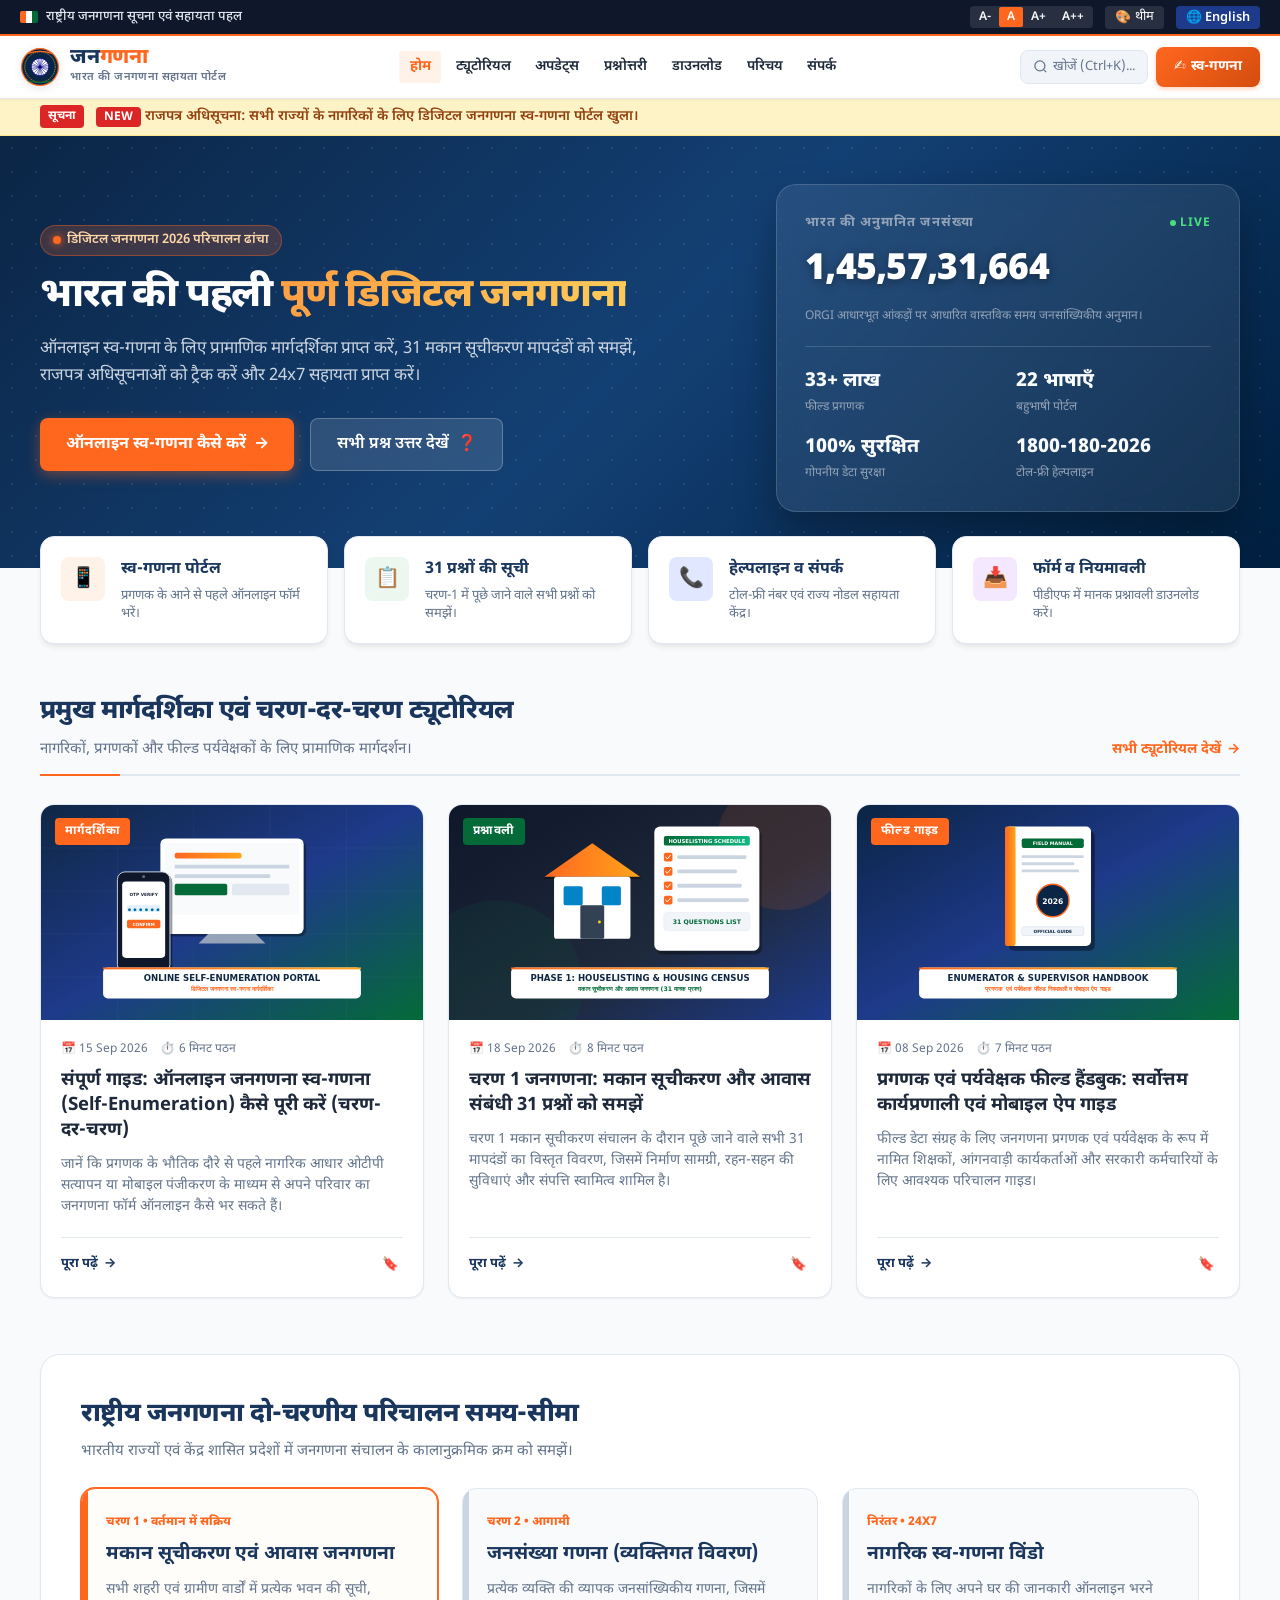
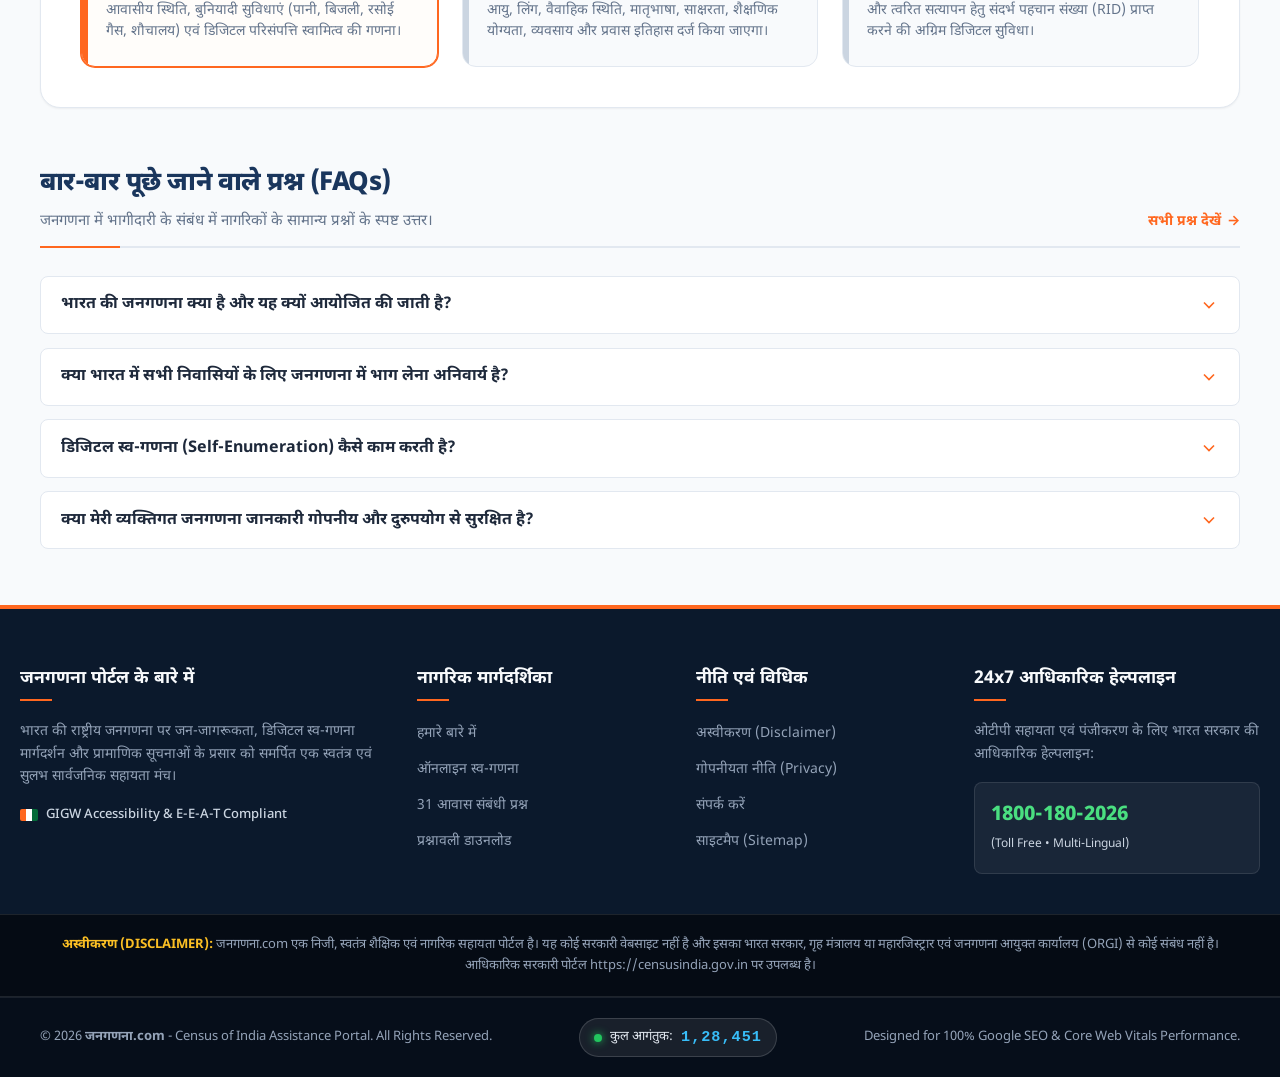
<file: index.html>
<!DOCTYPE html>
<html lang="hi" class="font-md">
<head>
  <meta charset="UTF-8">
  <meta name="viewport" content="width=device-width, initial-scale=1.0, maximum-scale=5.0">
  <title>जनगणना (Janganana) - Census of India Assistance Portal | Tutorials, Updates & FAQs</title>
  
  <!-- Primary Meta Tags -->
  <meta name="title" content="जनगणना (Janganana) - Census of India Assistance Portal | Tutorials, Updates & FAQs">
  <meta name="description" content="जनगणना (Janganana) – Comprehensive assistance portal for Census of India. Get digital self-enumeration guides, 31 houselisting questions, ORGI notifications, and 24x7 helpline.">
  <meta name="keywords" content="janganana, census of india, जनगणना, digital census india, census 2026, self enumeration, janganana portal, orgi census, house listing 31 questions, census helpline, bharat janganana">
  <meta name="author" content="National Census Assistance Portal">
  <meta name="robots" content="index, follow, max-image-preview:large, max-snippet:-1, max-video-preview:-1">
  <link rel="canonical" href="https://xn--31bjwsc6k.com/">

  <!-- Open Graph / Facebook -->
  <meta property="og:type" content="website">
  <meta property="og:url" content="https://xn--31bjwsc6k.com/">
  <meta property="og:title" content="जनगणना (Janganana) - Census of India Assistance Portal">
  <meta property="og:description" content="जनगणना (Janganana) – Comprehensive assistance portal for Census of India. Digital self-enumeration guides, 31 houselisting questions, and ORGI updates.">
  <meta property="og:image" content="https://xn--31bjwsc6k.com/assets/images/self-enumeration-banner.svg">
  <meta property="og:locale" content="hi_IN">
  <meta property="og:locale:alternate" content="en_IN">

  <!-- Twitter -->
  <meta property="twitter:card" content="summary_large_image">
  <meta property="twitter:url" content="https://xn--31bjwsc6k.com/">
  <meta property="twitter:title" content="जनगणना (Janganana) - Census of India Assistance Portal">
  <meta property="twitter:description" content="जनगणना (Janganana) – Comprehensive assistance portal for Census of India. Digital self-enumeration guides, 31 questions & ORGI updates.">
  <meta property="twitter:image" content="https://xn--31bjwsc6k.com/assets/images/self-enumeration-banner.svg">

  <!-- Google Fonts Preconnect & Optimization -->
  <link rel="preconnect" href="https://fonts.googleapis.com">
  <link rel="preconnect" href="https://fonts.gstatic.com" crossorigin>
  <link href="https://fonts.googleapis.com/css2?family=Inter:wght@400;500;600;700;800;900&family=Noto+Sans+Devanagari:wght@400;500;600;700;800&display=swap" rel="stylesheet">

  <!-- Stylesheets -->
  <link rel="stylesheet" href="css/style.css">
  <link rel="stylesheet" href="css/accessibility.css">
  <link rel="manifest" href="manifest.json">
  <meta name="theme-color" content="#FF671F">

  <!-- Google WebSite & SearchAction Structured Data (JSON-LD) -->
  <script type="application/ld+json">
  {
    "@context": "https://schema.org",
    "@type": "WebSite",
    "name": "जनगणना (Janganana) - Census of India Assistance Portal",
    "url": "https://janganana.com/",
    "potentialAction": {
      "@type": "SearchAction",
      "target": "https://janganana.com/?s={search_term_string}",
      "query-input": "required name=search_term_string"
    },
    "description": "Comprehensive Census of India assistance, tutorials, official updates, and citizen self-enumeration guidance.",
    "inLanguage": ["hi-IN", "en-IN"]
  }
  </script>
</head>
<body class="lang-hi">

  <!-- Skip to Main Content (Accessibility) -->
  <a href="#mainContent" class="skip-to-content" data-en="Skip to Main Content" data-hi="मुख्य सामग्री पर जाएं">मुख्य सामग्री पर जाएं</a>

  <!-- GIGW Accessibility Top Bar -->
  <div class="top-accessibility-bar" role="region" aria-label="Accessibility Toolbar">
    <div class="container top-bar-inner">
      <div class="gov-india-badge">
        <div class="tricolor-stripe" aria-hidden="true">
          <span></span><span></span><span></span>
        </div>
        <span data-en="National Census Information & Assistance Initiative" data-hi="राष्ट्रीय जनगणना सूचना एवं सहायता पहल">राष्ट्रीय जनगणना सूचना एवं सहायता पहल</span>
      </div>

      <div class="accessibility-controls">
        <!-- Font Size Scaler -->
        <div class="font-resizer" aria-label="Font Sizing">
          <button class="font-btn" data-size="font-sm" aria-label="Small font">A-</button>
          <button class="font-btn active" data-size="font-md" aria-label="Standard font">A</button>
          <button class="font-btn" data-size="font-lg" aria-label="Large font">A+</button>
          <button class="font-btn" data-size="font-xl" aria-label="Extra Large font">A++</button>
        </div>

        <!-- High Contrast Switcher -->
        <button id="contrastToggleBtn" class="contrast-btn" aria-label="Toggle Theme and Contrast">
          🎨 <span class="contrast-label" data-en="Theme" data-hi="थीम">थीम</span>
        </button>

        <!-- Language Switcher -->
        <button class="lang-toggle-btn" aria-label="Switch Language">
          🌐 English
        </button>
      </div>
    </div>
  </div>

  <!-- Main Site Header -->
  <header class="site-header" role="banner">
    <div class="container header-inner">
      <a href="index.html" class="brand-wrapper" title="जनगणना (Janganana) - Census of India Assistance Portal">
        <img src="assets/images/ashoka-emblem.svg" alt="Ashoka Chakra Emblem" class="ashoka-emblem-svg" width="48" height="48">
        <div class="brand-text">
          <h1>जन<span>गणना</span></h1>
          <span class="brand-subtitle" data-en="Census of India Assistance Portal" data-hi="भारत की जनगणना सहायता पोर्टल">भारत की जनगणना सहायता पोर्टल</span>
        </div>
      </a>

      <!-- Primary Navigation -->
      <nav aria-label="Main Navigation">
        <ul class="nav-links">
          <li><a href="index.html" class="nav-link active" data-en="Home" data-hi="होम">होम</a></li>
          <li><a href="tutorials.html" class="nav-link" data-en="Tutorials" data-hi="ट्यूटोरियल">ट्यूटोरियल</a></li>
          <li><a href="updates.html" class="nav-link" data-en="Updates" data-hi="अपडेट्स">अपडेट्स</a></li>
          <li><a href="faqs.html" class="nav-link" data-en="FAQs" data-hi="प्रश्नोत्तरी">प्रश्नोत्तरी</a></li>
          <li><a href="downloads.html" class="nav-link" data-en="Downloads" data-hi="डाउनलोड">डाउनलोड</a></li>
          <li><a href="about.html" class="nav-link" data-en="About" data-hi="परिचय">परिचय</a></li>
          <li><a href="contact.html" class="nav-link" data-en="Contact" data-hi="संपर्क">संपर्क</a></li>
        </ul>
      </nav>

      <!-- Header Search & Call to Action -->
      <div class="header-actions">
        <button id="headerSearchBtn" class="btn-header-search" aria-label="Search Census Portal">
          <svg width="15" height="15" viewBox="0 0 24 24" fill="none" stroke="currentColor" stroke-width="2" aria-hidden="true"><circle cx="11" cy="11" r="8"></circle><line x1="21" y1="21" x2="16.65" y2="16.65"></line></svg>
          <span data-en="Search (Ctrl+K)..." data-hi="खोजें (Ctrl+K)...">खोजें (Ctrl+K)...</span>
        </button>
        <a href="article.html?id=digital-census-self-enumeration-guide" class="btn-self-enum" title="Self-Enumeration Guide">
          <span>✍️</span> <span data-en="Self-Enumerate" data-hi="स्व-गणना">स्व-गणना</span>
        </a>
        <button id="mobileMenuToggleBtn" class="mobile-menu-toggle" aria-label="Open Navigation Menu" aria-expanded="false">
          ☰
        </button>
      </div>
    </div>
  </header>

  <!-- Breaking Announcement Ticker -->
  <div class="announcement-ticker" role="region" aria-label="Latest Announcements">
    <div class="container ticker-wrapper">
      <span class="ticker-badge" data-en="ALERT" data-hi="सूचना">सूचना</span>
      <div id="liveTickerContainer" class="ticker-content">
        <!-- Injected dynamically by app.js -->
        <span>लोड हो रहा है...</span>
      </div>
    </div>
  </div>

  <!-- Main Content Body -->
  <main id="mainContent">

    <!-- Hero Portal Section -->
    <section class="hero-portal" aria-labelledby="heroTitle">
      <div class="container hero-grid">
        <div class="hero-left">
          <div class="hero-badge-live">
            <span class="dot" aria-hidden="true"></span>
            <span data-en="Digital Census 2026 Operational Framework" data-hi="डिजिटल जनगणना 2026 परिचालन ढांचा">डिजिटल जनगणना 2026 परिचालन ढांचा</span>
          </div>
          <h1 id="heroTitle" class="hero-title">
            <span data-en="Empowering Every Citizen in India's First " data-hi="भारत की पहली ">भारत की पहली </span>
            <span class="highlight" data-en="Fully Digital Census" data-hi="पूर्ण डिजिटल जनगणना">पूर्ण डिजिटल जनगणना</span>
          </h1>
          <p class="hero-desc" data-en="Access verified tutorials for online self-enumeration, understand the 31 houselisting parameters, track official gazette notifications, and get 24x7 helpdesk assistance." data-hi="ऑनलाइन स्व-गणना के लिए प्रामाणिक मार्गदर्शिका प्राप्त करें, 31 मकान सूचीकरण मापदंडों को समझें, राजपत्र अधिसूचनाओं को ट्रैक करें और 24x7 सहायता प्राप्त करें।">
            ऑनलाइन स्व-गणना के लिए प्रामाणिक मार्गदर्शिका प्राप्त करें, 31 मकान सूचीकरण मापदंडों को समझें, राजपत्र अधिसूचनाओं को ट्रैक करें और 24x7 सहायता प्राप्त करें।
          </p>
          <div class="hero-action-buttons">
            <a href="article.html?id=digital-census-self-enumeration-guide" class="btn-primary-hero">
              <span data-en="How to Self-Enumerate Online" data-hi="ऑनलाइन स्व-गणना कैसे करें">ऑनलाइन स्व-गणना कैसे करें</span> →
            </a>
            <a href="faqs.html" class="btn-secondary-hero">
              <span data-en="View All FAQs" data-hi="सभी प्रश्न उत्तर देखें">सभी प्रश्न उत्तर देखें</span> ❓
            </a>
          </div>
        </div>

        <!-- Live Real-Time Population Display Card -->
        <div class="hero-right">
          <div class="census-live-card">
            <div class="card-header-label">
              <span data-en="Estimated Population of India" data-hi="भारत की अनुमानित जनसंख्या">भारत की अनुमानित जनसंख्या</span>
              <span class="live-indicator"><span class="dot" style="width:6px; height:6px; background:#4ade80; border-radius:50%; display:inline-block;"></span> LIVE</span>
            </div>
            <div id="livePopulationDisplay" class="population-display">
              1,44,17,19,852
            </div>
            <p style="font-size: 0.75rem; color: #94a3b8;" data-en="Real-time demographic statistical projection based on ORGI baseline." data-hi="ORGI आधारभूत आंकड़ों पर आधारित वास्तविक समय जनसांख्यिकीय अनुमान।">
              ORGI आधारभूत आंकड़ों पर आधारित वास्तविक समय जनसांख्यिकीय अनुमान।
            </p>

            <div class="census-stats-grid">
              <div class="stat-item">
                <h4 data-en="33+ Lakhs" data-hi="33+ लाख">33+ लाख</h4>
                <p data-en="Field Enumerators" data-hi="फील्ड प्रगणक">फील्ड प्रगणक</p>
              </div>
              <div class="stat-item">
                <h4 data-en="22 Languages" data-hi="22 भाषाएँ">22 भाषाएँ</h4>
                <p data-en="Multilingual Portal" data-hi="बहुभाषी पोर्टल">बहुभाषी पोर्टल</p>
              </div>
              <div class="stat-item">
                <h4 data-en="100% Secure" data-hi="100% सुरक्षित">100% सुरक्षित</h4>
                <p data-en="AES-256 Encryption" data-hi="गोपनीय डेटा सुरक्षा">गोपनीय डेटा सुरक्षा</p>
              </div>
              <div class="stat-item">
                <h4 data-en="1800-180-2026" data-hi="1800-180-2026">1800-180-2026</h4>
                <p data-en="Toll-Free Helpline" data-hi="टोल-फ्री हेल्पलाइन">टोल-फ्री हेल्पलाइन</p>
              </div>
            </div>
          </div>
        </div>
      </div>
    </section>

    <!-- Quick Assistance Services (Gov Design) -->
    <section class="container quick-services-section" aria-label="Citizen Services">
      <div class="services-grid">
        <a href="article.html?id=digital-census-self-enumeration-guide" class="service-card">
          <div class="service-icon-box icon-saffron">📱</div>
          <div class="service-info">
            <h3 data-en="Self-Enumeration" data-hi="स्व-गणना पोर्टल">स्व-गणना पोर्टल</h3>
            <p data-en="Fill household form online before enumerator visit." data-hi="प्रगणक के आने से पहले ऑनलाइन फॉर्म भरें।">प्रगणक के आने से पहले ऑनलाइन फॉर्म भरें।</p>
          </div>
        </a>

        <a href="article.html?id=house-listing-31-questions-guide" class="service-card">
          <div class="service-icon-box icon-green">📋</div>
          <div class="service-info">
            <h3 data-en="31 Questions List" data-hi="31 प्रश्नों की सूची">31 प्रश्नों की सूची</h3>
            <p data-en="Know all Phase-1 questions asked in your area." data-hi="चरण-1 में पूछे जाने वाले सभी प्रश्नों को समझें।">चरण-1 में पूछे जाने वाले सभी प्रश्नों को समझें।</p>
          </div>
        </a>

        <a href="article.html?id=census-helpline-directory" class="service-card">
          <div class="service-icon-box icon-navy">📞</div>
          <div class="service-info">
            <h3 data-en="Helpline & Support" data-hi="हेल्पलाइन व संपर्क">हेल्पलाइन व संपर्क</h3>
            <p data-en="Toll-free numbers & state nodal helpdesks." data-hi="टोल-फ्री नंबर एवं राज्य नोडल सहायता केंद्र।">टोल-फ्री नंबर एवं राज्य नोडल सहायता केंद्र।</p>
          </div>
        </a>

        <a href="downloads.html" class="service-card">
          <div class="service-icon-box icon-purple">📥</div>
          <div class="service-info">
            <h3 data-en="Forms & Manuals" data-hi="फॉर्म व नियमावली">फॉर्म व नियमावली</h3>
            <p data-en="Download sample questionnaires in PDF." data-hi="पीडीएफ में मानक प्रश्नावली डाउनलोड करें।">पीडीएफ में मानक प्रश्नावली डाउनलोड करें।</p>
          </div>
        </a>
      </div>
    </section>

    <!-- Featured Tutorials & Guides -->
    <section class="container" style="margin-bottom: 3.5rem;">
      <div class="section-header">
        <div class="section-title-group">
          <h2 data-en="Featured Tutorials & Step-by-Step Guides" data-hi="प्रमुख मार्गदर्शिका एवं चरण-दर-चरण ट्यूटोरियल">प्रमुख मार्गदर्शिका एवं चरण-दर-चरण ट्यूटोरियल</h2>
          <p data-en="Verified guidance for citizens, enumerators, and field supervisors." data-hi="नागरिकों, प्रगणकों और फील्ड पर्यवेक्षकों के लिए प्रामाणिक मार्गदर्शन।">नागरिकों, प्रगणकों और फील्ड पर्यवेक्षकों के लिए प्रामाणिक मार्गदर्शन।</p>
        </div>
        <a href="tutorials.html" class="view-all-link">
          <span data-en="View All Tutorials" data-hi="सभी ट्यूटोरियल देखें">सभी ट्यूटोरियल देखें</span> →
        </a>
      </div>

      <div class="articles-grid">
        <!-- Article Card 1 -->
        <article class="article-card">
          <div class="article-card-thumb">
            <img src="assets/images/self-enumeration-banner.svg?v=2" alt="Self Enumeration Guide" loading="lazy">
            <span class="card-category-badge badge-tutorial" data-en="Tutorial" data-hi="मार्गदर्शिका">मार्गदर्शिका</span>
          </div>
          <div class="article-card-body">
            <div class="article-meta">
              <span>📅 15 Sep 2026</span>
              <span>⏱️ <span data-en="6 min read" data-hi="6 मिनट पठन">6 मिनट पठन</span></span>
            </div>
            <h3 class="article-card-title">
              <a href="article.html?id=digital-census-self-enumeration-guide" data-en="Complete Guide: How to Complete Census Self-Enumeration Online (Step-by-Step)" data-hi="संपूर्ण गाइड: ऑनलाइन जनगणना स्व-गणना (Self-Enumeration) कैसे पूरी करें (चरण-दर-चरण)">
                संपूर्ण गाइड: ऑनलाइन जनगणना स्व-गणना (Self-Enumeration) कैसे पूरी करें (चरण-दर-चरण)
              </a>
            </h3>
            <p class="article-card-excerpt" data-en="Learn how citizens can fill out their household census form online using Aadhaar OTP verification or mobile registration prior to the enumerator's physical visit." data-hi="जानें कि प्रगणक के भौतिक दौरे से पहले नागरिक आधार ओटीपी सत्यापन या मोबाइल पंजीकरण के माध्यम से अपने परिवार का जनगणना फॉर्म ऑनलाइन कैसे भर सकते हैं।">
              जानें कि प्रगणक के भौतिक दौरे से पहले नागरिक आधार ओटीपी सत्यापन या मोबाइल पंजीकरण के माध्यम से अपने परिवार का जनगणना फॉर्म ऑनलाइन कैसे भर सकते हैं।
            </p>
            <div class="article-card-footer">
              <a href="article.html?id=digital-census-self-enumeration-guide" class="read-more-btn">
                <span data-en="Read Tutorial" data-hi="पूरा पढ़ें">पूरा पढ़ें</span> →
              </a>
              <button class="btn-bookmark" data-article-id="digital-census-self-enumeration-guide" title="Save / Bookmark">
                🔖
              </button>
            </div>
          </div>
        </article>

        <!-- Article Card 2 -->
        <article class="article-card">
          <div class="article-card-thumb">
            <img src="assets/images/houselisting-banner.svg?v=2" alt="31 Houselisting Questions" loading="lazy">
            <span class="card-category-badge badge-guide" data-en="Questionnaire" data-hi="प्रश्नावली">प्रश्नावली</span>
          </div>
          <div class="article-card-body">
            <div class="article-meta">
              <span>📅 18 Sep 2026</span>
              <span>⏱️ <span data-en="8 min read" data-hi="8 मिनट पठन">8 मिनट पठन</span></span>
            </div>
            <h3 class="article-card-title">
              <a href="article.html?id=house-listing-31-questions-guide" data-en="Phase 1 Census: Understanding the 31 House Listing & Housing Questions" data-hi="चरण 1 जनगणना: मकान सूचीकरण और आवास संबंधी 31 प्रश्नों को समझें">
                चरण 1 जनगणना: मकान सूचीकरण और आवास संबंधी 31 प्रश्नों को समझें
              </a>
            </h3>
            <p class="article-card-excerpt" data-en="A comprehensive breakdown of all 31 parameters asked during Phase 1 Houselisting operations, covering building materials, living amenities, asset ownership, and household size." data-hi="चरण 1 मकान सूचीकरण संचालन के दौरान पूछे जाने वाले सभी 31 मापदंडों का विस्तृत विवरण, जिसमें निर्माण सामग्री, रहन-सहन की सुविधाएं और संपत्ति स्वामित्व शामिल है।">
              चरण 1 मकान सूचीकरण संचालन के दौरान पूछे जाने वाले सभी 31 मापदंडों का विस्तृत विवरण, जिसमें निर्माण सामग्री, रहन-सहन की सुविधाएं और संपत्ति स्वामित्व शामिल है।
            </p>
            <div class="article-card-footer">
              <a href="article.html?id=house-listing-31-questions-guide" class="read-more-btn">
                <span data-en="Read Tutorial" data-hi="पूरा पढ़ें">पूरा पढ़ें</span> →
              </a>
              <button class="btn-bookmark" data-article-id="house-listing-31-questions-guide" title="Save / Bookmark">
                🔖
              </button>
            </div>
          </div>
        </article>

        <!-- Article Card 3 -->
        <article class="article-card">
          <div class="article-card-thumb">
            <img src="assets/images/enumerator-handbook.svg?v=2" alt="Enumerator Handbook" loading="lazy">
            <span class="card-category-badge badge-tutorial" data-en="Official Guide" data-hi="फील्ड गाइड">फील्ड गाइड</span>
          </div>
          <div class="article-card-body">
            <div class="article-meta">
              <span>📅 08 Sep 2026</span>
              <span>⏱️ <span data-en="7 min read" data-hi="7 मिनट पठन">7 मिनट पठन</span></span>
            </div>
            <h3 class="article-card-title">
              <a href="article.html?id=enumerator-supervisor-training-handbook" data-en="Enumerator & Supervisor Field Handbook: Best Practices & Mobile App Guide" data-hi="प्रगणक एवं पर्यवेक्षक फील्ड हैंडबुक: सर्वोत्तम कार्यप्रणाली एवं मोबाइल ऐप गाइड">
                प्रगणक एवं पर्यवेक्षक फील्ड हैंडबुक: सर्वोत्तम कार्यप्रणाली एवं मोबाइल ऐप गाइड
              </a>
            </h3>
            <p class="article-card-excerpt" data-en="Essential operational guide for school teachers, Anganwadi workers, and government staff designated as Census Enumerators and Supervisors." data-hi="फील्ड डेटा संग्रह के लिए जनगणना प्रगणक एवं पर्यवेक्षक के रूप में नामित शिक्षकों, आंगनवाड़ी कार्यकर्ताओं और सरकारी कर्मचारियों के लिए आवश्यक परिचालन गाइड।">
              फील्ड डेटा संग्रह के लिए जनगणना प्रगणक एवं पर्यवेक्षक के रूप में नामित शिक्षकों, आंगनवाड़ी कार्यकर्ताओं और सरकारी कर्मचारियों के लिए आवश्यक परिचालन गाइड।
            </p>
            <div class="article-card-footer">
              <a href="article.html?id=enumerator-supervisor-training-handbook" class="read-more-btn">
                <span data-en="Read Tutorial" data-hi="पूरा पढ़ें">पूरा पढ़ें</span> →
              </a>
              <button class="btn-bookmark" data-article-id="enumerator-supervisor-training-handbook" title="Save / Bookmark">
                🔖
              </button>
            </div>
          </div>
        </article>
      </div>
    </section>

    <!-- Census Phases Section -->
    <section class="container" style="margin-bottom: 3.5rem;">
      <div class="census-phases-section">
        <div class="section-title-group">
          <h2 data-en="National Census Two-Phase Operational Timeline" data-hi="राष्ट्रीय जनगणना दो-चरणीय परिचालन समय-सीमा">राष्ट्रीय जनगणना दो-चरणीय परिचालन समय-सीमा</h2>
          <p data-en="Understand the chronological sequence of Census operations across Indian States and UTs." data-hi="भारतीय राज्यों एवं केंद्र शासित प्रदेशों में जनगणना संचालन के कालानुक्रमिक क्रम को समझें।">भारतीय राज्यों एवं केंद्र शासित प्रदेशों में जनगणना संचालन के कालानुक्रमिक क्रम को समझें।</p>
        </div>

        <div class="phases-grid">
          <div class="phase-card active-phase">
            <div class="phase-tag" data-en="Phase 1 • Active Now" data-hi="चरण 1 • वर्तमान में सक्रिय">चरण 1 • वर्तमान में सक्रिय</div>
            <h3 data-en="Houselisting & Housing Census" data-hi="मकान सूचीकरण एवं आवास जनगणना">मकान सूचीकरण एवं आवास जनगणना</h3>
            <p data-en="Listing of every building, residential house, structural conditions, basic amenities (water, electricity, LPG, sanitation), and digital assets ownership across all urban and rural wards." data-hi="सभी शहरी एवं ग्रामीण वार्डों में प्रत्येक भवन की सूची, आवासीय स्थिति, बुनियादी सुविधाएं (पानी, बिजली, रसोई गैस, शौचालय) एवं डिजिटल परिसंपत्ति स्वामित्व की गणना।">
              सभी शहरी एवं ग्रामीण वार्डों में प्रत्येक भवन की सूची, आवासीय स्थिति, बुनियादी सुविधाएं (पानी, बिजली, रसोई गैस, शौचालय) एवं डिजिटल परिसंपत्ति स्वामित्व की गणना।
            </p>
          </div>

          <div class="phase-card">
            <div class="phase-tag" data-en="Phase 2 • Upcoming" data-hi="चरण 2 • आगामी">चरण 2 • आगामी</div>
            <h3 data-en="Population Enumeration (Head Count)" data-hi="जनसंख्या गणना (व्यक्तिगत विवरण)">जनसंख्या गणना (व्यक्तिगत विवरण)</h3>
            <p data-en="Comprehensive demographic head count of every individual, recording age, gender, marital status, mother tongue, literacy, educational attainment, occupation, and migration history." data-hi="प्रत्येक व्यक्ति की व्यापक जनसांख्यिकीय गणना, जिसमें आयु, लिंग, वैवाहिक स्थिति, मातृभाषा, साक्षरता, शैक्षणिक योग्यता, व्यवसाय और प्रवास इतिहास दर्ज किया जाएगा।">
              प्रत्येक व्यक्ति की व्यापक जनसांख्यिकीय गणना, जिसमें आयु, लिंग, वैवाहिक स्थिति, मातृभाषा, साक्षरता, शैक्षणिक योग्यता, व्यवसाय और प्रवास इतिहास दर्ज किया जाएगा।
            </p>
          </div>

          <div class="phase-card">
            <div class="phase-tag" data-en="Continuous • 24x7" data-hi="निरंतर • 24x7">निरंतर • 24x7</div>
            <h3 data-en="Citizen Self-Enumeration Window" data-hi="नागरिक स्व-गणना विंडो">नागरिक स्व-गणना विंडो</h3>
            <p data-en="An advance digital window for citizens to self-fill their household information online and receive a Reference ID (RID) for rapid, paperless verification." data-hi="नागरिकों के लिए अपने घर की जानकारी ऑनलाइन भरने और त्वरित सत्यापन हेतु संदर्भ पहचान संख्या (RID) प्राप्त करने की अग्रिम डिजिटल सुविधा।">
              नागरिकों के लिए अपने घर की जानकारी ऑनलाइन भरने और त्वरित सत्यापन हेतु संदर्भ पहचान संख्या (RID) प्राप्त करने की अग्रिम डिजिटल सुविधा।
            </p>
          </div>
        </div>
      </div>
    </section>

    <!-- Interactive FAQ Section with Google FAQ Schema -->
    <section class="container faq-section">
      <div class="section-header">
        <div class="section-title-group">
          <h2 data-en="Frequently Asked Questions (FAQs)" data-hi="बार-बार पूछे जाने वाले प्रश्न (FAQs)">बार-बार पूछे जाने वाले प्रश्न (FAQs)</h2>
          <p data-en="Clear answers to the most common citizen queries regarding Census Participation." data-hi="जनगणना में भागीदारी के संबंध में नागरिकों के सामान्य प्रश्नों के स्पष्ट उत्तर।">जनगणना में भागीदारी के संबंध में नागरिकों के सामान्य प्रश्नों के स्पष्ट उत्तर।</p>
        </div>
        <a href="faqs.html" class="view-all-link">
          <span data-en="All FAQs" data-hi="सभी प्रश्न देखें">सभी प्रश्न देखें</span> →
        </a>
      </div>

      <!-- FAQ List Container (populated via JS) -->
      <div id="homepageFaqContainer" class="faq-list">
        <!-- Dynamic FAQs loaded here -->
      </div>
    </section>

  </main>

  <!-- National Portal Standard Footer -->
  <footer class="site-footer" role="contentinfo">
    <div class="container footer-top">
      <div class="footer-grid">
        <!-- Col 1: About Portal -->
        <div class="footer-col">
          <h3 data-en="About Janganana Portal" data-hi="जनगणना पोर्टल के बारे में">जनगणना पोर्टल के बारे में</h3>
          <p data-en="An independent, highly accessible public assistance repository dedicated to facilitating awareness, digital self-enumeration guidance, and verified updates on the National Census of India." data-hi="भारत की राष्ट्रीय जनगणना पर जन-जागरूकता, डिजिटल स्व-गणना मार्गदर्शन और प्रामाणिक सूचनाओं के प्रसार को समर्पित एक स्वतंत्र एवं सुलभ सार्वजनिक सहायता मंच।">
            भारत की राष्ट्रीय जनगणना पर जन-जागरूकता, डिजिटल स्व-गणना मार्गदर्शन और प्रामाणिक सूचनाओं के प्रसार को समर्पित एक स्वतंत्र एवं सुलभ सार्वजनिक सहायता मंच।
          </p>
          <div class="gov-india-badge">
            <div class="tricolor-stripe" aria-hidden="true">
              <span></span><span></span><span></span>
            </div>
            <span style="color:#cbd5e1; font-size:0.8125rem;">GIGW Accessibility & E-E-A-T Compliant</span>
          </div>
        </div>

        <!-- Col 2: Quick Links -->
        <div class="footer-col">
          <h3 data-en="Citizen Guides" data-hi="नागरिक मार्गदर्शिका">नागरिक मार्गदर्शिका</h3>
          <ul class="footer-links">
            <li><a href="about.html" data-en="About Us" data-hi="हमारे बारे में">हमारे बारे में</a></li>
            <li><a href="article.html?id=digital-census-self-enumeration-guide" data-en="Online Self-Enumeration" data-hi="ऑनलाइन स्व-गणना">ऑनलाइन स्व-गणना</a></li>
            <li><a href="article.html?id=house-listing-31-questions-guide" data-en="31 Housing Questions" data-hi="31 आवास संबंधी प्रश्न">31 आवास संबंधी प्रश्न</a></li>
            <li><a href="downloads.html" data-en="Official Form Downloads" data-hi="प्रश्नावली डाउनलोड">प्रश्नावली डाउनलोड</a></li>
          </ul>
        </div>

        <!-- Col 3: Legal & Trust (AdSense Policy) -->
        <div class="footer-col">
          <h3 data-en="Legal & Policy" data-hi="नीति एवं विधिक">नीति एवं विधिक</h3>
          <ul class="footer-links">
            <li><a href="disclaimer.html" data-en="Disclaimer" data-hi="अस्वीकरण (Disclaimer)">अस्वीकरण (Disclaimer)</a></li>
            <li><a href="privacy.html" data-en="Privacy Policy" data-hi="गोपनीयता नीति (Privacy)">गोपनीयता नीति (Privacy)</a></li>
            <li><a href="contact.html" data-en="Contact Us" data-hi="संपर्क करें">संपर्क करें</a></li>
            <li><a href="sitemap.xml" data-en="XML Sitemap" data-hi="साइटमैप (Sitemap)">साइटमैप (Sitemap)</a></li>
          </ul>
        </div>

        <!-- Col 4: Helpline Helpdesk -->
        <div class="footer-col">
          <h3 data-en="24x7 Official Helpline" data-hi="24x7 आधिकारिक हेल्पलाइन">24x7 आधिकारिक हेल्पलाइन</h3>
          <p data-en="Government of India Official Census Helpline for OTP & Registration:" data-hi="ओटीपी सहायता एवं पंजीकरण के लिए भारत सरकार की आधिकारिक हेल्पलाइन:">ओटीपी सहायता एवं पंजीकरण के लिए भारत सरकार की आधिकारिक हेल्पलाइन:</p>
          <div class="helpline-box">
            <span class="helpline-number">1800-180-2026</span>
            <span style="font-size:0.75rem; color:#cbd5e1;">(Toll Free • Multi-Lingual)</span>
          </div>
        </div>
      </div>
    </div>

    <!-- Prominent Non-Government Disclaimer Banner in Footer -->
    <div style="background: #050b14; border-top: 1px solid rgba(255,255,255,0.1); border-bottom: 1px solid rgba(255,255,255,0.1); padding: 1.25rem 0;">
      <div class="container" style="text-align: center; color: #94a3b8; font-size: 0.8125rem; line-height: 1.6;">
        <strong style="color: #fbbf24;" data-en="DISCLAIMER:" data-hi="अस्वीकरण (DISCLAIMER):">अस्वीकरण (DISCLAIMER):</strong>
        <span data-en="जनगणना.com is a private, independent educational and citizen assistance portal. It is NOT an official government website and has NO affiliation with the Government of India, Ministry of Home Affairs (MHA), or the Office of the Registrar General & Census Commissioner of India (ORGI). Official government portal is accessible at https://censusindia.gov.in." data-hi="जनगणना.com एक निजी, स्वतंत्र शैक्षिक एवं नागरिक सहायता पोर्टल है। यह कोई सरकारी वेबसाइट नहीं है और इसका भारत सरकार, गृह मंत्रालय या महारजिस्ट्रार एवं जनगणना आयुक्त कार्यालय (ORGI) से कोई संबंध नहीं है। आधिकारिक सरकारी पोर्टल https://censusindia.gov.in पर उपलब्ध है।">
          जनगणना.com एक निजी, स्वतंत्र शैक्षिक एवं नागरिक सहायता पोर्टल है। यह कोई सरकारी वेबसाइट नहीं है और इसका भारत सरकार, गृह मंत्रालय या महारजिस्ट्रार एवं जनगणना आयुक्त कार्यालय (ORGI) से कोई संबंध नहीं है। आधिकारिक सरकारी पोर्टल https://censusindia.gov.in पर उपलब्ध है।
        </span>
      </div>
    </div>

    <div class="footer-bottom">
      <div class="container footer-bottom-inner">
        <div>
          © 2026 <strong>जनगणना.com</strong> - Census of India Assistance Portal. All Rights Reserved.
        </div>
        <div class="visitor-counter-badge" style="display:inline-flex; align-items:center; gap:8px; background:rgba(255,255,255,0.08); padding:6px 14px; border-radius:20px; border:1px solid rgba(255,255,255,0.15); font-size:0.8125rem; color:#e2e8f0;">
          <span style="display:inline-block; width:8px; height:8px; background:#22c55e; border-radius:50%; box-shadow:0 0 8px #22c55e;"></span>
          <span data-en="Total Visitors:" data-hi="कुल आगंतुक:">कुल आगंतुक:</span>
          <strong id="visitorCounter" style="color:#38bdf8; font-family:monospace; font-size:0.95rem; letter-spacing:1px;">1,28,450</strong>
        </div>
        <div>
          <span style="color:#94a3b8;">Designed for 100% Google SEO & Core Web Vitals Performance.</span>
        </div>
      </div>
    </div>
  </footer>

  <!-- Search Modal Dialog -->
  <div id="searchModalBackdrop" class="search-modal-backdrop" role="dialog" aria-modal="true" aria-label="Search Modal">
    <div class="search-modal-card">
      <div class="search-modal-header">
        <svg width="20" height="20" viewBox="0 0 24 24" fill="none" stroke="currentColor" stroke-width="2" style="color:var(--text-muted);"><circle cx="11" cy="11" r="8"></circle><line x1="21" y1="21" x2="16.65" y2="16.65"></line></svg>
        <input id="searchModalInput" type="search" class="search-modal-input" placeholder="खोजें... (उदा. स्व-गणना, 31 प्रश्न, हेल्पलाइन, नियम)" data-placeholder-en="Search... (e.g. self enumeration, 31 questions, helpline)" data-placeholder-hi="खोजें... (उदा. स्व-गणना, 31 प्रश्न, हेल्पलाइन, नियम)" autocomplete="off">
        <button id="searchModalClose" style="padding:4px 8px; font-size:1.2rem; color:var(--text-muted);" aria-label="Close Search">✕</button>
      </div>
      <div id="searchResultsContainer" class="search-results-container">
        <!-- Dynamically rendered -->
      </div>
    </div>
  </div>

  <!-- Scripts -->
  <script src="js/articles-data.js"></script>
  <script src="js/app.js"></script>
  <script src="js/search.js"></script>
  <!-- Monetag Vignette Ad Integration -->
  <script>(function(s){s.dataset.zone='11879017',s.src='https://n6wxm.com/vignette.min.js'})([document.documentElement, document.body].filter(Boolean).pop().appendChild(document.createElement('script')))</script>
</body>
</html>
</file>
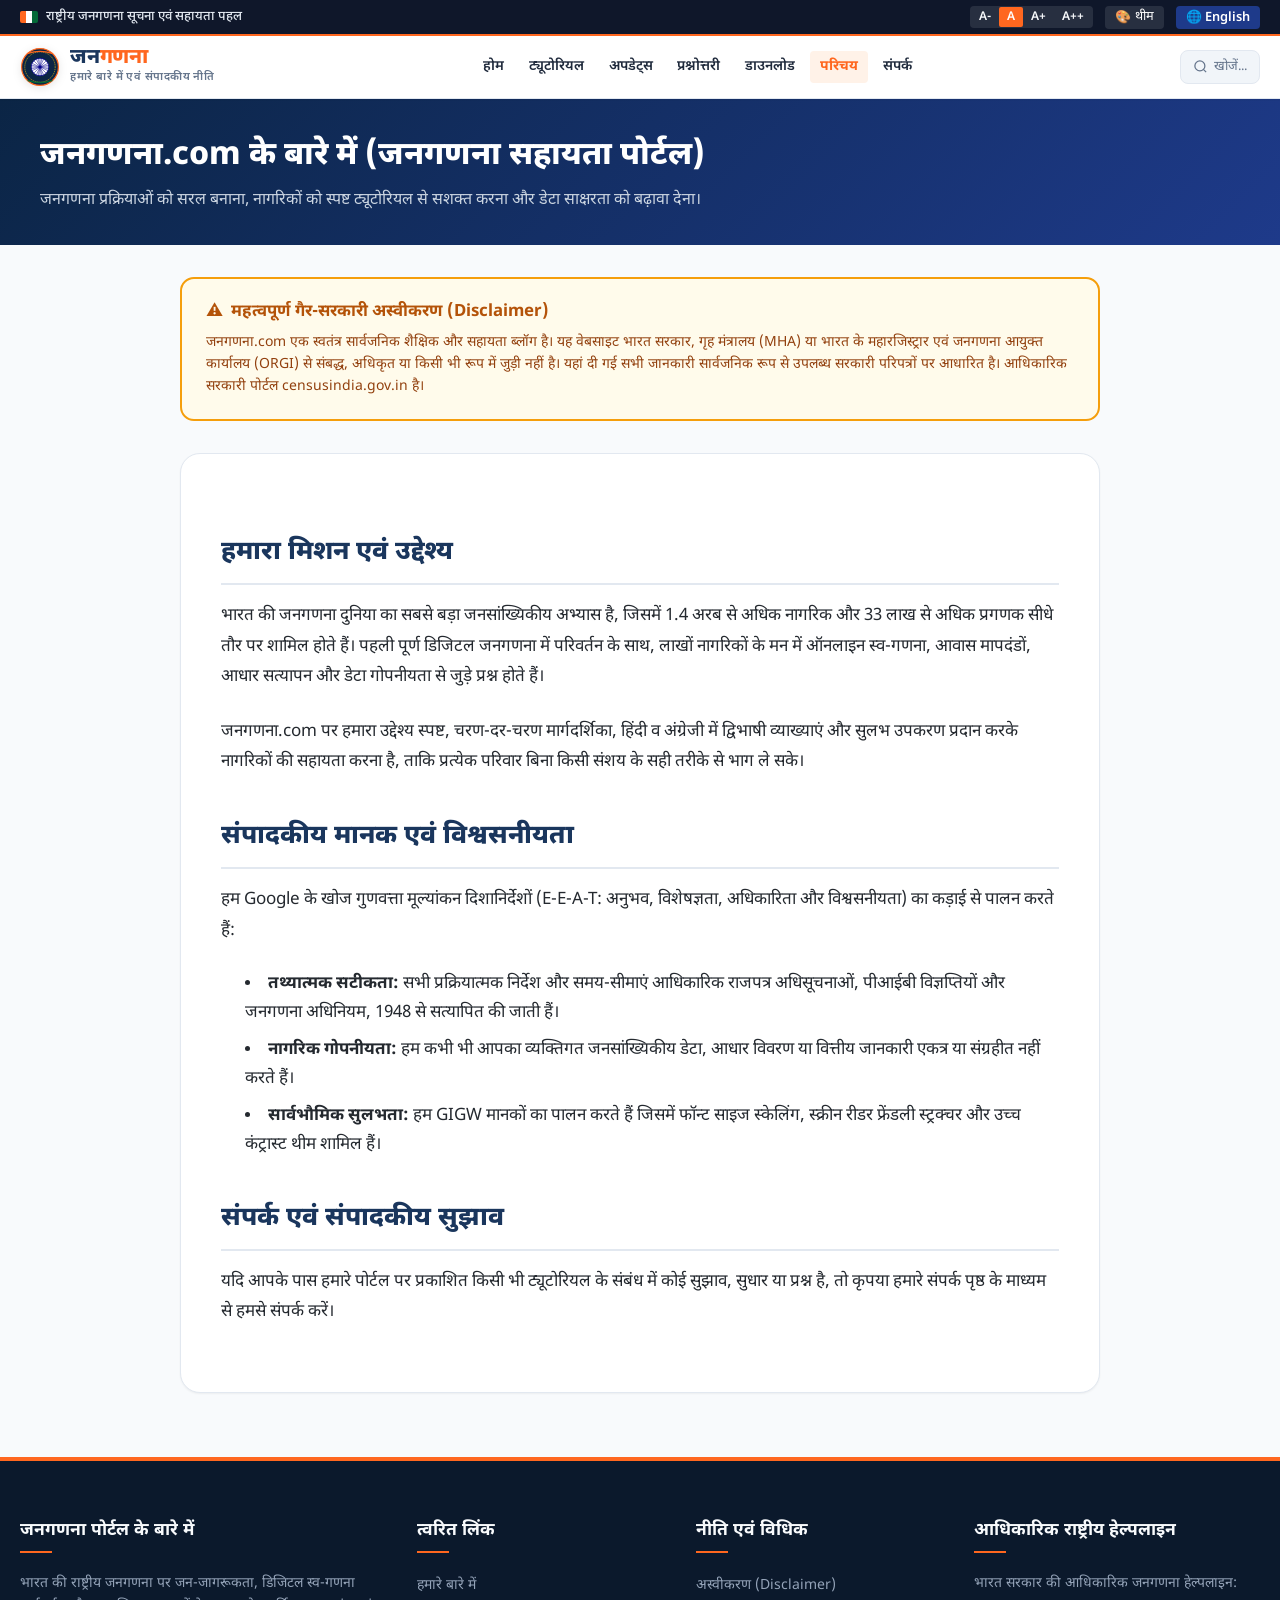
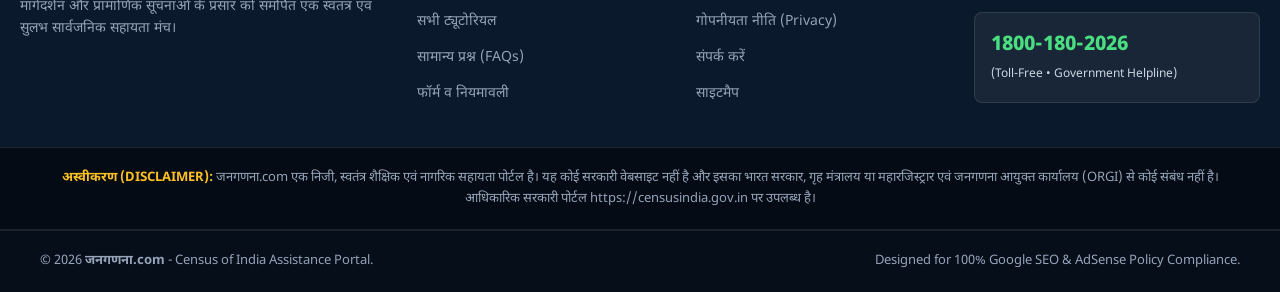
<file: about.html>
<!DOCTYPE html>
<html lang="hi" class="font-md">
<head>
  <meta charset="UTF-8">
  <meta name="viewport" content="width=device-width, initial-scale=1.0, maximum-scale=5.0">
  <title>हमारे बारे में (About Us) | जनगणना (Janganana) - Census Assistance Portal</title>
  
  <meta name="title" content="हमारे बारे में (About Us) | जनगणना (Janganana) - Census Assistance Portal">
  <meta name="description" content="Learn about जनगणना.com, an independent digital initiative dedicated to providing transparent educational tutorials, FAQs, and updates on the Census of India.">
  <meta name="robots" content="index, follow">
  <link rel="canonical" href="https://janganana.com/about.html">

  <link rel="preconnect" href="https://fonts.googleapis.com">
  <link rel="preconnect" href="https://fonts.gstatic.com" crossorigin>
  <link href="https://fonts.googleapis.com/css2?family=Inter:wght@400;500;600;700;800;900&family=Noto+Sans+Devanagari:wght@400;500;600;700;800&display=swap" rel="stylesheet">

  <link rel="stylesheet" href="css/style.css">
  <link rel="stylesheet" href="css/accessibility.css">
  <link rel="stylesheet" href="css/article.css">
</head>
<body class="lang-hi">

  <a href="#mainContent" class="skip-to-content" data-en="Skip to Main Content" data-hi="मुख्य सामग्री पर जाएं">मुख्य सामग्री पर जाएं</a>

  <!-- Top Accessibility Bar -->
  <div class="top-accessibility-bar">
    <div class="container top-bar-inner">
      <div class="gov-india-badge">
        <div class="tricolor-stripe" aria-hidden="true">
          <span></span><span></span><span></span>
        </div>
        <span data-en="National Census Information & Assistance Initiative" data-hi="राष्ट्रीय जनगणना सूचना एवं सहायता पहल">राष्ट्रीय जनगणना सूचना एवं सहायता पहल</span>
      </div>

      <div class="accessibility-controls">
        <div class="font-resizer">
          <button class="font-btn" data-size="font-sm">A-</button>
          <button class="font-btn active" data-size="font-md">A</button>
          <button class="font-btn" data-size="font-lg">A+</button>
          <button class="font-btn" data-size="font-xl">A++</button>
        </div>
        <button id="contrastToggleBtn" class="contrast-btn">🎨 <span class="contrast-label" data-en="Theme" data-hi="थीम">थीम</span></button>
        <button class="lang-toggle-btn">🌐 English</button>
      </div>
    </div>
  </div>

  <!-- Header -->
  <header class="site-header">
    <div class="container header-inner">
      <a href="index.html" class="brand-wrapper">
        <img src="assets/images/ashoka-emblem.svg" alt="Emblem" class="ashoka-emblem-svg" width="48" height="48">
        <div class="brand-text">
          <h1>जन<span>गणना</span></h1>
          <span class="brand-subtitle" data-en="About Us & Editorial Standards" data-hi="हमारे बारे में एवं संपादकीय नीति">हमारे बारे में एवं संपादकीय नीति</span>
        </div>
      </a>

      <nav aria-label="Main Navigation">
        <ul class="nav-links">
          <li><a href="index.html" class="nav-link" data-en="Home" data-hi="होम">होम</a></li>
          <li><a href="tutorials.html" class="nav-link" data-en="Tutorials" data-hi="ट्यूटोरियल">ट्यूटोरियल</a></li>
          <li><a href="updates.html" class="nav-link" data-en="Updates" data-hi="अपडेट्स">अपडेट्स</a></li>
          <li><a href="faqs.html" class="nav-link" data-en="FAQs" data-hi="प्रश्नोत्तरी">प्रश्नोत्तरी</a></li>
          <li><a href="downloads.html" class="nav-link" data-en="Downloads" data-hi="डाउनलोड">डाउनलोड</a></li>
          <li><a href="about.html" class="nav-link active" data-en="About" data-hi="परिचय">परिचय</a></li>
          <li><a href="contact.html" class="nav-link" data-en="Contact" data-hi="संपर्क">संपर्क</a></li>
        </ul>
      </nav>

      <div class="header-actions">
        <button id="headerSearchBtn" class="btn-header-search" aria-label="Search">
          <svg width="15" height="15" viewBox="0 0 24 24" fill="none" stroke="currentColor" stroke-width="2"><circle cx="11" cy="11" r="8"></circle><line x1="21" y1="21" x2="16.65" y2="16.65"></line></svg>
          <span data-en="Search..." data-hi="खोजें...">खोजें...</span>
        </button>
        <button id="mobileMenuToggleBtn" class="mobile-menu-toggle" aria-label="Toggle Menu">☰</button>
      </div>
    </div>
  </header>

  <!-- Page Banner -->
  <div style="background: linear-gradient(135deg, #0b2545, #1e3a8a); color:#fff; padding: 2rem 0;">
    <div class="container">
      <h1 style="font-size: 2rem; font-weight: 800; margin-bottom: 0.35rem;" data-en="About जनगणना.com (Census Assistance Portal)" data-hi="जनगणना.com के बारे में (जनगणना सहायता पोर्टल)">जनगणना.com के बारे में (जनगणना सहायता पोर्टल)</h1>
      <p style="color:#cbd5e1; font-size: 1rem;" data-en="Demystifying Census operations, empowering citizens with clear tutorials, and promoting data literacy." data-hi="जनगणना प्रक्रियाओं को सरल बनाना, नागरिकों को स्पष्ट ट्यूटोरियल से सशक्त करना और डेटा साक्षरता को बढ़ावा देना।">जनगणना प्रक्रियाओं को सरल बनाना, नागरिकों को स्पष्ट ट्यूटोरियल से सशक्त करना और डेटा साक्षरता को बढ़ावा देना।</p>
    </div>
  </div>

  <!-- Main Content -->
  <main id="mainContent" class="container" style="padding-top: 2rem; padding-bottom: 4rem; max-width: 960px;">
    
    <!-- Prominent Non-Government Disclaimer Banner (E-E-A-T / AdSense Mandatory) -->
    <div style="background: #fffbeb; border: 2px solid #f59e0b; border-radius: var(--radius-lg); padding: 1.25rem 1.5rem; margin-bottom: 2rem;">
      <h3 style="color: #b45309; font-size: 1.05rem; display: flex; align-items: center; gap: 0.5rem; margin-bottom: 0.35rem;">
        ⚠️ <span data-en="Important Non-Government Disclaimer" data-hi="महत्वपूर्ण गैर-सरकारी अस्वीकरण (Disclaimer)">महत्वपूर्ण गैर-सरकारी अस्वीकरण (Disclaimer)</span>
      </h3>
      <p style="color: #92400e; font-size: 0.875rem; line-height: 1.6;">
        <span data-en="जनगणना.com is an independent public educational and assistance blog. This website is NOT affiliated with, endorsed by, or in any way associated with the Government of India, the Ministry of Home Affairs (MHA), or the Office of the Registrar General and Census Commissioner of India (ORGI). All information provided is for public awareness and educational purposes based on publicly available government circulars. For the official government portal, please visit censusindia.gov.in." data-hi="जनगणना.com एक स्वतंत्र सार्वजनिक शैक्षिक और सहायता ब्लॉग है। यह वेबसाइट भारत सरकार, गृह मंत्रालय (MHA) या भारत के महारजिस्ट्रार एवं जनगणना आयुक्त कार्यालय (ORGI) से संबद्ध, अधिकृत या किसी भी रूप में जुड़ी नहीं है। यहां दी गई सभी जानकारी सार्वजनिक रूप से उपलब्ध सरकारी परिपत्रों पर आधारित है। आधिकारिक सरकारी पोर्टल censusindia.gov.in है।">
          जनगणना.com एक स्वतंत्र सार्वजनिक शैक्षिक और सहायता ब्लॉग है। यह वेबसाइट भारत सरकार, गृह मंत्रालय (MHA) या भारत के महारजिस्ट्रार एवं जनगणना आयुक्त कार्यालय (ORGI) से संबद्ध, अधिकृत या किसी भी रूप में जुड़ी नहीं है। यहां दी गई सभी जानकारी सार्वजनिक रूप से उपलब्ध सरकारी परिपत्रों पर आधारित है। आधिकारिक सरकारी पोर्टल censusindia.gov.in है।
        </span>
      </p>
    </div>

    <div class="article-main-container">
      <div class="article-prose">
        <h2 data-en="Our Mission & Purpose" data-hi="हमारा मिशन एवं उद्देश्य">हमारा मिशन एवं उद्देश्य</h2>
        <p>
          <span data-en="The Census of India is the single largest demographic exercise in the world, directly involving over 1.4 billion citizens and more than 3.3 million enumerators. With the transition to India's first fully Digital Census, millions of citizens face questions regarding online self-enumeration, household parameters, Aadhaar verification, and privacy safeguards." data-hi="भारत की जनगणना दुनिया का सबसे बड़ा जनसांख्यिकीय अभ्यास है, जिसमें 1.4 अरब से अधिक नागरिक और 33 लाख से अधिक प्रगणक सीधे तौर पर शामिल होते हैं। पहली पूर्ण डिजिटल जनगणना में परिवर्तन के साथ, लाखों नागरिकों के मन में ऑनलाइन स्व-गणना, आवास मापदंडों, आधार सत्यापन और डेटा गोपनीयता से जुड़े प्रश्न होते हैं।">
            भारत की जनगणना दुनिया का सबसे बड़ा जनसांख्यिकीय अभ्यास है, जिसमें 1.4 अरब से अधिक नागरिक और 33 लाख से अधिक प्रगणक सीधे तौर पर शामिल होते हैं। पहली पूर्ण डिजिटल जनगणना में परिवर्तन के साथ, लाखों नागरिकों के मन में ऑनलाइन स्व-गणना, आवास मापदंडों, आधार सत्यापन और डेटा गोपनीयता से जुड़े प्रश्न होते हैं।
          </span>
        </p>
        <p>
          <span data-en="Our mission at जनगणना.com is to bridge the digital divide by offering clear, step-by-step guides, bilingual explanations in Hindi and English, and accessible tools so that every household can participate confidently and error-free." data-hi="जनगणना.com पर हमारा उद्देश्य स्पष्ट, चरण-दर-चरण मार्गदर्शिका, हिंदी व अंग्रेजी में द्विभाषी व्याख्याएं और सुलभ उपकरण प्रदान करके नागरिकों की सहायता करना है, ताकि प्रत्येक परिवार बिना किसी संशय के सही तरीके से भाग ले सके।">
            जनगणना.com पर हमारा उद्देश्य स्पष्ट, चरण-दर-चरण मार्गदर्शिका, हिंदी व अंग्रेजी में द्विभाषी व्याख्याएं और सुलभ उपकरण प्रदान करके नागरिकों की सहायता करना है, ताकि प्रत्येक परिवार बिना किसी संशय के सही तरीके से भाग ले सके।
          </span>
        </p>

        <h2 data-en="Editorial Standards & E-E-A-T Principles" data-hi="संपादकीय मानक एवं विश्वसनीयता">संपादकीय मानक एवं विश्वसनीयता</h2>
        <p>
          <span data-en="We strictly follow Google's Search Quality Evaluator Guidelines (E-E-A-T: Experience, Expertise, Authoritativeness, and Trustworthiness):" data-hi="हम Google के खोज गुणवत्ता मूल्यांकन दिशानिर्देशों (E-E-A-T: अनुभव, विशेषज्ञता, अधिकारिता और विश्वसनीयता) का कड़ाई से पालन करते हैं:">
            हम Google के खोज गुणवत्ता मूल्यांकन दिशानिर्देशों (E-E-A-T: अनुभव, विशेषज्ञता, अधिकारिता और विश्वसनीयता) का कड़ाई से पालन करते हैं:
          </span>
        </p>
        <ul>
          <li>
            <strong data-en="Factual Accuracy:" data-hi="तथ्यात्मक सटीकता:">तथ्यात्मक सटीकता:</strong> 
            <span data-en="All procedural instructions and timelines are cross-verified with official Gazette notifications, PIB releases, and the Census Act, 1948." data-hi="सभी प्रक्रियात्मक निर्देश और समय-सीमाएं आधिकारिक राजपत्र अधिसूचनाओं, पीआईबी विज्ञप्तियों और जनगणना अधिनियम, 1948 से सत्यापित की जाती हैं।">सभी प्रक्रियात्मक निर्देश और समय-सीमाएं आधिकारिक राजपत्र अधिसूचनाओं, पीआईबी विज्ञप्तियों और जनगणना अधिनियम, 1948 से सत्यापित की जाती हैं।</span>
          </li>
          <li>
            <strong data-en="Citizen Privacy Focus:" data-hi="नागरिक गोपनीयता:">नागरिक गोपनीयता:</strong> 
            <span data-en="We never collect, store, or ask for your personal demographic data, Aadhaar details, or financial credentials." data-hi="हम कभी भी आपका व्यक्तिगत जनसांख्यिकीय डेटा, आधार विवरण या वित्तीय जानकारी एकत्र या संग्रहीत नहीं करते हैं।">हम कभी भी आपका व्यक्तिगत जनसांख्यिकीय डेटा, आधार विवरण या वित्तीय जानकारी एकत्र या संग्रहीत नहीं करते हैं।</span>
          </li>
          <li>
            <strong data-en="Accessible Design:" data-hi="सार्वभौमिक सुलभता:">सार्वभौमिक सुलभता:</strong> 
            <span data-en="We implement GIGW (Guidelines for Indian Government Websites) accessibility standards including font scaling, screen reader support, and high contrast themes." data-hi="हम GIGW मानकों का पालन करते हैं जिसमें फॉन्ट साइज स्केलिंग, स्क्रीन रीडर फ्रेंडली स्ट्रक्चर और उच्च कंट्रास्ट थीम शामिल हैं।">हम GIGW मानकों का पालन करते हैं जिसमें फॉन्ट साइज स्केलिंग, स्क्रीन रीडर फ्रेंडली स्ट्रक्चर और उच्च कंट्रास्ट थीम शामिल हैं।</span>
          </li>
        </ul>

        <h2 data-en="Contact & Editorial Inquiries" data-hi="संपर्क एवं संपादकीय सुझाव">संपर्क एवं संपादकीय सुझाव</h2>
        <p>
          <span data-en="If you have suggestions, corrections, or questions regarding any tutorial published on our portal, please feel free to reach out to our editorial team via our Contact Us page." data-hi="यदि आपके पास हमारे पोर्टल पर प्रकाशित किसी भी ट्यूटोरियल के संबंध में कोई सुझाव, सुधार या प्रश्न है, तो कृपया हमारे संपर्क पृष्ठ के माध्यम से हमसे संपर्क करें।">
            यदि आपके पास हमारे पोर्टल पर प्रकाशित किसी भी ट्यूटोरियल के संबंध में कोई सुझाव, सुधार या प्रश्न है, तो कृपया हमारे <a href="contact.html">संपर्क पृष्ठ</a> के माध्यम से हमसे संपर्क करें।
          </span>
        </p>
      </div>
    </div>
  </main>

  <!-- Standard Footer with Mandatory Non-Gov Disclaimer -->
  <footer class="site-footer" role="contentinfo">
    <div class="container footer-top">
      <div class="footer-grid">
        <div class="footer-col">
          <h3 data-en="About Janganana Portal" data-hi="जनगणना पोर्टल के बारे में">जनगणना पोर्टल के बारे में</h3>
          <p data-en="An independent, highly accessible public assistance repository dedicated to facilitating awareness, digital self-enumeration guidance, and verified updates on the National Census of India." data-hi="भारत की राष्ट्रीय जनगणना पर जन-जागरूकता, डिजिटल स्व-गणना मार्गदर्शन और प्रामाणिक सूचनाओं के प्रसार को समर्पित एक स्वतंत्र एवं सुलभ सार्वजनिक सहायता मंच।">
            भारत की राष्ट्रीय जनगणना पर जन-जागरूकता, डिजिटल स्व-गणना मार्गदर्शन और प्रामाणिक सूचनाओं के प्रसार को समर्पित एक स्वतंत्र एवं सुलभ सार्वजनिक सहायता मंच।
          </p>
        </div>

        <div class="footer-col">
          <h3 data-en="Quick Links" data-hi="त्वरित लिंक">त्वरित लिंक</h3>
          <ul class="footer-links">
            <li><a href="about.html" data-en="About Us" data-hi="हमारे बारे में">हमारे बारे में</a></li>
            <li><a href="tutorials.html" data-en="All Tutorials" data-hi="सभी ट्यूटोरियल">सभी ट्यूटोरियल</a></li>
            <li><a href="faqs.html" data-en="Census FAQs" data-hi="सामान्य प्रश्न (FAQs)">सामान्य प्रश्न (FAQs)</a></li>
            <li><a href="downloads.html" data-en="Forms & Manuals" data-hi="फॉर्म व नियमावली">फॉर्म व नियमावली</a></li>
          </ul>
        </div>

        <div class="footer-col">
          <h3 data-en="Legal & Policy" data-hi="नीति एवं विधिक">नीति एवं विधिक</h3>
          <ul class="footer-links">
            <li><a href="disclaimer.html" data-en="Disclaimer" data-hi="अस्वीकरण (Disclaimer)">अस्वीकरण (Disclaimer)</a></li>
            <li><a href="privacy.html" data-en="Privacy Policy" data-hi="गोपनीयता नीति (Privacy)">गोपनीयता नीति (Privacy)</a></li>
            <li><a href="contact.html" data-en="Contact Us" data-hi="संपर्क करें">संपर्क करें</a></li>
            <li><a href="sitemap.xml" data-en="XML Sitemap" data-hi="साइटमैप">साइटमैप</a></li>
          </ul>
        </div>

        <div class="footer-col">
          <h3 data-en="24x7 Official Helpline" data-hi="आधिकारिक राष्ट्रीय हेल्पलाइन">आधिकारिक राष्ट्रीय हेल्पलाइन</h3>
          <p data-en="Government of India Official Census Helpline:" data-hi="भारत सरकार की आधिकारिक जनगणना हेल्पलाइन:">भारत सरकार की आधिकारिक जनगणना हेल्पलाइन:</p>
          <div class="helpline-box">
            <span class="helpline-number">1800-180-2026</span>
            <span style="font-size:0.75rem; color:#cbd5e1;">(Toll-Free • Government Helpline)</span>
          </div>
        </div>
      </div>
    </div>

    <!-- Prominent Non-Government Disclaimer Banner in Footer -->
    <div style="background: #050b14; border-top: 1px solid rgba(255,255,255,0.1); border-bottom: 1px solid rgba(255,255,255,0.1); padding: 1.25rem 0;">
      <div class="container" style="text-align: center; color: #94a3b8; font-size: 0.8125rem; line-height: 1.6;">
        <strong style="color: #fbbf24;" data-en="DISCLAIMER:" data-hi="अस्वीकरण (DISCLAIMER):">अस्वीकरण (DISCLAIMER):</strong>
        <span data-en="जनगणना.com is a private, independent educational and citizen assistance portal. It is NOT an official government website and has NO affiliation with the Government of India, Ministry of Home Affairs (MHA), or the Office of the Registrar General & Census Commissioner of India (ORGI). Official government portal is accessible at https://censusindia.gov.in." data-hi="जनगणना.com एक निजी, स्वतंत्र शैक्षिक एवं नागरिक सहायता पोर्टल है। यह कोई सरकारी वेबसाइट नहीं है और इसका भारत सरकार, गृह मंत्रालय या महारजिस्ट्रार एवं जनगणना आयुक्त कार्यालय (ORGI) से कोई संबंध नहीं है। आधिकारिक सरकारी पोर्टल https://censusindia.gov.in पर उपलब्ध है।">
          जनगणना.com एक निजी, स्वतंत्र शैक्षिक एवं नागरिक सहायता पोर्टल है। यह कोई सरकारी वेबसाइट नहीं है और इसका भारत सरकार, गृह मंत्रालय या महारजिस्ट्रार एवं जनगणना आयुक्त कार्यालय (ORGI) से कोई संबंध नहीं है। आधिकारिक सरकारी पोर्टल https://censusindia.gov.in पर उपलब्ध है।
        </span>
      </div>
    </div>

    <div class="footer-bottom">
      <div class="container footer-bottom-inner">
        <div>© 2026 <strong>जनगणना.com</strong> - Census of India Assistance Portal.</div>
        <div>Designed for 100% Google SEO & AdSense Policy Compliance.</div>
      </div>
    </div>
  </footer>

  <script src="js/articles-data.js"></script>
  <script src="js/app.js"></script>
  <script src="js/search.js"></script>
  <!-- Monetag Vignette Ad Integration -->
  <script>(function(s){s.dataset.zone='11879017',s.src='https://n6wxm.com/vignette.min.js'})([document.documentElement, document.body].filter(Boolean).pop().appendChild(document.createElement('script')))</script>
</body>
</html>
</file>
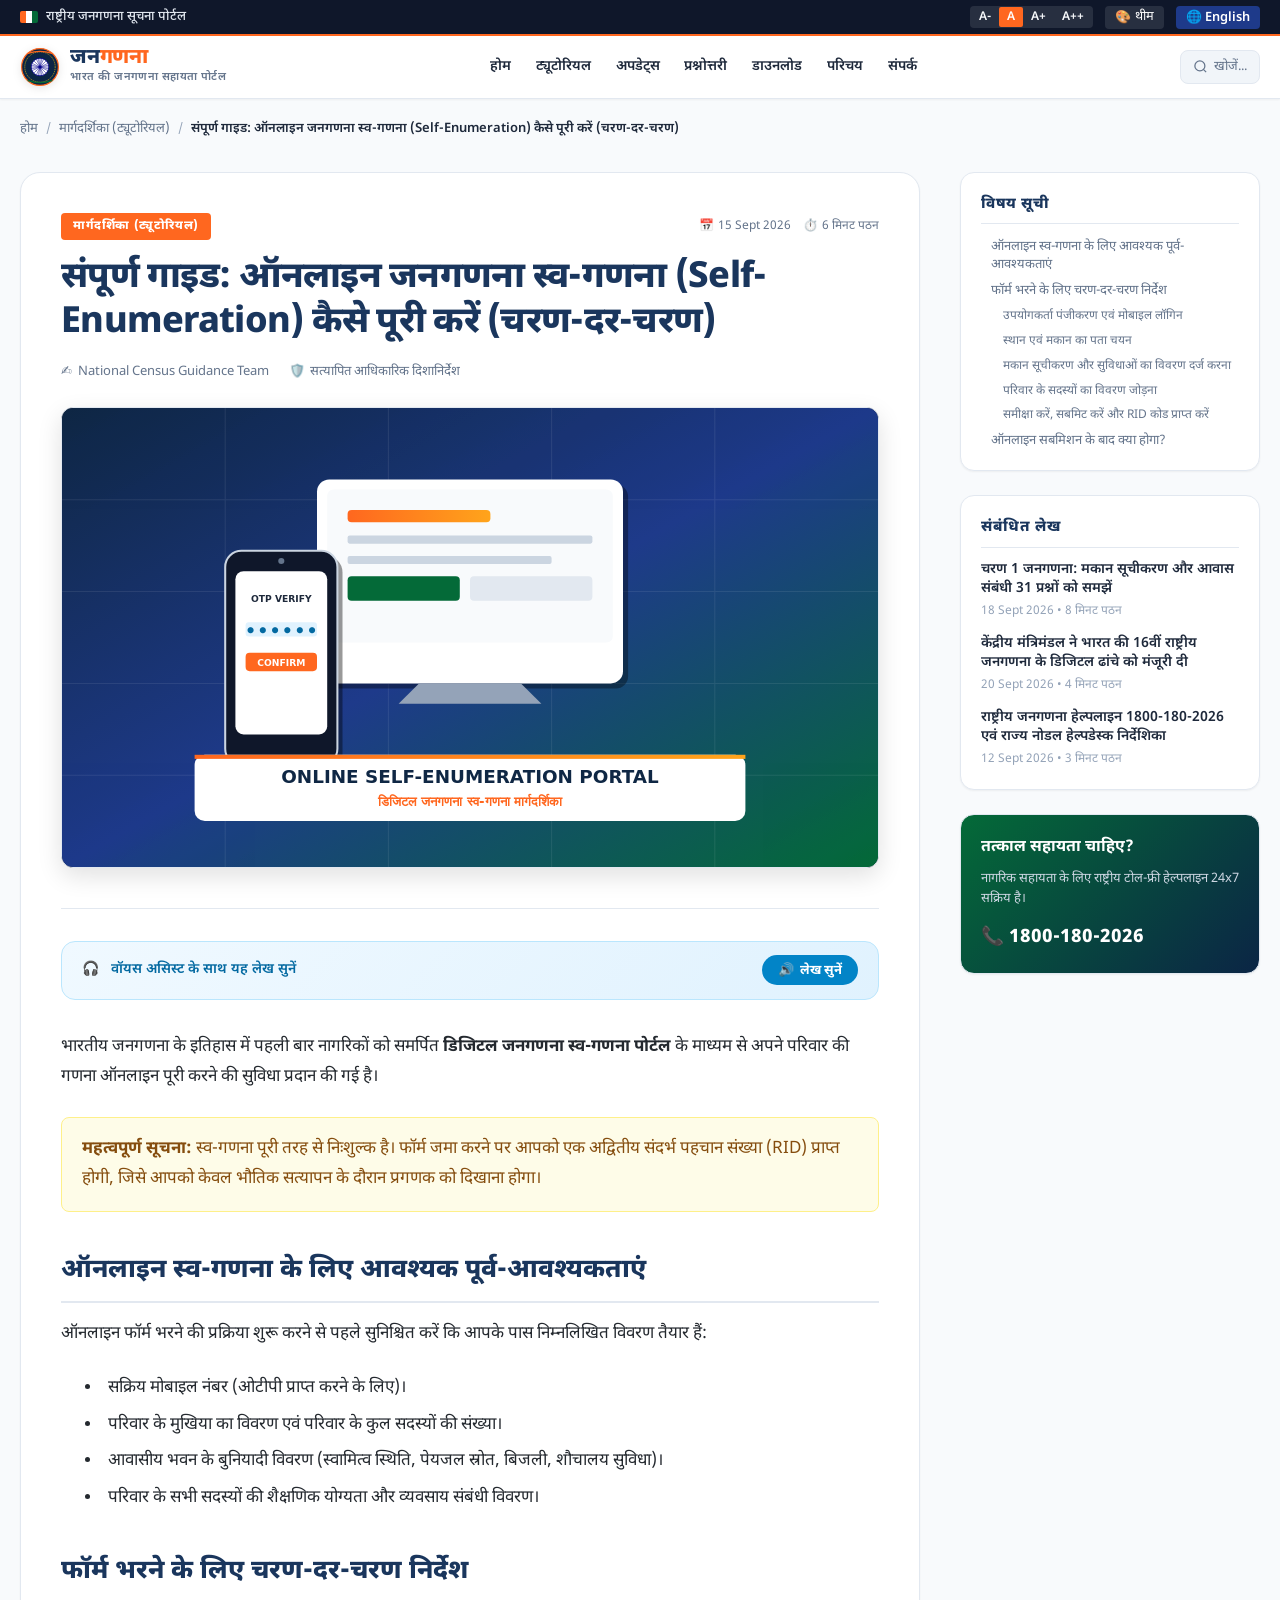
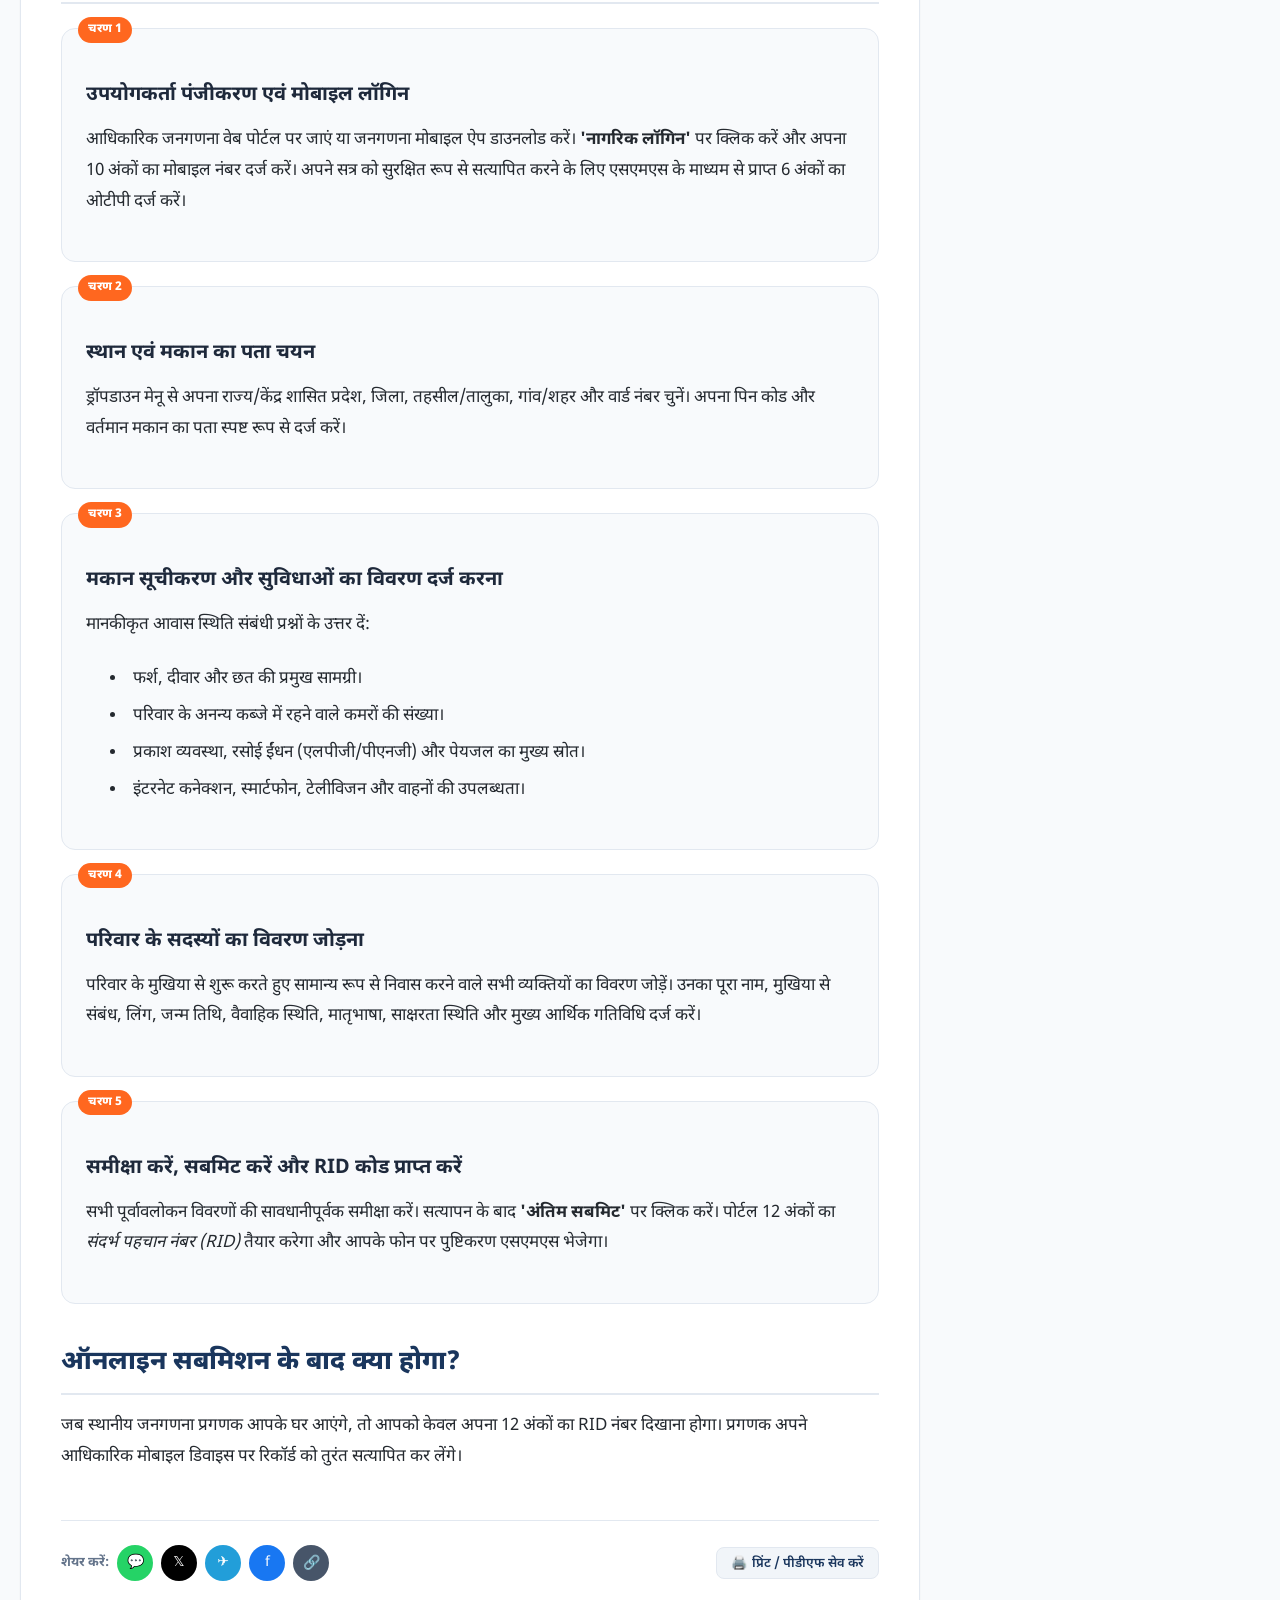
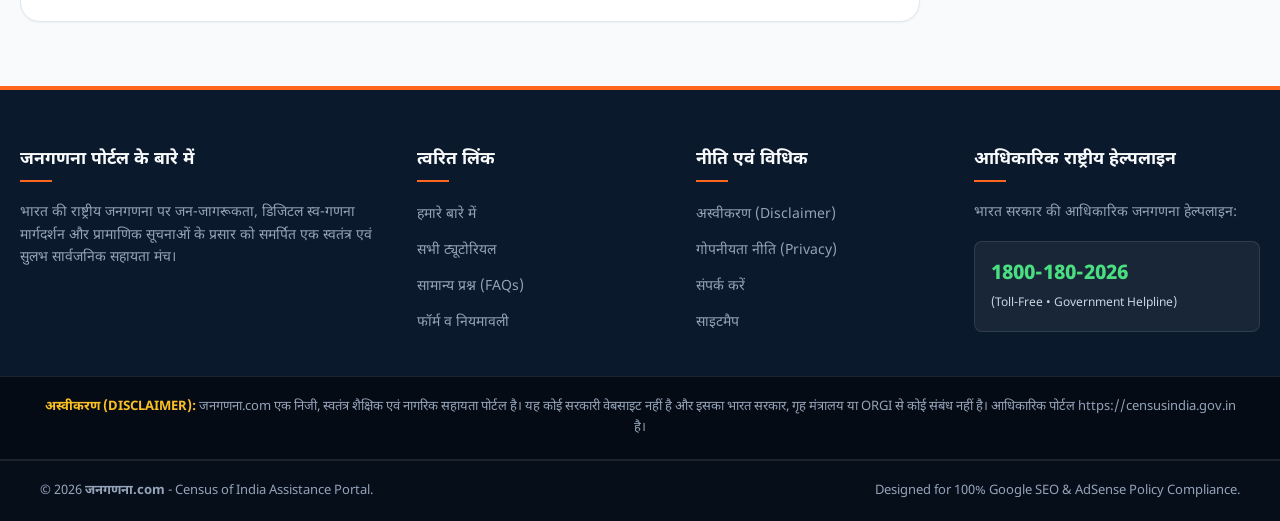
<file: article.html>
<!DOCTYPE html>
<html lang="hi" class="font-md">
<head>
  <meta charset="UTF-8">
  <meta name="viewport" content="width=device-width, initial-scale=1.0, maximum-scale=5.0">
  <title>जनगणना मार्गदर्शिका | Census Article Reader</title>
  
  <meta name="description" content="Step-by-step guidance, official parameters, and comprehensive tutorials on Census of India operations.">
  <meta name="robots" content="index, follow, max-image-preview:large">
  
  <link rel="preconnect" href="https://fonts.googleapis.com">
  <link rel="preconnect" href="https://fonts.gstatic.com" crossorigin>
  <link href="https://fonts.googleapis.com/css2?family=Inter:wght@400;500;600;700;800;900&family=Noto+Sans+Devanagari:wght@400;500;600;700;800&display=swap" rel="stylesheet">

  <link rel="stylesheet" href="css/style.css">
  <link rel="stylesheet" href="css/article.css">
  <link rel="stylesheet" href="css/accessibility.css">
</head>
<body class="lang-hi">

  <!-- Reading Progress Bar (Top) -->
  <div id="readingProgressBar" class="reading-progress-bar" aria-hidden="true"></div>

  <a href="#mainContent" class="skip-to-content" data-en="Skip to Main Content" data-hi="मुख्य सामग्री पर जाएं">मुख्य सामग्री पर जाएं</a>

  <!-- Top Accessibility Bar -->
  <div class="top-accessibility-bar">
    <div class="container top-bar-inner">
      <div class="gov-india-badge">
        <div class="tricolor-stripe" aria-hidden="true">
          <span></span><span></span><span></span>
        </div>
        <span data-en="National Census Information Portal" data-hi="राष्ट्रीय जनगणना सूचना पोर्टल">राष्ट्रीय जनगणना सूचना पोर्टल</span>
      </div>

      <div class="accessibility-controls">
        <div class="font-resizer">
          <button class="font-btn" data-size="font-sm">A-</button>
          <button class="font-btn active" data-size="font-md">A</button>
          <button class="font-btn" data-size="font-lg">A+</button>
          <button class="font-btn" data-size="font-xl">A++</button>
        </div>
        <button id="contrastToggleBtn" class="contrast-btn">🎨 <span class="contrast-label" data-en="Theme" data-hi="थीम">थीम</span></button>
        <button class="lang-toggle-btn">🌐 English</button>
      </div>
    </div>
  </div>

  <!-- Header -->
  <header class="site-header">
    <div class="container header-inner">
      <a href="index.html" class="brand-wrapper">
        <img src="assets/images/ashoka-emblem.svg" alt="Emblem" class="ashoka-emblem-svg" width="48" height="48">
        <div class="brand-text">
          <h1>जन<span>गणना</span></h1>
          <span class="brand-subtitle" data-en="Census of India Assistance Portal" data-hi="भारत की जनगणना सहायता पोर्टल">भारत की जनगणना सहायता पोर्टल</span>
        </div>
      </a>

      <nav aria-label="Main Navigation">
        <ul class="nav-links">
          <li><a href="index.html" class="nav-link" data-en="Home" data-hi="होम">होम</a></li>
          <li><a href="tutorials.html" class="nav-link" data-en="Tutorials" data-hi="ट्यूटोरियल">ट्यूटोरियल</a></li>
          <li><a href="updates.html" class="nav-link" data-en="Updates" data-hi="अपडेट्स">अपडेट्स</a></li>
          <li><a href="faqs.html" class="nav-link" data-en="FAQs" data-hi="प्रश्नोत्तरी">प्रश्नोत्तरी</a></li>
          <li><a href="downloads.html" class="nav-link" data-en="Downloads" data-hi="डाउनलोड">डाउनलोड</a></li>
          <li><a href="about.html" class="nav-link" data-en="About" data-hi="परिचय">परिचय</a></li>
          <li><a href="contact.html" class="nav-link" data-en="Contact" data-hi="संपर्क">संपर्क</a></li>
        </ul>
      </nav>

      <div class="header-actions">
        <button id="headerSearchBtn" class="btn-header-search" aria-label="Search">
          <svg width="15" height="15" viewBox="0 0 24 24" fill="none" stroke="currentColor" stroke-width="2"><circle cx="11" cy="11" r="8"></circle><line x1="21" y1="21" x2="16.65" y2="16.65"></line></svg>
          <span data-en="Search..." data-hi="खोजें...">खोजें...</span>
        </button>
        <button id="mobileMenuToggleBtn" class="mobile-menu-toggle" aria-label="Toggle Menu">☰</button>
      </div>
    </div>
  </header>

  <!-- Breadcrumb Navigation -->
  <div class="container breadcrumb-nav">
    <ul class="breadcrumb-list">
      <li class="breadcrumb-item"><a href="index.html" data-en="Home" data-hi="होम">होम</a></li>
      <li class="breadcrumb-separator">/</li>
      <li class="breadcrumb-item"><a href="tutorials.html" id="bcCategory">मार्गदर्शिका</a></li>
      <li class="breadcrumb-separator">/</li>
      <li class="breadcrumb-item active" id="bcTitle">लोड हो रहा है...</li>
    </ul>
  </div>

  <!-- Main Article Layout Grid -->
  <main id="mainContent" class="container article-page-layout">
    
    <!-- Primary Article Container -->
    <article class="article-main-container">
      
      <!-- Article Header -->
      <header class="article-header">
        <div class="article-header-top">
          <span id="articleCategoryTag" class="article-category-tag badge-tutorial">TUTORIAL</span>
          <div class="article-meta" style="margin-bottom:0;">
            <span>📅 <span id="articlePublishDate">15 Sep 2026</span></span>
            <span>⏱️ <span id="articleReadTime">6 min read</span></span>
          </div>
        </div>

        <h1 id="articleHeadline" class="article-headline">
          लोड हो रहा है...
        </h1>

        <div class="article-submeta">
          <span class="submeta-item">✍️ <span id="articleAuthorName">National Census Guidance Team</span></span>
          <span class="submeta-item">🛡️ <span data-en="Verified Official Guidelines" data-hi="सत्यापित आधिकारिक दिशानिर्देश">सत्यापित आधिकारिक दिशानिर्देश</span></span>
        </div>

        <!-- Featured Banner Image -->
        <div class="article-featured-image" style="margin: 1.5rem 0 1rem 0; border-radius: 12px; overflow: hidden; box-shadow: 0 8px 24px rgba(0,0,0,0.12); border: 1px solid #e2e8f0; background: #0f172a;">
          <img id="articleFeatureImg" src="assets/images/self-enumeration-banner.svg" alt="Article Feature Banner" style="width:100%; height:auto; display:block; aspect-ratio:16/9; object-fit:cover;">
        </div>
      </header>

      <!-- Text-to-Speech (TTS) Voice Player -->
      <div id="ttsReaderBox" class="tts-reader-box" role="region" aria-label="Audio Reader">
        <div class="tts-info">
          <span>🎧</span>
          <span data-en="Listen to this article with Voice Assist" data-hi="वॉयस असिस्ट के साथ यह लेख सुनें">वॉयस असिस्ट के साथ यह लेख सुनें</span>
        </div>
        <div class="tts-controls">
          <button id="toggleTtsBtn" class="btn-tts">
            🔊 <span data-en="Listen Article" data-hi="लेख सुनें">लेख सुनें</span>
          </button>
        </div>
      </div>

      <!-- Article Prose Content (Dynamically rendered) -->
      <div id="articleProseContainer" class="article-prose">
        <!-- Content injected here -->
      </div>

      <!-- Social Share & Print Action Footer -->
      <footer class="article-action-footer">
        <div class="share-group">
          <span class="share-label" data-en="Share Guide:" data-hi="शेयर करें:">शेयर करें:</span>
          <a id="shareWhatsApp" target="_blank" rel="noopener" class="btn-share-icon share-wa" title="WhatsApp" aria-label="Share on WhatsApp">💬</a>
          <a id="shareTwitter" target="_blank" rel="noopener" class="btn-share-icon share-x" title="X (Twitter)" aria-label="Share on X">𝕏</a>
          <a id="shareTelegram" target="_blank" rel="noopener" class="btn-share-icon share-tg" title="Telegram" aria-label="Share on Telegram">✈️</a>
          <a id="shareFacebook" target="_blank" rel="noopener" class="btn-share-icon share-fb" title="Facebook" aria-label="Share on Facebook">f</a>
          <button id="shareCopyLink" class="btn-share-icon share-copy" title="Copy Link" aria-label="Copy article link">🔗</button>
        </div>

        <div>
          <button id="printArticleBtn" class="btn-print-page">
            🖨️ <span data-en="Print / Save PDF" data-hi="प्रिंट / पीडीएफ सेव करें">प्रिंट / पीडीएफ सेव करें</span>
          </button>
        </div>
      </footer>

    </article>

    <!-- Sidebar (Sticky Table of Contents, Related Guides, Author) -->
    <aside class="article-sidebar" aria-label="Sidebar Content">
      
      <!-- Table of Contents Widget -->
      <div id="tocWidget" class="sidebar-widget">
        <h3 class="widget-title" data-en="Table of Contents" data-hi="विषय सूची">विषय सूची</h3>
        <ul id="articleTocList" class="toc-list">
          <!-- Dynamic TOC items -->
        </ul>
      </div>

      <!-- Related Guides Widget -->
      <div class="sidebar-widget">
        <h3 class="widget-title" data-en="Related Guides" data-hi="संबंधित लेख">संबंधित लेख</h3>
        <ul id="relatedArticlesList" class="related-posts-list">
          <!-- Dynamic related posts -->
        </ul>
      </div>

      <!-- Helpline Quick Card -->
      <div class="sidebar-widget" style="background: linear-gradient(135deg, #046A38, #0b2545); color:#fff;">
        <h3 style="color:#fff; font-size:1rem; margin-bottom:0.5rem;" data-en="Need Instant Help?" data-hi="तत्काल सहायता चाहिए?">तत्काल सहायता चाहिए?</h3>
        <p style="font-size:0.8125rem; color:#cbd5e1; margin-bottom:0.85rem;" data-en="National Toll-Free Helpline is active 24x7 for all citizen assistance." data-hi="नागरिक सहायता के लिए राष्ट्रीय टोल-फ्री हेल्पलाइन 24x7 सक्रिय है।">नागरिक सहायता के लिए राष्ट्रीय टोल-फ्री हेल्पलाइन 24x7 सक्रिय है।</p>
        <a href="tel:18001802026" style="color:#fff; font-weight:800; font-size:1.15rem; display:block;">📞 1800-180-2026</a>
      </div>

    </aside>

  </main>

  <!-- Footer -->
  <footer class="site-footer" role="contentinfo">
    <div class="container footer-top">
      <div class="footer-grid">
        <div class="footer-col">
          <h3 data-en="About Janganana Portal" data-hi="जनगणना पोर्टल के बारे में">जनगणना पोर्टल के बारे में</h3>
          <p data-en="An independent, highly accessible public assistance repository dedicated to facilitating awareness, digital self-enumeration guidance, and verified updates on the National Census of India." data-hi="भारत की राष्ट्रीय जनगणना पर जन-जागरूकता, डिजिटल स्व-गणना मार्गदर्शन और प्रामाणिक सूचनाओं के प्रसार को समर्पित एक स्वतंत्र एवं सुलभ सार्वजनिक सहायता मंच।">
            भारत की राष्ट्रीय जनगणना पर जन-जागरूकता, डिजिटल स्व-गणना मार्गदर्शन और प्रामाणिक सूचनाओं के प्रसार को समर्पित एक स्वतंत्र एवं सुलभ सार्वजनिक सहायता मंच।
          </p>
        </div>

        <div class="footer-col">
          <h3 data-en="Quick Links" data-hi="त्वरित लिंक">त्वरित लिंक</h3>
          <ul class="footer-links">
            <li><a href="about.html" data-en="About Us" data-hi="हमारे बारे में">हमारे बारे में</a></li>
            <li><a href="tutorials.html" data-en="All Tutorials" data-hi="सभी ट्यूटोरियल">सभी ट्यूटोरियल</a></li>
            <li><a href="faqs.html" data-en="Census FAQs" data-hi="सामान्य प्रश्न (FAQs)">सामान्य प्रश्न (FAQs)</a></li>
            <li><a href="downloads.html" data-en="Forms & Manuals" data-hi="फॉर्म व नियमावली">फॉर्म व नियमावली</a></li>
          </ul>
        </div>

        <div class="footer-col">
          <h3 data-en="Legal & Policy" data-hi="नीति एवं विधिक">नीति एवं विधिक</h3>
          <ul class="footer-links">
            <li><a href="disclaimer.html" data-en="Disclaimer" data-hi="अस्वीकरण (Disclaimer)">अस्वीकरण (Disclaimer)</a></li>
            <li><a href="privacy.html" data-en="Privacy Policy" data-hi="गोपनीयता नीति (Privacy)">गोपनीयता नीति (Privacy)</a></li>
            <li><a href="contact.html" data-en="Contact Us" data-hi="संपर्क करें">संपर्क करें</a></li>
            <li><a href="sitemap.xml" data-en="XML Sitemap" data-hi="साइटमैप">साइटमैप</a></li>
          </ul>
        </div>

        <div class="footer-col">
          <h3 data-en="24x7 Official Helpline" data-hi="आधिकारिक राष्ट्रीय हेल्पलाइन">आधिकारिक राष्ट्रीय हेल्पलाइन</h3>
          <p data-en="Government of India Official Census Helpline:" data-hi="भारत सरकार की आधिकारिक जनगणना हेल्पलाइन:">भारत सरकार की आधिकारिक जनगणना हेल्पलाइन:</p>
          <div class="helpline-box">
            <span class="helpline-number">1800-180-2026</span>
            <span style="font-size:0.75rem; color:#cbd5e1;">(Toll-Free • Government Helpline)</span>
          </div>
        </div>
      </div>
    </div>

    <!-- Non-Gov Footer Note -->
    <div style="background: #050b14; border-top: 1px solid rgba(255,255,255,0.1); border-bottom: 1px solid rgba(255,255,255,0.1); padding: 1.25rem 0;">
      <div class="container" style="text-align: center; color: #94a3b8; font-size: 0.8125rem; line-height: 1.6;">
        <strong style="color: #fbbf24;" data-en="DISCLAIMER:" data-hi="अस्वीकरण (DISCLAIMER):">अस्वीकरण (DISCLAIMER):</strong>
        <span data-en="जनगणना.com is a private, independent educational and citizen assistance portal. It is NOT an official government website and has NO affiliation with the Government of India, Ministry of Home Affairs (MHA), or ORGI. Official portal is https://censusindia.gov.in." data-hi="जनगणना.com एक निजी, स्वतंत्र शैक्षिक एवं नागरिक सहायता पोर्टल है। यह कोई सरकारी वेबसाइट नहीं है और इसका भारत सरकार, गृह मंत्रालय या ORGI से कोई संबंध नहीं है। आधिकारिक पोर्टल https://censusindia.gov.in है।">
          जनगणना.com एक निजी, स्वतंत्र शैक्षिक एवं नागरिक सहायता पोर्टल है। यह कोई सरकारी वेबसाइट नहीं है और इसका भारत सरकार, गृह मंत्रालय या ORGI से कोई संबंध नहीं है। आधिकारिक पोर्टल https://censusindia.gov.in है।
        </span>
      </div>
    </div>

    <div class="footer-bottom">
      <div class="container footer-bottom-inner">
        <div>© 2026 <strong>जनगणना.com</strong> - Census of India Assistance Portal.</div>
        <div>Designed for 100% Google SEO & AdSense Policy Compliance.</div>
      </div>
    </div>
  </footer>

  <!-- Search Modal -->
  <div id="searchModalBackdrop" class="search-modal-backdrop">
    <div class="search-modal-card">
      <div class="search-modal-header">
        <input id="searchModalInput" type="search" class="search-modal-input" placeholder="खोजें...">
        <button id="searchModalClose">✕</button>
      </div>
      <div id="searchResultsContainer" class="search-results-container"></div>
    </div>
  </div>

  <!-- Scripts -->
  <script src="js/articles-data.js"></script>
  <script src="js/app.js"></script>
  <script src="js/search.js"></script>
  <script src="js/article-renderer.js"></script>
  <!-- Monetag Vignette Ad Integration -->
  <script>(function(s){s.dataset.zone='11879017',s.src='https://n6wxm.com/vignette.min.js'})([document.documentElement, document.body].filter(Boolean).pop().appendChild(document.createElement('script')))</script>
</body>
</html>
</file>
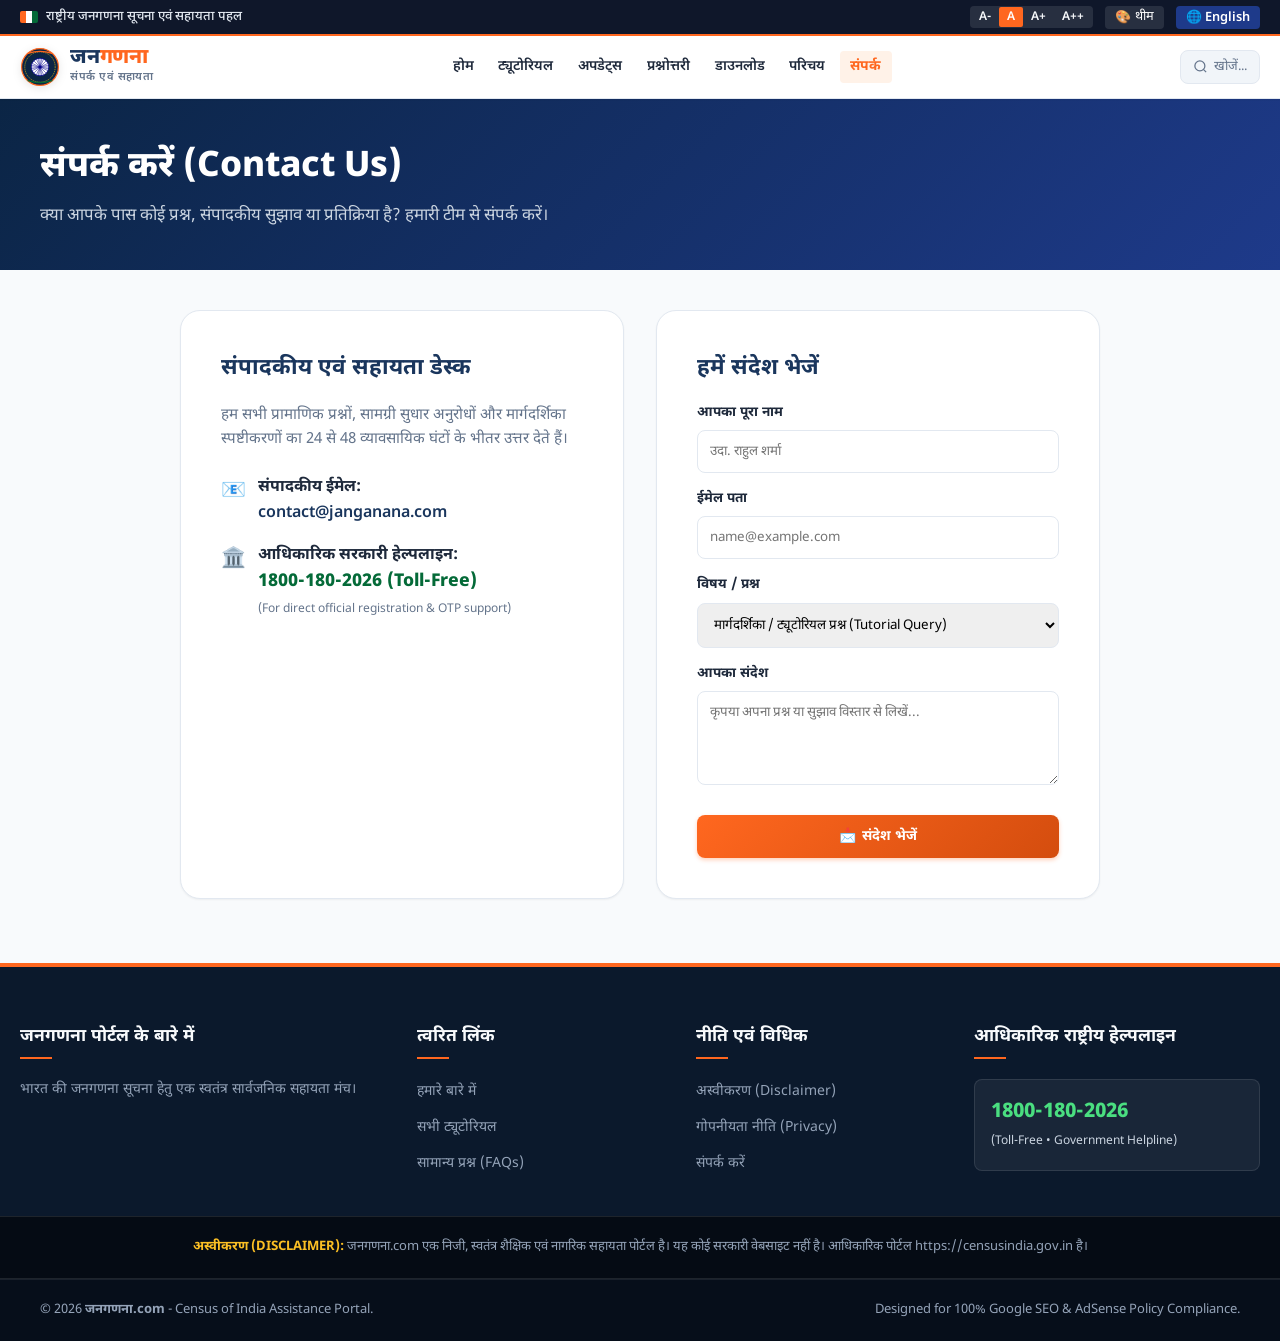
<file: contact.html>
<!DOCTYPE html>
<html lang="hi" class="font-md">
<head>
  <meta charset="UTF-8">
  <meta name="viewport" content="width=device-width, initial-scale=1.0, maximum-scale=5.0">
  <title>संपर्क करें (Contact Us) | जनगणना (Janganana) - Census Assistance</title>
  
  <meta name="title" content="संपर्क करें (Contact Us) | जनगणना (Janganana) - Census Assistance">
  <meta name="description" content="Contact the editorial and support desk at जनगणना.com for feedback, queries, content corrections, and educational inquiries.">
  <meta name="robots" content="index, follow">
  <link rel="canonical" href="https://janganana.com/contact.html">

  <link rel="preconnect" href="https://fonts.googleapis.com">
  <link rel="preconnect" href="https://fonts.gstatic.com" crossorigin>
  <link href="https://fonts.googleapis.com/css2?family=Inter:wght@400;500;600;700;800;900&family=Noto+Sans+Devanagari:wght@400;500;600;700;800&display=swap" rel="stylesheet">

  <link rel="stylesheet" href="css/style.css">
  <link rel="stylesheet" href="css/accessibility.css">
  <link rel="stylesheet" href="css/article.css">
</head>
<body class="lang-hi">

  <a href="#mainContent" class="skip-to-content" data-en="Skip to Main Content" data-hi="मुख्य सामग्री पर जाएं">मुख्य सामग्री पर जाएं</a>

  <div class="top-accessibility-bar">
    <div class="container top-bar-inner">
      <div class="gov-india-badge">
        <div class="tricolor-stripe" aria-hidden="true">
          <span></span><span></span><span></span>
        </div>
        <span data-en="National Census Information & Assistance Initiative" data-hi="राष्ट्रीय जनगणना सूचना एवं सहायता पहल">राष्ट्रीय जनगणना सूचना एवं सहायता पहल</span>
      </div>

      <div class="accessibility-controls">
        <div class="font-resizer">
          <button class="font-btn" data-size="font-sm">A-</button>
          <button class="font-btn active" data-size="font-md">A</button>
          <button class="font-btn" data-size="font-lg">A+</button>
          <button class="font-btn" data-size="font-xl">A++</button>
        </div>
        <button id="contrastToggleBtn" class="contrast-btn">🎨 <span class="contrast-label" data-en="Theme" data-hi="थीम">थीम</span></button>
        <button class="lang-toggle-btn">🌐 English</button>
      </div>
    </div>
  </div>

  <header class="site-header">
    <div class="container header-inner">
      <a href="index.html" class="brand-wrapper">
        <img src="assets/images/ashoka-emblem.svg" alt="Emblem" class="ashoka-emblem-svg" width="48" height="48">
        <div class="brand-text">
          <h1>जन<span>गणना</span></h1>
          <span class="brand-subtitle" data-en="Contact & Support" data-hi="संपर्क एवं सहायता">संपर्क एवं सहायता</span>
        </div>
      </a>

      <nav aria-label="Main Navigation">
        <ul class="nav-links">
          <li><a href="index.html" class="nav-link" data-en="Home" data-hi="होम">होम</a></li>
          <li><a href="tutorials.html" class="nav-link" data-en="Tutorials" data-hi="ट्यूटोरियल">ट्यूटोरियल</a></li>
          <li><a href="updates.html" class="nav-link" data-en="Updates" data-hi="अपडेट्स">अपडेट्स</a></li>
          <li><a href="faqs.html" class="nav-link" data-en="FAQs" data-hi="प्रश्नोत्तरी">प्रश्नोत्तरी</a></li>
          <li><a href="downloads.html" class="nav-link" data-en="Downloads" data-hi="डाउनलोड">डाउनलोड</a></li>
          <li><a href="about.html" class="nav-link" data-en="About" data-hi="परिचय">परिचय</a></li>
          <li><a href="contact.html" class="nav-link active" data-en="Contact" data-hi="संपर्क">संपर्क</a></li>
        </ul>
      </nav>

      <div class="header-actions">
        <button id="headerSearchBtn" class="btn-header-search" aria-label="Search">
          <svg width="15" height="15" viewBox="0 0 24 24" fill="none" stroke="currentColor" stroke-width="2"><circle cx="11" cy="11" r="8"></circle><line x1="21" y1="21" x2="16.65" y2="16.65"></line></svg>
          <span data-en="Search..." data-hi="खोजें...">खोजें...</span>
        </button>
        <button id="mobileMenuToggleBtn" class="mobile-menu-toggle" aria-label="Toggle Menu">☰</button>
      </div>
    </div>
  </header>

  <div style="background: linear-gradient(135deg, #0b2545, #1e3a8a); color:#fff; padding: 2.5rem 0;">
    <div class="container">
      <h1 style="font-size: 2.2rem; font-weight: 800; margin-bottom: 0.5rem;" data-en="Contact Us" data-hi="संपर्क करें (Contact Us)">संपर्क करें (Contact Us)</h1>
      <p style="color:#cbd5e1; font-size: 1.05rem;" data-en="Have questions, editorial suggestions, or feedback? Get in touch with our team." data-hi="क्या आपके पास कोई प्रश्न, संपादकीय सुझाव या प्रतिक्रिया है? हमारी टीम से संपर्क करें।">क्या आपके पास कोई प्रश्न, संपादकीय सुझाव या प्रतिक्रिया है? हमारी टीम से संपर्क करें।</p>
    </div>
  </div>

  <main id="mainContent" class="container" style="padding-top: 2.5rem; padding-bottom: 4rem; max-width: 960px;">
    
    <div style="display: grid; grid-template-columns: 1fr 1fr; gap: 2rem;">
      
      <!-- Contact Info Box -->
      <div class="article-main-container">
        <h2 style="font-size: 1.4rem; color: var(--primary); margin-bottom: 1rem;" data-en="Editorial & Helpdesk Office" data-hi="संपादकीय एवं सहायता डेस्क">संपादकीय एवं सहायता डेस्क</h2>
        <p style="font-size: 0.95rem; line-height: 1.6; color: var(--text-muted); margin-bottom: 1.5rem;" data-en="We respond to all genuine queries, content correction requests, and guide clarifications within 24 to 48 business hours." data-hi="हम सभी प्रामाणिक प्रश्नों, सामग्री सुधार अनुरोधों और मार्गदर्शिका स्पष्टीकरणों का 24 से 48 व्यावसायिक घंटों के भीतर उत्तर देते हैं।">
          हम सभी प्रामाणिक प्रश्नों, सामग्री सुधार अनुरोधों और मार्गदर्शिका स्पष्टीकरणों का 24 से 48 व्यावसायिक घंटों के भीतर उत्तर देते हैं।
        </p>

        <div style="display: flex; flex-direction: column; gap: 1rem;">
          <div style="display: flex; align-items: flex-start; gap: 0.75rem;">
            <span style="font-size: 1.25rem;">📧</span>
            <div>
              <strong style="color: var(--text-main);" data-en="Editorial Email:" data-hi="संपादकीय ईमेल:">संपादकीय ईमेल:</strong>
              <div style="color: var(--primary); font-weight: 600;">contact@janganana.com</div>
            </div>
          </div>

          <div style="display: flex; align-items: flex-start; gap: 0.75rem;">
            <span style="font-size: 1.25rem;">🏛️</span>
            <div>
              <strong style="color: var(--text-main);" data-en="Official Government Helpline:" data-hi="आधिकारिक सरकारी हेल्पलाइन:">आधिकारिक सरकारी हेल्पलाइन:</strong>
              <div style="color: var(--color-green); font-weight: 800; font-size: 1.1rem;">1800-180-2026 (Toll-Free)</div>
              <small style="color: var(--text-muted); font-size: 0.75rem;">(For direct official registration & OTP support)</small>
            </div>
          </div>
        </div>
      </div>

      <!-- Contact Message Form -->
      <div class="article-main-container">
        <h2 style="font-size: 1.4rem; color: var(--primary); margin-bottom: 1rem;" data-en="Send Us a Message" data-hi="हमें संदेश भेजें">हमें संदेश भेजें</h2>
        
        <form id="contactForm" onsubmit="event.preventDefault(); document.getElementById('formSuccessMsg').style.display='block'; this.reset();">
          <div style="margin-bottom: 1rem;">
            <label style="display: block; font-size: 0.85rem; font-weight: 700; margin-bottom: 0.35rem;" data-en="Your Full Name" data-hi="आपका पूरा नाम">आपका पूरा नाम</label>
            <input type="text" required placeholder="उदा. राहुल शर्मा" style="width: 100%; padding: 0.75rem; border: 1px solid var(--border-color); border-radius: var(--radius-md); font-family: inherit;">
          </div>

          <div style="margin-bottom: 1rem;">
            <label style="display: block; font-size: 0.85rem; font-weight: 700; margin-bottom: 0.35rem;" data-en="Email Address" data-hi="ईमेल पता">ईमेल पता</label>
            <input type="email" required placeholder="name@example.com" style="width: 100%; padding: 0.75rem; border: 1px solid var(--border-color); border-radius: var(--radius-md); font-family: inherit;">
          </div>

          <div style="margin-bottom: 1rem;">
            <label style="display: block; font-size: 0.85rem; font-weight: 700; margin-bottom: 0.35rem;" data-en="Subject / Query" data-hi="विषय / प्रश्न">विषय / प्रश्न</label>
            <select style="width: 100%; padding: 0.75rem; border: 1px solid var(--border-color); border-radius: var(--radius-md); font-family: inherit;">
              <option>मार्गदर्शिका / ट्यूटोरियल प्रश्न (Tutorial Query)</option>
              <option>सामग्री सुधार सुझाव (Content Correction)</option>
              <option>वेबसाइट फीडबैक (Feedback)</option>
              <option>अन्य (Other)</option>
            </select>
          </div>

          <div style="margin-bottom: 1.25rem;">
            <label style="display: block; font-size: 0.85rem; font-weight: 700; margin-bottom: 0.35rem;" data-en="Your Message" data-hi="आपका संदेश">आपका संदेश</label>
            <textarea rows="4" required placeholder="कृपया अपना प्रश्न या सुझाव विस्तार से लिखें..." style="width: 100%; padding: 0.75rem; border: 1px solid var(--border-color); border-radius: var(--radius-md); font-family: inherit;"></textarea>
          </div>

          <button type="submit" class="btn-self-enum" style="width: 100%; justify-content: center; padding: 0.75rem;">
            📩 <span data-en="Submit Message" data-hi="संदेश भेजें">संदेश भेजें</span>
          </button>
        </form>

        <div id="formSuccessMsg" style="display: none; margin-top: 1rem; background: #ecfdf5; border: 1px solid #a7f3d0; color: #065f46; padding: 0.75rem 1rem; border-radius: var(--radius-md); font-size: 0.875rem;">
          ✅ आपका संदेश प्राप्त हो गया है। हमारी टीम जल्द ही आपसे संपर्क करेगी।
        </div>
      </div>

    </div>
  </main>

  <footer class="site-footer" role="contentinfo">
    <div class="container footer-top">
      <div class="footer-grid">
        <div class="footer-col">
          <h3 data-en="About Janganana Portal" data-hi="जनगणना पोर्टल के बारे में">जनगणना पोर्टल के बारे में</h3>
          <p data-en="An independent public assistance repository for Census of India information." data-hi="भारत की जनगणना सूचना हेतु एक स्वतंत्र सार्वजनिक सहायता मंच।">
            भारत की जनगणना सूचना हेतु एक स्वतंत्र सार्वजनिक सहायता मंच।
          </p>
        </div>

        <div class="footer-col">
          <h3 data-en="Quick Links" data-hi="त्वरित लिंक">त्वरित लिंक</h3>
          <ul class="footer-links">
            <li><a href="about.html" data-en="About Us" data-hi="हमारे बारे में">हमारे बारे में</a></li>
            <li><a href="tutorials.html" data-en="All Tutorials" data-hi="सभी ट्यूटोरियल">सभी ट्यूटोरियल</a></li>
            <li><a href="faqs.html" data-en="Census FAQs" data-hi="सामान्य प्रश्न (FAQs)">सामान्य प्रश्न (FAQs)</a></li>
          </ul>
        </div>

        <div class="footer-col">
          <h3 data-en="Legal & Policy" data-hi="नीति एवं विधिक">नीति एवं विधिक</h3>
          <ul class="footer-links">
            <li><a href="disclaimer.html" data-en="Disclaimer" data-hi="अस्वीकरण (Disclaimer)">अस्वीकरण (Disclaimer)</a></li>
            <li><a href="privacy.html" data-en="Privacy Policy" data-hi="गोपनीयता नीति (Privacy)">गोपनीयता नीति (Privacy)</a></li>
            <li><a href="contact.html" data-en="Contact Us" data-hi="संपर्क करें">संपर्क करें</a></li>
          </ul>
        </div>

        <div class="footer-col">
          <h3 data-en="24x7 Official Helpline" data-hi="आधिकारिक राष्ट्रीय हेल्पलाइन">आधिकारिक राष्ट्रीय हेल्पलाइन</h3>
          <div class="helpline-box">
            <span class="helpline-number">1800-180-2026</span>
            <span style="font-size:0.75rem; color:#cbd5e1;">(Toll-Free • Government Helpline)</span>
          </div>
        </div>
      </div>
    </div>

    <div style="background: #050b14; border-top: 1px solid rgba(255,255,255,0.1); border-bottom: 1px solid rgba(255,255,255,0.1); padding: 1.25rem 0;">
      <div class="container" style="text-align: center; color: #94a3b8; font-size: 0.8125rem; line-height: 1.6;">
        <strong style="color: #fbbf24;" data-en="DISCLAIMER:" data-hi="अस्वीकरण (DISCLAIMER):">अस्वीकरण (DISCLAIMER):</strong>
        <span data-en="जनगणना.com is a private, independent educational and citizen assistance portal. It is NOT an official government website. Official portal is https://censusindia.gov.in." data-hi="जनगणना.com एक निजी, स्वतंत्र शैक्षिक एवं नागरिक सहायता पोर्टल है। यह कोई सरकारी वेबसाइट नहीं है। आधिकारिक पोर्टल https://censusindia.gov.in है।">
          जनगणना.com एक निजी, स्वतंत्र शैक्षिक एवं नागरिक सहायता पोर्टल है। यह कोई सरकारी वेबसाइट नहीं है। आधिकारिक पोर्टल https://censusindia.gov.in है।
        </span>
      </div>
    </div>

    <div class="footer-bottom">
      <div class="container footer-bottom-inner">
        <div>© 2026 <strong>जनगणना.com</strong> - Census of India Assistance Portal.</div>
        <div>Designed for 100% Google SEO & AdSense Policy Compliance.</div>
      </div>
    </div>
  </footer>

  <script src="js/articles-data.js"></script>
  <script src="js/app.js"></script>
  <script src="js/search.js"></script>
  <!-- Monetag Vignette Ad Integration -->
  <script>(function(s){s.dataset.zone='11879017',s.src='https://n6wxm.com/vignette.min.js'})([document.documentElement, document.body].filter(Boolean).pop().appendChild(document.createElement('script')))</script>
</body>
</html>
</file>
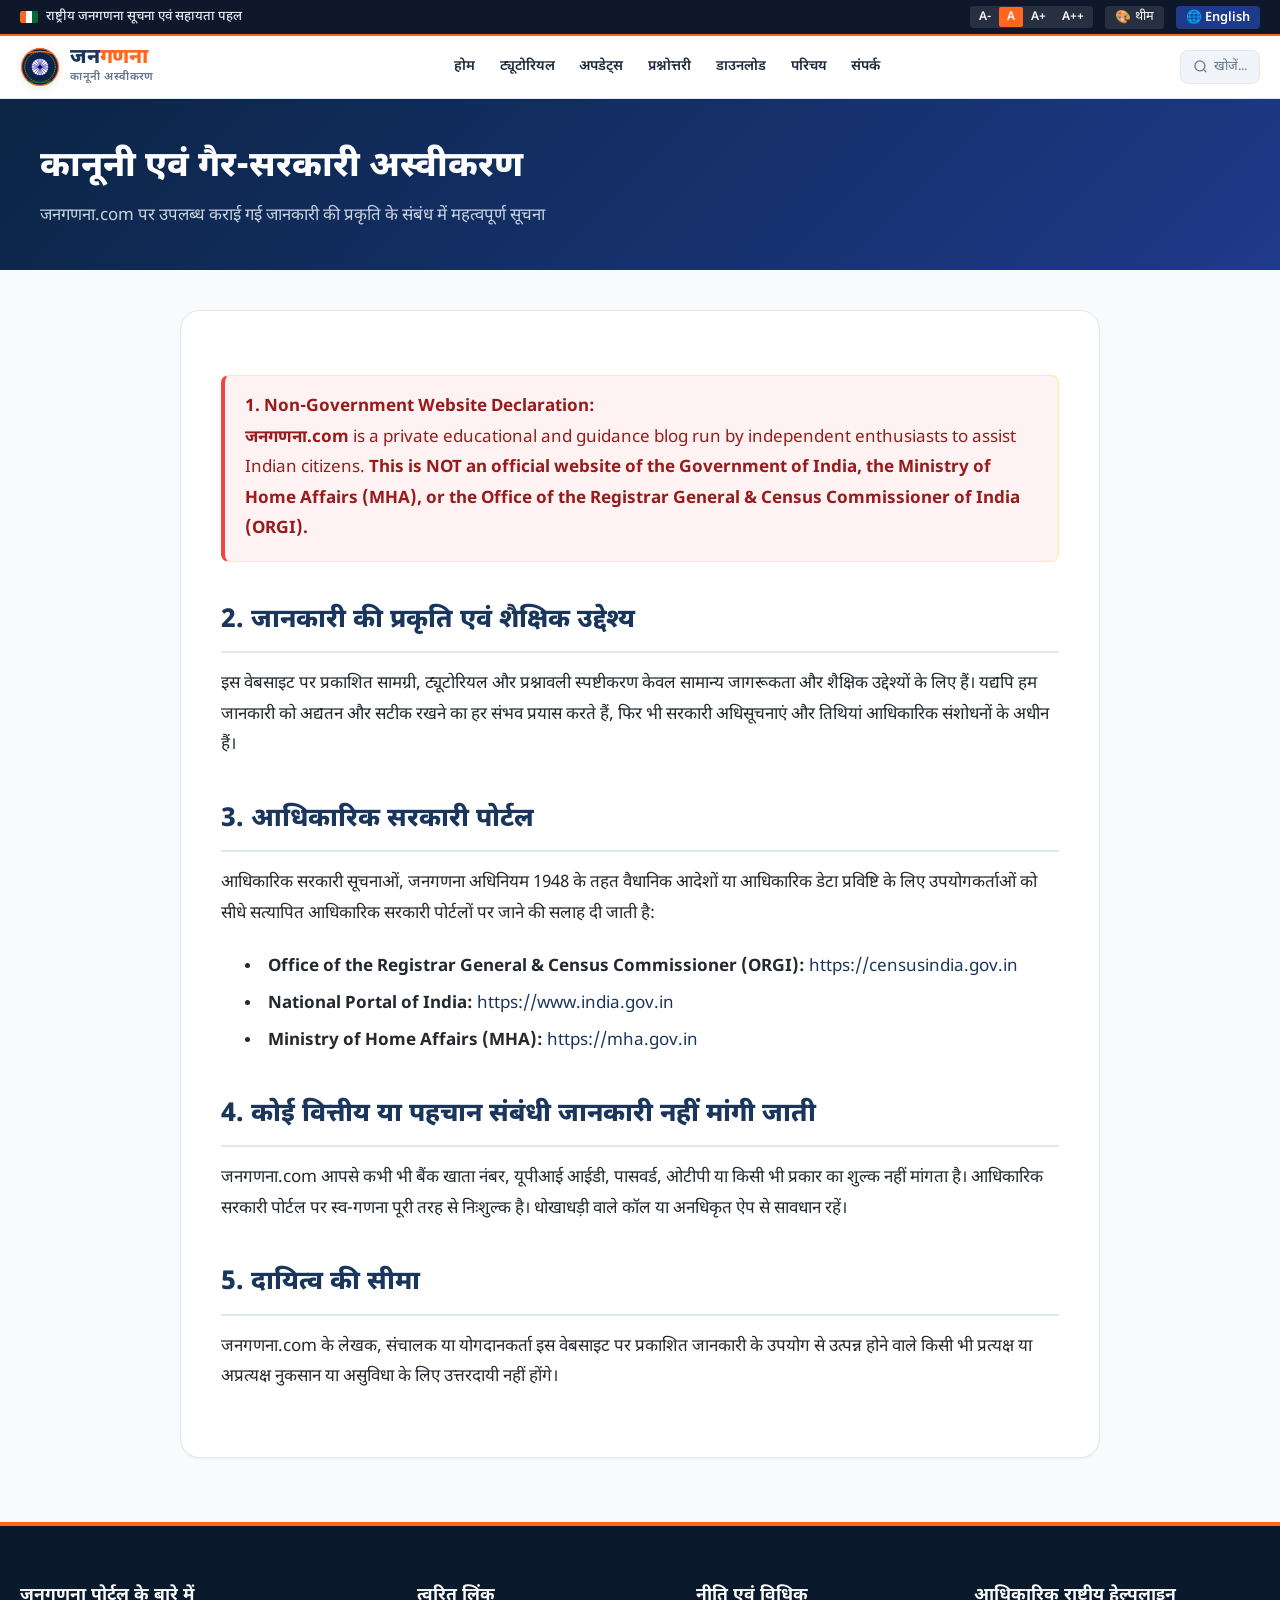
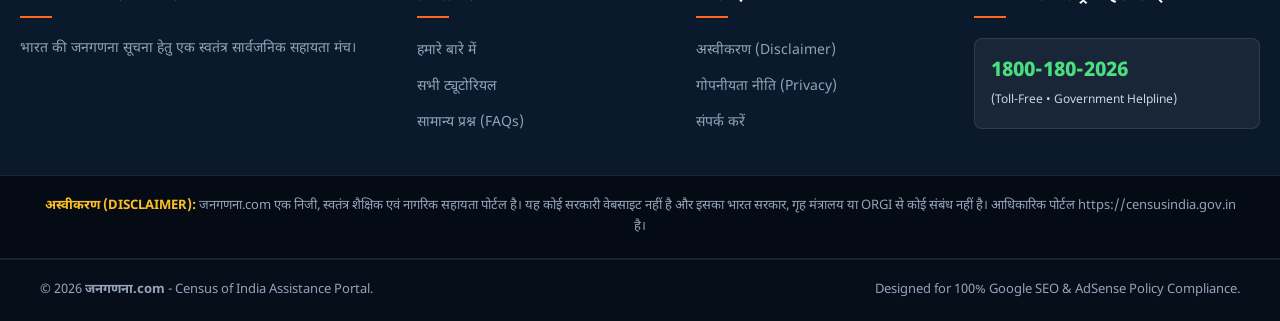
<file: disclaimer.html>
<!DOCTYPE html>
<html lang="hi" class="font-md">
<head>
  <meta charset="UTF-8">
  <meta name="viewport" content="width=device-width, initial-scale=1.0, maximum-scale=5.0">
  <title>अस्वीकरण (Disclaimer) | जनगणना (Janganana) - Census Assistance Portal</title>
  
  <meta name="title" content="अस्वीकरण (Disclaimer) | जनगणना (Janganana) - Census Assistance Portal">
  <meta name="description" content="Legal and Non-Government Disclaimer for जनगणना.com. Notice regarding independent assistance, limitation of liability, and official sources.">
  <meta name="robots" content="index, follow">
  <link rel="canonical" href="https://janganana.com/disclaimer.html">

  <link rel="preconnect" href="https://fonts.googleapis.com">
  <link rel="preconnect" href="https://fonts.gstatic.com" crossorigin>
  <link href="https://fonts.googleapis.com/css2?family=Inter:wght@400;500;600;700;800;900&family=Noto+Sans+Devanagari:wght@400;500;600;700;800&display=swap" rel="stylesheet">

  <link rel="stylesheet" href="css/style.css">
  <link rel="stylesheet" href="css/accessibility.css">
  <link rel="stylesheet" href="css/article.css">
</head>
<body class="lang-hi">

  <a href="#mainContent" class="skip-to-content" data-en="Skip to Main Content" data-hi="मुख्य सामग्री पर जाएं">मुख्य सामग्री पर जाएं</a>

  <div class="top-accessibility-bar">
    <div class="container top-bar-inner">
      <div class="gov-india-badge">
        <div class="tricolor-stripe" aria-hidden="true">
          <span></span><span></span><span></span>
        </div>
        <span data-en="National Census Information & Assistance Initiative" data-hi="राष्ट्रीय जनगणना सूचना एवं सहायता पहल">राष्ट्रीय जनगणना सूचना एवं सहायता पहल</span>
      </div>

      <div class="accessibility-controls">
        <div class="font-resizer">
          <button class="font-btn" data-size="font-sm">A-</button>
          <button class="font-btn active" data-size="font-md">A</button>
          <button class="font-btn" data-size="font-lg">A+</button>
          <button class="font-btn" data-size="font-xl">A++</button>
        </div>
        <button id="contrastToggleBtn" class="contrast-btn">🎨 <span class="contrast-label" data-en="Theme" data-hi="थीम">थीम</span></button>
        <button class="lang-toggle-btn">🌐 English</button>
      </div>
    </div>
  </div>

  <header class="site-header">
    <div class="container header-inner">
      <a href="index.html" class="brand-wrapper">
        <img src="assets/images/ashoka-emblem.svg" alt="Emblem" class="ashoka-emblem-svg" width="48" height="48">
        <div class="brand-text">
          <h1>जन<span>गणना</span></h1>
          <span class="brand-subtitle" data-en="Legal Disclaimer" data-hi="कानूनी अस्वीकरण">कानूनी अस्वीकरण</span>
        </div>
      </a>

      <nav aria-label="Main Navigation">
        <ul class="nav-links">
          <li><a href="index.html" class="nav-link" data-en="Home" data-hi="होम">होम</a></li>
          <li><a href="tutorials.html" class="nav-link" data-en="Tutorials" data-hi="ट्यूटोरियल">ट्यूटोरियल</a></li>
          <li><a href="updates.html" class="nav-link" data-en="Updates" data-hi="अपडेट्स">अपडेट्स</a></li>
          <li><a href="faqs.html" class="nav-link" data-en="FAQs" data-hi="प्रश्नोत्तरी">प्रश्नोत्तरी</a></li>
          <li><a href="downloads.html" class="nav-link" data-en="Downloads" data-hi="डाउनलोड">डाउनलोड</a></li>
          <li><a href="about.html" class="nav-link" data-en="About" data-hi="परिचय">परिचय</a></li>
          <li><a href="contact.html" class="nav-link" data-en="Contact" data-hi="संपर्क">संपर्क</a></li>
        </ul>
      </nav>

      <div class="header-actions">
        <button id="headerSearchBtn" class="btn-header-search" aria-label="Search">
          <svg width="15" height="15" viewBox="0 0 24 24" fill="none" stroke="currentColor" stroke-width="2"><circle cx="11" cy="11" r="8"></circle><line x1="21" y1="21" x2="16.65" y2="16.65"></line></svg>
          <span data-en="Search..." data-hi="खोजें...">खोजें...</span>
        </button>
        <button id="mobileMenuToggleBtn" class="mobile-menu-toggle" aria-label="Toggle Menu">☰</button>
      </div>
    </div>
  </header>

  <div style="background: linear-gradient(135deg, #0b2545, #1e3a8a); color:#fff; padding: 2.5rem 0;">
    <div class="container">
      <h1 style="font-size: 2.2rem; font-weight: 800; margin-bottom: 0.5rem;" data-en="Legal & Non-Government Disclaimer" data-hi="कानूनी एवं गैर-सरकारी अस्वीकरण">कानूनी एवं गैर-सरकारी अस्वीकरण</h1>
      <p style="color:#cbd5e1; font-size: 1.05rem;" data-en="Important notice regarding the nature of information provided on जनगणना.com" data-hi="जनगणना.com पर उपलब्ध कराई गई जानकारी की प्रकृति के संबंध में महत्वपूर्ण सूचना">जनगणना.com पर उपलब्ध कराई गई जानकारी की प्रकृति के संबंध में महत्वपूर्ण सूचना</p>
    </div>
  </div>

  <main id="mainContent" class="container" style="padding-top: 2.5rem; padding-bottom: 4rem; max-width: 960px;">
    
    <div class="article-main-container">
      <div class="article-prose">
        
        <div class="info-alert" style="border-left: 4px solid #ef4444; background: #fef2f2; color: #991b1b;">
          <div>
            <strong>1. Non-Government Website Declaration:</strong><br>
            <strong>जनगणना.com</strong> is a private educational and guidance blog run by independent enthusiasts to assist Indian citizens. <strong>This is NOT an official website of the Government of India, the Ministry of Home Affairs (MHA), or the Office of the Registrar General & Census Commissioner of India (ORGI).</strong>
          </div>
        </div>

        <h2 data-en="2. Nature of Information & Educational Purpose" data-hi="2. जानकारी की प्रकृति एवं शैक्षिक उद्देश्य">2. जानकारी की प्रकृति एवं शैक्षिक उद्देश्य</h2>
        <p data-en="The content, tutorials, questionnaire explainers, and phase details published on this website are intended solely for general awareness, informational, and educational purposes. While we make every reasonable effort to keep the information up-to-date and accurate, government notifications, dates, and circulars are subject to official modifications." data-hi="इस वेबसाइट पर प्रकाशित सामग्री, ट्यूटोरियल और प्रश्नावली स्पष्टीकरण केवल सामान्य जागरूकता और शैक्षिक उद्देश्यों के लिए हैं। यद्यपि हम जानकारी को अद्यतन और सटीक रखने का हर संभव प्रयास करते हैं, फिर भी सरकारी अधिसूचनाएं और तिथियां आधिकारिक संशोधनों के अधीन हैं।">
          इस वेबसाइट पर प्रकाशित सामग्री, ट्यूटोरियल और प्रश्नावली स्पष्टीकरण केवल सामान्य जागरूकता और शैक्षिक उद्देश्यों के लिए हैं। यद्यपि हम जानकारी को अद्यतन और सटीक रखने का हर संभव प्रयास करते हैं, फिर भी सरकारी अधिसूचनाएं और तिथियां आधिकारिक संशोधनों के अधीन हैं।
        </p>

        <h2 data-en="3. Official Government Portals" data-hi="3. आधिकारिक सरकारी पोर्टल">3. आधिकारिक सरकारी पोर्टल</h2>
        <p data-en="For official government notices, legal statutory orders under the Census Act 1948, or official submission of census data, users are advised to refer directly to the verified official government portals:" data-hi="आधिकारिक सरकारी सूचनाओं, जनगणना अधिनियम 1948 के तहत वैधानिक आदेशों या आधिकारिक डेटा प्रविष्टि के लिए उपयोगकर्ताओं को सीधे सत्यापित आधिकारिक सरकारी पोर्टलों पर जाने की सलाह दी जाती है:">
          आधिकारिक सरकारी सूचनाओं, जनगणना अधिनियम 1948 के तहत वैधानिक आदेशों या आधिकारिक डेटा प्रविष्टि के लिए उपयोगकर्ताओं को सीधे सत्यापित आधिकारिक सरकारी पोर्टलों पर जाने की सलाह दी जाती है:
        </p>
        <ul>
          <li><strong>Office of the Registrar General & Census Commissioner (ORGI):</strong> <a href="https://censusindia.gov.in" target="_blank" rel="noopener">https://censusindia.gov.in</a></li>
          <li><strong>National Portal of India:</strong> <a href="https://www.india.gov.in" target="_blank" rel="noopener">https://www.india.gov.in</a></li>
          <li><strong>Ministry of Home Affairs (MHA):</strong> <a href="https://mha.gov.in" target="_blank" rel="noopener">https://mha.gov.in</a></li>
        </ul>

        <h2 data-en="4. No Financial or Identity Information Requested" data-hi="4. कोई वित्तीय या पहचान संबंधी जानकारी नहीं मांगी जाती">4. कोई वित्तीय या पहचान संबंधी जानकारी नहीं मांगी जाती</h2>
        <p data-en="जनगणना.com will NEVER ask you for bank account numbers, UPI IDs, passwords, OTPs, or fees of any kind. Self-enumeration on the official government portal is completely free. Beware of fraudulent calls or unauthorized third-party apps." data-hi="जनगणना.com आपसे कभी भी बैंक खाता नंबर, यूपीआई आईडी, पासवर्ड, ओटीपी या किसी भी प्रकार का शुल्क नहीं मांगता है। आधिकारिक सरकारी पोर्टल पर स्व-गणना पूरी तरह से निःशुल्क है। धोखाधड़ी वाले कॉल या अनधिकृत ऐप से सावधान रहें।">
          जनगणना.com आपसे कभी भी बैंक खाता नंबर, यूपीआई आईडी, पासवर्ड, ओटीपी या किसी भी प्रकार का शुल्क नहीं मांगता है। आधिकारिक सरकारी पोर्टल पर स्व-गणना पूरी तरह से निःशुल्क है। धोखाधड़ी वाले कॉल या अनधिकृत ऐप से सावधान रहें।
        </p>

        <h2 data-en="5. Limitation of Liability" data-hi="5. दायित्व की सीमा">5. दायित्व की सीमा</h2>
        <p data-en="In no event shall the authors, operators, or contributors of जनगणना.com be liable for any loss, damage, or inconvenience arising out of the use of or reliance on the information published on this website." data-hi="जनगणना.com के लेखक, संचालक या योगदानकर्ता इस वेबसाइट पर प्रकाशित जानकारी के उपयोग से उत्पन्न होने वाले किसी भी प्रत्यक्ष या अप्रत्यक्ष नुकसान या असुविधा के लिए उत्तरदायी नहीं होंगे।">
          जनगणना.com के लेखक, संचालक या योगदानकर्ता इस वेबसाइट पर प्रकाशित जानकारी के उपयोग से उत्पन्न होने वाले किसी भी प्रत्यक्ष या अप्रत्यक्ष नुकसान या असुविधा के लिए उत्तरदायी नहीं होंगे।
        </p>
      </div>
    </div>
  </main>

  <!-- Footer -->
  <footer class="site-footer" role="contentinfo">
    <div class="container footer-top">
      <div class="footer-grid">
        <div class="footer-col">
          <h3 data-en="About Janganana Portal" data-hi="जनगणना पोर्टल के बारे में">जनगणना पोर्टल के बारे में</h3>
          <p data-en="An independent public assistance repository for Census of India information." data-hi="भारत की जनगणना सूचना हेतु एक स्वतंत्र सार्वजनिक सहायता मंच।">
            भारत की जनगणना सूचना हेतु एक स्वतंत्र सार्वजनिक सहायता मंच।
          </p>
        </div>

        <div class="footer-col">
          <h3 data-en="Quick Links" data-hi="त्वरित लिंक">त्वरित लिंक</h3>
          <ul class="footer-links">
            <li><a href="about.html" data-en="About Us" data-hi="हमारे बारे में">हमारे बारे में</a></li>
            <li><a href="tutorials.html" data-en="All Tutorials" data-hi="सभी ट्यूटोरियल">सभी ट्यूटोरियल</a></li>
            <li><a href="faqs.html" data-en="Census FAQs" data-hi="सामान्य प्रश्न (FAQs)">सामान्य प्रश्न (FAQs)</a></li>
          </ul>
        </div>

        <div class="footer-col">
          <h3 data-en="Legal & Policy" data-hi="नीति एवं विधिक">नीति एवं विधिक</h3>
          <ul class="footer-links">
            <li><a href="disclaimer.html" data-en="Disclaimer" data-hi="अस्वीकरण (Disclaimer)">अस्वीकरण (Disclaimer)</a></li>
            <li><a href="privacy.html" data-en="Privacy Policy" data-hi="गोपनीयता नीति (Privacy)">गोपनीयता नीति (Privacy)</a></li>
            <li><a href="contact.html" data-en="Contact Us" data-hi="संपर्क करें">संपर्क करें</a></li>
          </ul>
        </div>

        <div class="footer-col">
          <h3 data-en="24x7 Official Helpline" data-hi="आधिकारिक राष्ट्रीय हेल्पलाइन">आधिकारिक राष्ट्रीय हेल्पलाइन</h3>
          <div class="helpline-box">
            <span class="helpline-number">1800-180-2026</span>
            <span style="font-size:0.75rem; color:#cbd5e1;">(Toll-Free • Government Helpline)</span>
          </div>
        </div>
      </div>
    </div>

    <!-- Non-Gov Footer Note -->
    <div style="background: #050b14; border-top: 1px solid rgba(255,255,255,0.1); border-bottom: 1px solid rgba(255,255,255,0.1); padding: 1.25rem 0;">
      <div class="container" style="text-align: center; color: #94a3b8; font-size: 0.8125rem; line-height: 1.6;">
        <strong style="color: #fbbf24;" data-en="DISCLAIMER:" data-hi="अस्वीकरण (DISCLAIMER):">अस्वीकरण (DISCLAIMER):</strong>
        <span data-en="जनगणना.com is a private, independent educational and citizen assistance portal. It is NOT an official government website and has NO affiliation with the Government of India, Ministry of Home Affairs (MHA), or ORGI. Official portal is https://censusindia.gov.in." data-hi="जनगणना.com एक निजी, स्वतंत्र शैक्षिक एवं नागरिक सहायता पोर्टल है। यह कोई सरकारी वेबसाइट नहीं है और इसका भारत सरकार, गृह मंत्रालय या ORGI से कोई संबंध नहीं है। आधिकारिक पोर्टल https://censusindia.gov.in है।">
          जनगणना.com एक निजी, स्वतंत्र शैक्षिक एवं नागरिक सहायता पोर्टल है। यह कोई सरकारी वेबसाइट नहीं है और इसका भारत सरकार, गृह मंत्रालय या ORGI से कोई संबंध नहीं है। आधिकारिक पोर्टल https://censusindia.gov.in है।
        </span>
      </div>
    </div>

    <div class="footer-bottom">
      <div class="container footer-bottom-inner">
        <div>© 2026 <strong>जनगणना.com</strong> - Census of India Assistance Portal.</div>
        <div>Designed for 100% Google SEO & AdSense Policy Compliance.</div>
      </div>
    </div>
  </footer>

  <script src="js/articles-data.js"></script>
  <script src="js/app.js"></script>
  <script src="js/search.js"></script>
  <!-- Monetag Vignette Ad Integration -->
  <script>(function(s){s.dataset.zone='11879017',s.src='https://n6wxm.com/vignette.min.js'})([document.documentElement, document.body].filter(Boolean).pop().appendChild(document.createElement('script')))</script>
</body>
</html>
</file>
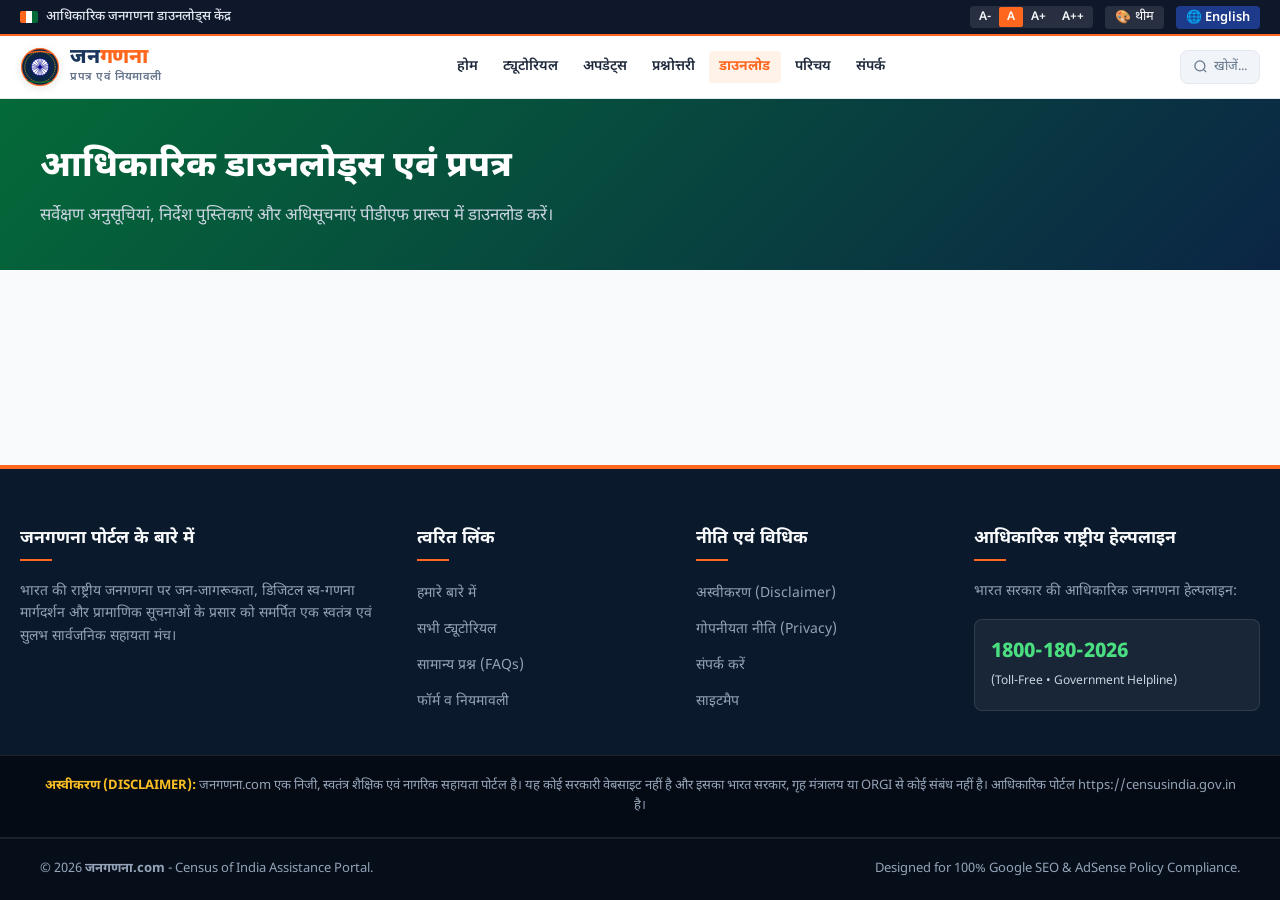
<file: downloads.html>
<!DOCTYPE html>
<html lang="hi" class="font-md">
<head>
  <meta charset="UTF-8">
  <meta name="viewport" content="width=device-width, initial-scale=1.0, maximum-scale=5.0">
  <title>आधिकारिक डाउनलोड्स एवं प्रपत्र | Census of India Forms & Manuals</title>
  
  <meta name="title" content="आधिकारिक डाउनलोड्स एवं प्रपत्र | Census of India Forms & Manuals">
  <meta name="description" content="Download official Census questionnaires, enumerator manuals, instruction handbooks, gazette notifications, and mobile app guides in PDF format.">
  <meta name="keywords" content="Census Forms PDF, Houselisting Questionnaire download, Enumerator Manual, Census 2026 PDF">
  <meta name="robots" content="index, follow">
  <link rel="canonical" href="https://janganana.com/downloads.html">

  <link rel="preconnect" href="https://fonts.googleapis.com">
  <link rel="preconnect" href="https://fonts.gstatic.com" crossorigin>
  <link href="https://fonts.googleapis.com/css2?family=Inter:wght@400;500;600;700;800;900&family=Noto+Sans+Devanagari:wght@400;500;600;700;800&display=swap" rel="stylesheet">

  <link rel="stylesheet" href="css/style.css">
  <link rel="stylesheet" href="css/accessibility.css">
</head>
<body class="lang-hi">

  <a href="#mainContent" class="skip-to-content" data-en="Skip to Main Content" data-hi="मुख्य सामग्री पर जाएं">मुख्य सामग्री पर जाएं</a>

  <div class="top-accessibility-bar">
    <div class="container top-bar-inner">
      <div class="gov-india-badge">
        <div class="tricolor-stripe" aria-hidden="true">
          <span></span><span></span><span></span>
        </div>
        <span data-en="Official Census Downloads Repository" data-hi="आधिकारिक जनगणना डाउनलोड्स केंद्र">आधिकारिक जनगणना डाउनलोड्स केंद्र</span>
      </div>

      <div class="accessibility-controls">
        <div class="font-resizer">
          <button class="font-btn" data-size="font-sm">A-</button>
          <button class="font-btn active" data-size="font-md">A</button>
          <button class="font-btn" data-size="font-lg">A+</button>
          <button class="font-btn" data-size="font-xl">A++</button>
        </div>
        <button id="contrastToggleBtn" class="contrast-btn">🎨 <span class="contrast-label" data-en="Theme" data-hi="थीम">थीम</span></button>
        <button class="lang-toggle-btn">🌐 English</button>
      </div>
    </div>
  </div>

  <header class="site-header">
    <div class="container header-inner">
      <a href="index.html" class="brand-wrapper">
        <img src="assets/images/ashoka-emblem.svg" alt="Emblem" class="ashoka-emblem-svg" width="48" height="48">
        <div class="brand-text">
          <h1>जन<span>गणना</span></h1>
          <span class="brand-subtitle" data-en="Forms & Manuals" data-hi="प्रपत्र एवं नियमावली">प्रपत्र एवं नियमावली</span>
        </div>
      </a>

      <nav aria-label="Main Navigation">
        <ul class="nav-links">
          <li><a href="index.html" class="nav-link" data-en="Home" data-hi="होम">होम</a></li>
          <li><a href="tutorials.html" class="nav-link" data-en="Tutorials" data-hi="ट्यूटोरियल">ट्यूटोरियल</a></li>
          <li><a href="updates.html" class="nav-link" data-en="Updates" data-hi="अपडेट्स">अपडेट्स</a></li>
          <li><a href="faqs.html" class="nav-link" data-en="FAQs" data-hi="प्रश्नोत्तरी">प्रश्नोत्तरी</a></li>
          <li><a href="downloads.html" class="nav-link active" data-en="Downloads" data-hi="डाउनलोड">डाउनलोड</a></li>
          <li><a href="about.html" class="nav-link" data-en="About" data-hi="परिचय">परिचय</a></li>
          <li><a href="contact.html" class="nav-link" data-en="Contact" data-hi="संपर्क">संपर्क</a></li>
        </ul>
      </nav>

      <div class="header-actions">
        <button id="headerSearchBtn" class="btn-header-search" aria-label="Search">
          <svg width="15" height="15" viewBox="0 0 24 24" fill="none" stroke="currentColor" stroke-width="2"><circle cx="11" cy="11" r="8"></circle><line x1="21" y1="21" x2="16.65" y2="16.65"></line></svg>
          <span data-en="Search..." data-hi="खोजें...">खोजें...</span>
        </button>
        <button id="mobileMenuToggleBtn" class="mobile-menu-toggle" aria-label="Toggle Menu">☰</button>
      </div>
    </div>
  </header>

  <div style="background: linear-gradient(135deg, #046A38, #0b2545); color:#fff; padding: 2.5rem 0;">
    <div class="container">
      <h1 style="font-size: 2.2rem; font-weight: 800; margin-bottom: 0.5rem;" data-en="Official Downloads & Questionnaire Forms" data-hi="आधिकारिक डाउनलोड्स एवं प्रपत्र">आधिकारिक डाउनलोड्स एवं प्रपत्र</h1>
      <p style="color:#cbd5e1; font-size: 1.05rem;" data-en="Download sample survey schedules, instruction booklets, and notifications in PDF format." data-hi="सर्वेक्षण अनुसूचियां, निर्देश पुस्तिकाएं और अधिसूचनाएं पीडीएफ प्रारूप में डाउनलोड करें।">सर्वेक्षण अनुसूचियां, निर्देश पुस्तिकाएं और अधिसूचनाएं पीडीएफ प्रारूप में डाउनलोड करें।</p>
    </div>
  </div>

  <main id="mainContent" class="container" style="padding-top: 2.5rem; padding-bottom: 4rem;">
    <div id="downloadsGrid" style="display:flex; flex-direction:column; gap:1rem;">
      <!-- Dynamically generated via JS -->
    </div>
  </main>

  <!-- Footer -->
  <footer class="site-footer" role="contentinfo">
    <div class="container footer-top">
      <div class="footer-grid">
        <div class="footer-col">
          <h3 data-en="About Janganana Portal" data-hi="जनगणना पोर्टल के बारे में">जनगणना पोर्टल के बारे में</h3>
          <p data-en="An independent, highly accessible public assistance repository dedicated to facilitating awareness, digital self-enumeration guidance, and verified updates on the National Census of India." data-hi="भारत की राष्ट्रीय जनगणना पर जन-जागरूकता, डिजिटल स्व-गणना मार्गदर्शन और प्रामाणिक सूचनाओं के प्रसार को समर्पित एक स्वतंत्र एवं सुलभ सार्वजनिक सहायता मंच।">
            भारत की राष्ट्रीय जनगणना पर जन-जागरूकता, डिजिटल स्व-गणना मार्गदर्शन और प्रामाणिक सूचनाओं के प्रसार को समर्पित एक स्वतंत्र एवं सुलभ सार्वजनिक सहायता मंच।
          </p>
        </div>

        <div class="footer-col">
          <h3 data-en="Quick Links" data-hi="त्वरित लिंक">त्वरित लिंक</h3>
          <ul class="footer-links">
            <li><a href="about.html" data-en="About Us" data-hi="हमारे बारे में">हमारे बारे में</a></li>
            <li><a href="tutorials.html" data-en="All Tutorials" data-hi="सभी ट्यूटोरियल">सभी ट्यूटोरियल</a></li>
            <li><a href="faqs.html" data-en="Census FAQs" data-hi="सामान्य प्रश्न (FAQs)">सामान्य प्रश्न (FAQs)</a></li>
            <li><a href="downloads.html" data-en="Forms & Manuals" data-hi="फॉर्म व नियमावली">फॉर्म व नियमावली</a></li>
          </ul>
        </div>

        <div class="footer-col">
          <h3 data-en="Legal & Policy" data-hi="नीति एवं विधिक">नीति एवं विधिक</h3>
          <ul class="footer-links">
            <li><a href="disclaimer.html" data-en="Disclaimer" data-hi="अस्वीकरण (Disclaimer)">अस्वीकरण (Disclaimer)</a></li>
            <li><a href="privacy.html" data-en="Privacy Policy" data-hi="गोपनीयता नीति (Privacy)">गोपनीयता नीति (Privacy)</a></li>
            <li><a href="contact.html" data-en="Contact Us" data-hi="संपर्क करें">संपर्क करें</a></li>
            <li><a href="sitemap.xml" data-en="XML Sitemap" data-hi="साइटमैप">साइटमैप</a></li>
          </ul>
        </div>

        <div class="footer-col">
          <h3 data-en="24x7 Official Helpline" data-hi="आधिकारिक राष्ट्रीय हेल्पलाइन">आधिकारिक राष्ट्रीय हेल्पलाइन</h3>
          <p data-en="Government of India Official Census Helpline:" data-hi="भारत सरकार की आधिकारिक जनगणना हेल्पलाइन:">भारत सरकार की आधिकारिक जनगणना हेल्पलाइन:</p>
          <div class="helpline-box">
            <span class="helpline-number">1800-180-2026</span>
            <span style="font-size:0.75rem; color:#cbd5e1;">(Toll-Free • Government Helpline)</span>
          </div>
        </div>
      </div>
    </div>

    <!-- Non-Gov Footer Note -->
    <div style="background: #050b14; border-top: 1px solid rgba(255,255,255,0.1); border-bottom: 1px solid rgba(255,255,255,0.1); padding: 1.25rem 0;">
      <div class="container" style="text-align: center; color: #94a3b8; font-size: 0.8125rem; line-height: 1.6;">
        <strong style="color: #fbbf24;" data-en="DISCLAIMER:" data-hi="अस्वीकरण (DISCLAIMER):">अस्वीकरण (DISCLAIMER):</strong>
        <span data-en="जनगणना.com is a private, independent educational and citizen assistance portal. It is NOT an official government website and has NO affiliation with the Government of India, Ministry of Home Affairs (MHA), or ORGI. Official portal is https://censusindia.gov.in." data-hi="जनगणना.com एक निजी, स्वतंत्र शैक्षिक एवं नागरिक सहायता पोर्टल है। यह कोई सरकारी वेबसाइट नहीं है और इसका भारत सरकार, गृह मंत्रालय या ORGI से कोई संबंध नहीं है। आधिकारिक पोर्टल https://censusindia.gov.in है।">
          जनगणना.com एक निजी, स्वतंत्र शैक्षिक एवं नागरिक सहायता पोर्टल है। यह कोई सरकारी वेबसाइट नहीं है और इसका भारत सरकार, गृह मंत्रालय या ORGI से कोई संबंध नहीं है। आधिकारिक पोर्टल https://censusindia.gov.in है।
        </span>
      </div>
    </div>

    <div class="footer-bottom">
      <div class="container footer-bottom-inner">
        <div>© 2026 <strong>जनगणना.com</strong> - Census of India Assistance Portal.</div>
        <div>Designed for 100% Google SEO & AdSense Policy Compliance.</div>
      </div>
    </div>
  </footer>

  <div id="searchModalBackdrop" class="search-modal-backdrop">
    <div class="search-modal-card">
      <div class="search-modal-header">
        <input id="searchModalInput" type="search" class="search-modal-input" placeholder="खोजें...">
        <button id="searchModalClose">✕</button>
      </div>
      <div id="searchResultsContainer" class="search-results-container"></div>
    </div>
  </div>

  <!-- Document View & Download Modal -->
  <div id="docViewerModal" class="search-modal-backdrop" role="dialog" aria-modal="true" aria-label="Document Viewer">
    <div class="search-modal-card" style="max-width: 850px; max-height: 85vh; overflow-y: auto; padding: 2rem; background: #ffffff; color: #1e293b; border-radius: 16px;">
      <div style="display:flex; justify-content:space-between; align-items:center; border-bottom: 2px solid #e2e8f0; padding-bottom: 1rem; margin-bottom: 1.5rem;">
        <div>
          <span style="display:inline-block; padding:3px 10px; background:#e0f2fe; color:#0369a1; border-radius:12px; font-size:0.75rem; font-weight:700; text-transform:uppercase;" id="modalDocCategory">Category</span>
          <h2 id="modalDocTitle" style="font-size:1.35rem; margin-top:0.4rem; color:#0f2744;">Document Title</h2>
        </div>
        <button id="closeDocModal" style="background:#f1f5f9; border:none; width:36px; height:36px; border-radius:50%; font-size:1.2rem; cursor:pointer; display:flex; align-items:center; justify-content:center; color:#64748b;">✕</button>
      </div>
      <div id="modalDocBody" style="font-size:0.95rem; line-height:1.7; color:#334155;">
        <!-- Injected document content -->
      </div>
      <div style="margin-top:2rem; padding-top:1.25rem; border-top:1px solid #e2e8f0; display:flex; justify-content:flex-end; gap:1rem;">
        <button id="printDocBtn" style="background:#0f2744; color:#ffffff; padding:0.6rem 1.4rem; border:none; border-radius:8px; font-weight:600; cursor:pointer; display:inline-flex; align-items:center; gap:6px;">
          🖨️ <span data-en="Print / Save as PDF" data-hi="प्रिंट / पीडीएफ सेव करें">प्रिंट / पीडीएफ सेव करें</span>
        </button>
      </div>
    </div>
  </div>

  <script src="js/articles-data.js"></script>
  <script src="js/app.js"></script>
  <script src="js/search.js"></script>
  <script>
    const DOC_CONTENTS = {
      d1: {
        title_hi: "आधिकारिक 31 मकान सूचीकरण एवं आवास प्रश्नावली (Houselisting 31 Questions)",
        title_en: "Official 31 Houselisting & Housing Census Questionnaire Schedule",
        body_hi: `
          <div style="background:#f8fafc; padding:1.25rem; border-radius:8px; border-left:4px solid #FF671F; margin-bottom:1.5rem;">
            <strong>भारत की जनगणना (Census of India) - चरण 1</strong><br>
            मकान सूचीकरण और आवास जनगणना के तहत फील्ड प्रगणकों द्वारा पूछे जाने वाले सभी 31 आधिकारिक प्रश्नों की अधिकृत सूची।
          </div>
          <table style="width:100%; border-collapse:collapse; font-size:0.875rem; text-align:left;">
            <thead>
              <tr style="background:#0f2744; color:#fff;">
                <th style="padding:10px; border:1px solid #cbd5e1;">क्र.सं.</th>
                <th style="padding:10px; border:1px solid #cbd5e1;">प्रश्न (Question)</th>
                <th style="padding:10px; border:1px solid #cbd5e1;">विवरण / विकल्प</th>
              </tr>
            </thead>
            <tbody>
              <tr><td style="padding:8px; border:1px solid #cbd5e1;">1</td><td style="padding:8px; border:1px solid #cbd5e1;">भवन नंबर (Building Number)</td><td style="padding:8px; border:1px solid #cbd5e1;">नगरपालिका या स्थानीय प्राधिकरण संख्या</td></tr>
              <tr><td style="padding:8px; border:1px solid #cbd5e1;">2</td><td style="padding:8px; border:1px solid #cbd5e1;">जनगणना मकान नंबर (Census House No.)</td><td style="padding:8px; border:1px solid #cbd5e1;">प्रगणक द्वारा आवंटित विशिष्ट संख्या</td></tr>
              <tr><td style="padding:8px; border:1px solid #cbd5e1;">3-5</td><td style="padding:8px; border:1px solid #cbd5e1;">मकान की सामग्री (फर्श, दीवार, छत)</td><td style="padding:8px; border:1px solid #cbd5e1;">कच्चा / पक्का / कंक्रीट / टाइल</td></tr>
              <tr><td style="padding:8px; border:1px solid #cbd5e1;">6</td><td style="padding:8px; border:1px solid #cbd5e1;">मकान का उपयोग (Use of Census House)</td><td style="padding:8px; border:1px solid #cbd5e1;">आवासीय / दुकान / कार्यालय / अन्य</td></tr>
              <tr><td style="padding:8px; border:1px solid #cbd5e1;">7</td><td style="padding:8px; border:1px solid #cbd5e1;">मकान की स्थिति (Condition of House)</td><td style="padding:8px; border:1px solid #cbd5e1;">अच्छी / संतोषजनक / जीर्ण-शीर्ण</td></tr>
              <tr><td style="padding:8px; border:1px solid #cbd5e1;">8</td><td style="padding:8px; border:1px solid #cbd5e1;">परिवार नंबर (Household Number)</td><td style="padding:8px; border:1px solid #cbd5e1;">सामान्यतः एक चूल्हे पर खाने वाले सदस्य</td></tr>
              <tr><td style="padding:8px; border:1px solid #cbd5e1;">9-11</td><td style="padding:8px; border:1px solid #cbd5e1;">परिवार के कुल सदस्य एवं मुखिया का नाम</td><td style="padding:8px; border:1px solid #cbd5e1;">पुरुष, महिला, अन्य लिंग संख्या एवं जाति वर्ग</td></tr>
              <tr><td style="padding:8px; border:1px solid #cbd5e1;">12-14</td><td style="padding:8px; border:1px solid #cbd5e1;">स्वामित्व स्थिति एवं कमरों की संख्या</td><td style="padding:8px; border:1px solid #cbd5e1;">स्वयं का / किराए का / कमरों की कुल संख्या</td></tr>
              <tr><td style="padding:8px; border:1px solid #cbd5e1;">15-18</td><td style="padding:8px; border:1px solid #cbd5e1;">पेयजल स्रोत एवं प्रकाश का मुख्य स्रोत</td><td style="padding:8px; border:1px solid #cbd5e1;">नल / हैंडपंप / ट्यूबवेल • बिजली / सौर ऊर्जा</td></tr>
              <tr><td style="padding:8px; border:1px solid #cbd5e1;">19-21</td><td style="padding:8px; border:1px solid #cbd5e1;">शौचालय की सुविधा एवं जल निकासी</td><td style="padding:8px; border:1px solid #cbd5e1;">व्यक्तिगत फ्लश / सार्वजनिक • बंद नाली / खुली</td></tr>
              <tr><td style="padding:8px; border:1px solid #cbd5e1;">22-24</td><td style="padding:8px; border:1px solid #cbd5e1;">रसोईघर एवं खाना पकाने का ईंधन</td><td style="padding:8px; border:1px solid #cbd5e1;">LPG/PNG / बायोगैस / बिजली / लकड़ी</td></tr>
              <tr><td style="padding:8px; border:1px solid #cbd5e1;">25-30</td><td style="padding:8px; border:1px solid #cbd5e1;">परिसंपत्तियां (रेडियो, टीवी, इंटरनेट, वाहन)</td><td style="padding:8px; border:1px solid #cbd5e1;">स्मार्टफोन, ब्रॉडबैंड, 2-व्हीलर, 4-व्हीलर</td></tr>
              <tr><td style="padding:8px; border:1px solid #cbd5e1;">31</td><td style="padding:8px; border:1px solid #cbd5e1;">उपभोग किया जाने वाला मुख्य अनाज</td><td style="padding:8px; border:1px solid #cbd5e1;">गेहूं / चावल / बाजरा / मक्का आदि</td></tr>
            </tbody>
          </table>
        `,
        body_en: `
          <div style="background:#f8fafc; padding:1.25rem; border-radius:8px; border-left:4px solid #FF671F; margin-bottom:1.5rem;">
            <strong>Census of India - Phase 1 Houselisting</strong><br>
            Complete authorized schedule of all 31 household and housing parameters collected by field enumerators.
          </div>
          <table style="width:100%; border-collapse:collapse; font-size:0.875rem; text-align:left;">
            <thead>
              <tr style="background:#0f2744; color:#fff;">
                <th style="padding:10px; border:1px solid #cbd5e1;">Q. No.</th>
                <th style="padding:10px; border:1px solid #cbd5e1;">Parameter / Question</th>
                <th style="padding:10px; border:1px solid #cbd5e1;">Options / Categories</th>
              </tr>
            </thead>
            <tbody>
              <tr><td style="padding:8px; border:1px solid #cbd5e1;">1-2</td><td style="padding:8px; border:1px solid #cbd5e1;">Building & Census House Number</td><td style="padding:8px; border:1px solid #cbd5e1;">Local Municipal No. & Assigned Census ID</td></tr>
              <tr><td style="padding:8px; border:1px solid #cbd5e1;">3-5</td><td style="padding:8px; border:1px solid #cbd5e1;">Predominant Material of Floor, Wall & Roof</td><td style="padding:8px; border:1px solid #cbd5e1;">Pucca / Concrete / Tiles / Brick</td></tr>
              <tr><td style="padding:8px; border:1px solid #cbd5e1;">6-7</td><td style="padding:8px; border:1px solid #cbd5e1;">Use and Condition of Census House</td><td style="padding:8px; border:1px solid #cbd5e1;">Residential / Shop / Office • Good / Livable</td></tr>
              <tr><td style="padding:8px; border:1px solid #cbd5e1;">8-11</td><td style="padding:8px; border:1px solid #cbd5e1;">Household Composition & Head Details</td><td style="padding:8px; border:1px solid #cbd5e1;">Name of Head, Gender Count, Social Category</td></tr>
              <tr><td style="padding:8px; border:1px solid #cbd5e1;">12-14</td><td style="padding:8px; border:1px solid #cbd5e1;">Ownership Status & Dwelling Rooms</td><td style="padding:8px; border:1px solid #cbd5e1;">Owned / Rented / Any other • Number of rooms</td></tr>
              <tr><td style="padding:8px; border:1px solid #cbd5e1;">15-18</td><td style="padding:8px; border:1px solid #cbd5e1;">Drinking Water Source & Lighting Source</td><td style="padding:8px; border:1px solid #cbd5e1;">Piped tap / Handpump / Tube-well • Electricity / Solar</td></tr>
              <tr><td style="padding:8px; border:1px solid #cbd5e1;">19-21</td><td style="padding:8px; border:1px solid #cbd5e1;">Toilet Access & Drainage Connection</td><td style="padding:8px; border:1px solid #cbd5e1;">Flush toilet / Septic tank • Closed / Open drain</td></tr>
              <tr><td style="padding:8px; border:1px solid #cbd5e1;">22-24</td><td style="padding:8px; border:1px solid #cbd5e1;">Kitchen & Primary Cooking Fuel</td><td style="padding:8px; border:1px solid #cbd5e1;">LPG / PNG / Bio-gas / Electric</td></tr>
              <tr><td style="padding:8px; border:1px solid #cbd5e1;">25-30</td><td style="padding:8px; border:1px solid #cbd5e1;">Household Assets Availability</td><td style="padding:8px; border:1px solid #cbd5e1;">Radio, TV, Internet, Computer, 2-Wheeler, Car</td></tr>
              <tr><td style="padding:8px; border:1px solid #cbd5e1;">31</td><td style="padding:8px; border:1px solid #cbd5e1;">Main Cereal Consumed in Household</td><td style="padding:8px; border:1px solid #cbd5e1;">Wheat / Rice / Millets / Maize</td></tr>
            </tbody>
          </table>
        `
      },
      d2: {
        title_hi: "फील्ड प्रगणकों एवं पर्यवेक्षकों के लिए आधिकारिक निर्देश पुस्तिका",
        title_en: "Instruction Manual for Field Enumerators & Supervisors (Handbook)",
        body_hi: `
          <div style="background:#f8fafc; padding:1.25rem; border-radius:8px; border-left:4px solid #046A38; margin-bottom:1.5rem;">
            <strong>प्रगणक परिचालन संहिता (Operational Guide)</strong><br>
            डिजिटल प्रगणक मोबाइल ऐप संचालन, ई-ब्लॉक मैपिंग और हाउस-लिस्टिंग के लिए मानक प्रक्रियाएं।
          </div>
          <h3 style="color:#0f2744; margin-bottom:0.5rem;">मुख्य अध्याय एवं निर्देश:</h3>
          <ul style="padding-left:1.25rem; line-height:1.8;">
            <li><strong>अध्याय 1:</strong> जनगणना अधिनियम, 1948 के तहत प्रगणकों के वैधानिक अधिकार एवं कर्तव्य।</li>
            <li><strong>अध्याय 2:</strong> प्रगणक ब्लॉक (EB) लेआउट एवं नॉट-फॉर-स्केल मानचित्रण प्रक्रिया।</li>
            <li><strong>अध्याय 3:</strong> डिजिटल मोबाइल ऐप (CMMS) में डेटा प्रविष्टि, ऑफ़लाइन सिंकिंग एवं त्रुटि निवारण।</li>
            <li><strong>अध्याय 4:</strong> नागरिक स्व-गणना संदर्भ पहचान पत्र (RID) का भौतिक सत्यापन।</li>
            <li><strong>अध्याय 5:</strong> गोपनीयता शपथ एवं संवेदनशील डेटा सुरक्षा प्रोटोकॉल।</li>
          </ul>
        `,
        body_en: `
          <div style="background:#f8fafc; padding:1.25rem; border-radius:8px; border-left:4px solid #046A38; margin-bottom:1.5rem;">
            <strong>Enumerator Field Operations Handbook</strong><br>
            Standard operating procedures for mobile CMMS app operations, layout sketch mapping, and RID validation.
          </div>
          <h3 style="color:#0f2744; margin-bottom:0.5rem;">Key Operational Chapters:</h3>
          <ul style="padding-left:1.25rem; line-height:1.8;">
            <li><strong>Section 1:</strong> Legal powers and duties under Census Act, 1948.</li>
            <li><strong>Section 2:</strong> Enumeration Block (EB) boundary demarcation & not-to-scale sketch maps.</li>
            <li><strong>Section 3:</strong> Mobile App entry guidelines, local offline storage, and cloud syncing.</li>
            <li><strong>Section 4:</strong> Citizen Self-Enumeration Reference ID (RID) scanning & on-field validation.</li>
            <li><strong>Section 5:</strong> Strict statutory confidentiality rules under Section 15.</li>
          </ul>
        `
      },
      d3: {
        title_hi: "डिजिटल जनगणना अधिसूचना पर भारत का राजपत्र (Gazette Notification)",
        title_en: "The Gazette of India: Official Notification on Digital Census Rollout",
        body_hi: `
          <div style="background:#f8fafc; padding:1.25rem; border-radius:8px; border-left:4px solid #06038D; margin-bottom:1.5rem;">
            <strong>भारत का राजपत्र (असाधारण) - गृह मंत्रालय / ORGI</strong><br>
            जनगणना नियमावली और डिजिटल स्व-गणना के प्रावधानों को अधिसूचित करने वाला आधिकारिक राजपत्र।
          </div>
          <p><strong>अधिसूचना सारांश:</strong></p>
          <p>भारत सरकार, गृह मंत्रालय द्वारा जनगणना अधिनियम, 1948 की धारा 3 के अंतर्गत प्रदत्त शक्तियों का प्रयोग करते हुए यह घोषणा की गई है कि राष्ट्रीय जनगणना के दो चरणों (चरण-1 मकान सूचीकरण एवं चरण-2 जनसंख्या गणना) को डिजिटल रूप से निष्पादित किया जाएगा।</p>
          <p>नागरिकों को पहली बार आधिकारिक वेब एवं मोबाइल इंटरफेस के माध्यम से स्वयं का विवरण भरने (Self-Enumeration) की विधिक सुविधा प्रदान की गई है।</p>
        `,
        body_en: `
          <div style="background:#f8fafc; padding:1.25rem; border-radius:8px; border-left:4px solid #06038D; margin-bottom:1.5rem;">
            <strong>The Gazette of India (Extraordinary) - Ministry of Home Affairs</strong><br>
            Statutory notification formalizing digital enumeration methodology and self-enumeration framework.
          </div>
          <p><strong>Executive Summary:</strong></p>
          <p>Under Section 3 of the Census Act, 1948, the Central Government hereby notifies the commencement of nationwide Census operations in two sequential phases with digital self-enumeration provisions for all residents.</p>
        `
      },
      d4: {
        title_hi: "नागरिक स्व-गणना मोबाइल ऐप त्वरित संदर्भ गाइड (Citizen Guide)",
        title_en: "Citizen Self-Enumeration Mobile App Quick Reference Guide",
        body_hi: `
          <div style="background:#f8fafc; padding:1.25rem; border-radius:8px; border-left:4px solid #FF671F; margin-bottom:1.5rem;">
            <strong>स्व-गणना त्वरित संदर्भ मार्गदर्शिका</strong><br>
            घर बैठे 5 आसान चरणों में अपना जनगणना फॉर्म ऑनलाइन पूरा करने के लिए संपूर्ण चरण-दर-चरण निर्देश।
          </div>
          <ol style="padding-left:1.25rem; line-height:1.9;">
            <li><strong>चरण 1:</strong> आधिकारिक पोर्टल पर जाएं और अपने 10-अंकीय मोबाइल नंबर व ओटीपी से लॉगिन करें।</li>
            <li><strong>चरण 2:</strong> परिवार के मुखिया और सभी सदस्यों का बुनियादी विवरण दर्ज करें।</li>
            <li><strong>चरण 3:</strong> आवास एवं 31 सुविधाओं संबंधी प्रश्नों का उत्तर दें।</li>
            <li><strong>चरण 4:</strong> विवरण की समीक्षा करें और फॉर्म सबमिट करें।</li>
            <li><strong>चरण 5:</strong> 12-अंकीय संदर्भ पहचान नंबर (RID) सुरक्षित रखें और प्रगणक को दिखाएं।</li>
          </ol>
        `,
        body_en: `
          <div style="background:#f8fafc; padding:1.25rem; border-radius:8px; border-left:4px solid #FF671F; margin-bottom:1.5rem;">
            <strong>Citizen Self-Enumeration Step-by-Step Guide</strong><br>
            5 easy steps to complete your household census questionnaire online from home.
          </div>
          <ol style="padding-left:1.25rem; line-height:1.9;">
            <li><strong>Step 1:</strong> Visit official portal and log in using mobile OTP verification.</li>
            <li><strong>Step 2:</strong> Fill in household head and family members basic information.</li>
            <li><strong>Step 3:</strong> Answer the 31 housing and amenity questions.</li>
            <li><strong>Step 4:</strong> Review declaration and click Submit.</li>
            <li><strong>Step 5:</strong> Save the 12-digit Reference ID (RID) to present to the field enumerator.</li>
          </ol>
        `
      }
    };

    document.addEventListener('DOMContentLoaded', () => {
      const grid = document.getElementById('downloadsGrid');
      const modal = document.getElementById('docViewerModal');
      const closeBtn = document.getElementById('closeDocModal');
      const printBtn = document.getElementById('printDocBtn');
      const modalTitle = document.getElementById('modalDocTitle');
      const modalCategory = document.getElementById('modalDocCategory');
      const modalBody = document.getElementById('modalDocBody');

      function renderDownloads() {
        const isHindi = document.body.classList.contains('lang-hi');
        grid.innerHTML = JANGANANA_DATA.downloads.map(d => `
          <div class="service-card" style="display:flex; justify-content:space-between; align-items:center; flex-wrap:wrap; gap:1.25rem; padding:1.5rem; border-radius:12px; border:1px solid #e2e8f0;">
            <div style="display:flex; align-items:center; gap:1.25rem;">
              <div class="service-icon-box icon-saffron" style="font-size:1.75rem; width:52px; height:52px; display:flex; align-items:center; justify-content:center; border-radius:12px; background:#fff7ed; border:1px solid #ffedd5;">📄</div>
              <div>
                <h3 style="font-size:1.1rem; margin-bottom:0.35rem; color:#0f2744; font-weight:700;">${isHindi ? d.title_hi : d.title_en}</h3>
                <p style="font-size:0.85rem; color:var(--text-muted); display:flex; align-items:center; gap:0.5rem; flex-wrap:wrap;">
                  <span style="background:#f1f5f9; padding:2px 8px; border-radius:4px; font-weight:600; color:#334155;">${d.format}</span>
                  <span>•</span>
                  <span>${d.size}</span>
                  <span>•</span>
                  <span style="color:#046A38; font-weight:600;">${d.category}</span>
                  <span>•</span>
                  <span>📅 ${d.date}</span>
                </p>
              </div>
            </div>
            <div style="display:flex; gap:0.75rem; flex-wrap:wrap;">
              <button onclick="openDocModal('${d.id}')" style="background:#f8fafc; color:#0f2744; border:1px solid #cbd5e1; padding:0.6rem 1.1rem; border-radius:8px; font-weight:600; cursor:pointer; font-size:0.875rem; transition:all 0.2s;">
                👁️ ${isHindi ? 'दस्तावेज देखें' : 'View Document'}
              </button>
              <button onclick="downloadDocPDF('${d.id}')" class="btn-self-enum" style="padding:0.6rem 1.25rem; font-size:0.875rem;">
                ⬇️ ${isHindi ? 'पीडीएफ डाउनलोड' : 'Download PDF'}
              </button>
            </div>
          </div>
        `).join('');
      }

      window.openDocModal = function(id) {
        const isHindi = document.body.classList.contains('lang-hi');
        const doc = DOC_CONTENTS[id] || DOC_CONTENTS.d1;
        modalTitle.textContent = isHindi ? doc.title_hi : doc.title_en;
        modalCategory.textContent = isHindi ? 'आधिकारिक प्रपत्र' : 'Official Document';
        modalBody.innerHTML = isHindi ? doc.body_hi : doc.body_en;
        modal.style.display = 'flex';
      };

      window.downloadDocPDF = function(id) {
        const isHindi = document.body.classList.contains('lang-hi');
        const doc = DOC_CONTENTS[id] || DOC_CONTENTS.d1;
        const title = isHindi ? doc.title_hi : doc.title_en;
        const content = isHindi ? doc.body_hi : doc.body_en;

        const printWindow = window.open('', '_blank', 'width=900,height=750');
        printWindow.document.write(\`
          <!DOCTYPE html>
          <html>
          <head>
            <title>\${title} - जनगणना.com</title>
            <meta charset="utf-8">
            <style>
              body { font-family: -apple-system, BlinkMacSystemFont, "Segoe UI", Roboto, Arial, sans-serif; padding: 40px; color: #1e293b; }
              .header { border-bottom: 3px solid #FF671F; padding-bottom: 15px; margin-bottom: 25px; display:flex; justify-content:space-between; align-items:center; }
              .title { font-size: 22px; font-weight: bold; color: #0f2744; margin: 0; }
              .badge { font-size: 12px; background: #e0f2fe; color: #0369a1; padding: 4px 10px; border-radius: 4px; font-weight: bold; }
              .footer { margin-top: 40px; border-top: 1px solid #cbd5e1; padding-top: 10px; font-size: 11px; color: #64748b; text-align: center; }
              table { width: 100%; border-collapse: collapse; margin-top: 15px; }
              th, td { border: 1px solid #cbd5e1; padding: 8px 12px; text-align: left; font-size: 13px; }
              th { background: #0f2744; color: #ffffff; }
              @media print { button { display: none; } }
            </style>
          </head>
          <body>
            <div class="header">
              <div>
                <h1 class="title">🇮🇳 जनगणना (Janganana) - Census of India</h1>
                <p style="margin:4px 0 0 0; color:#64748b; font-size:13px;">\${title}</p>
              </div>
              <div class="badge">OFFICIAL RESOURCE</div>
            </div>
            <div>\${content}</div>
            <div class="footer">
              Downloaded from <strong>जनगणना.com</strong> • Census Assistance Portal • 24x7 Helpline: 1800-180-2026
            </div>
            <script>
              window.onload = function() {
                window.print();
              };
            <\/script>
          </body>
          </html>
        \`);
        printWindow.document.close();
      };

      if (closeBtn) closeBtn.onclick = () => { modal.style.display = 'none'; };
      if (printBtn) printBtn.onclick = () => { window.print(); };
      window.onclick = (e) => { if (e.target === modal) modal.style.display = 'none'; };

      renderDownloads();
      window.addEventListener('languageChanged', renderDownloads);
    });
  </script>
  <!-- Monetag Vignette Ad Integration -->
  <script>(function(s){s.dataset.zone='11879017',s.src='https://n6wxm.com/vignette.min.js'})([document.documentElement, document.body].filter(Boolean).pop().appendChild(document.createElement('script')))</script>
</body>
</html>
</file>
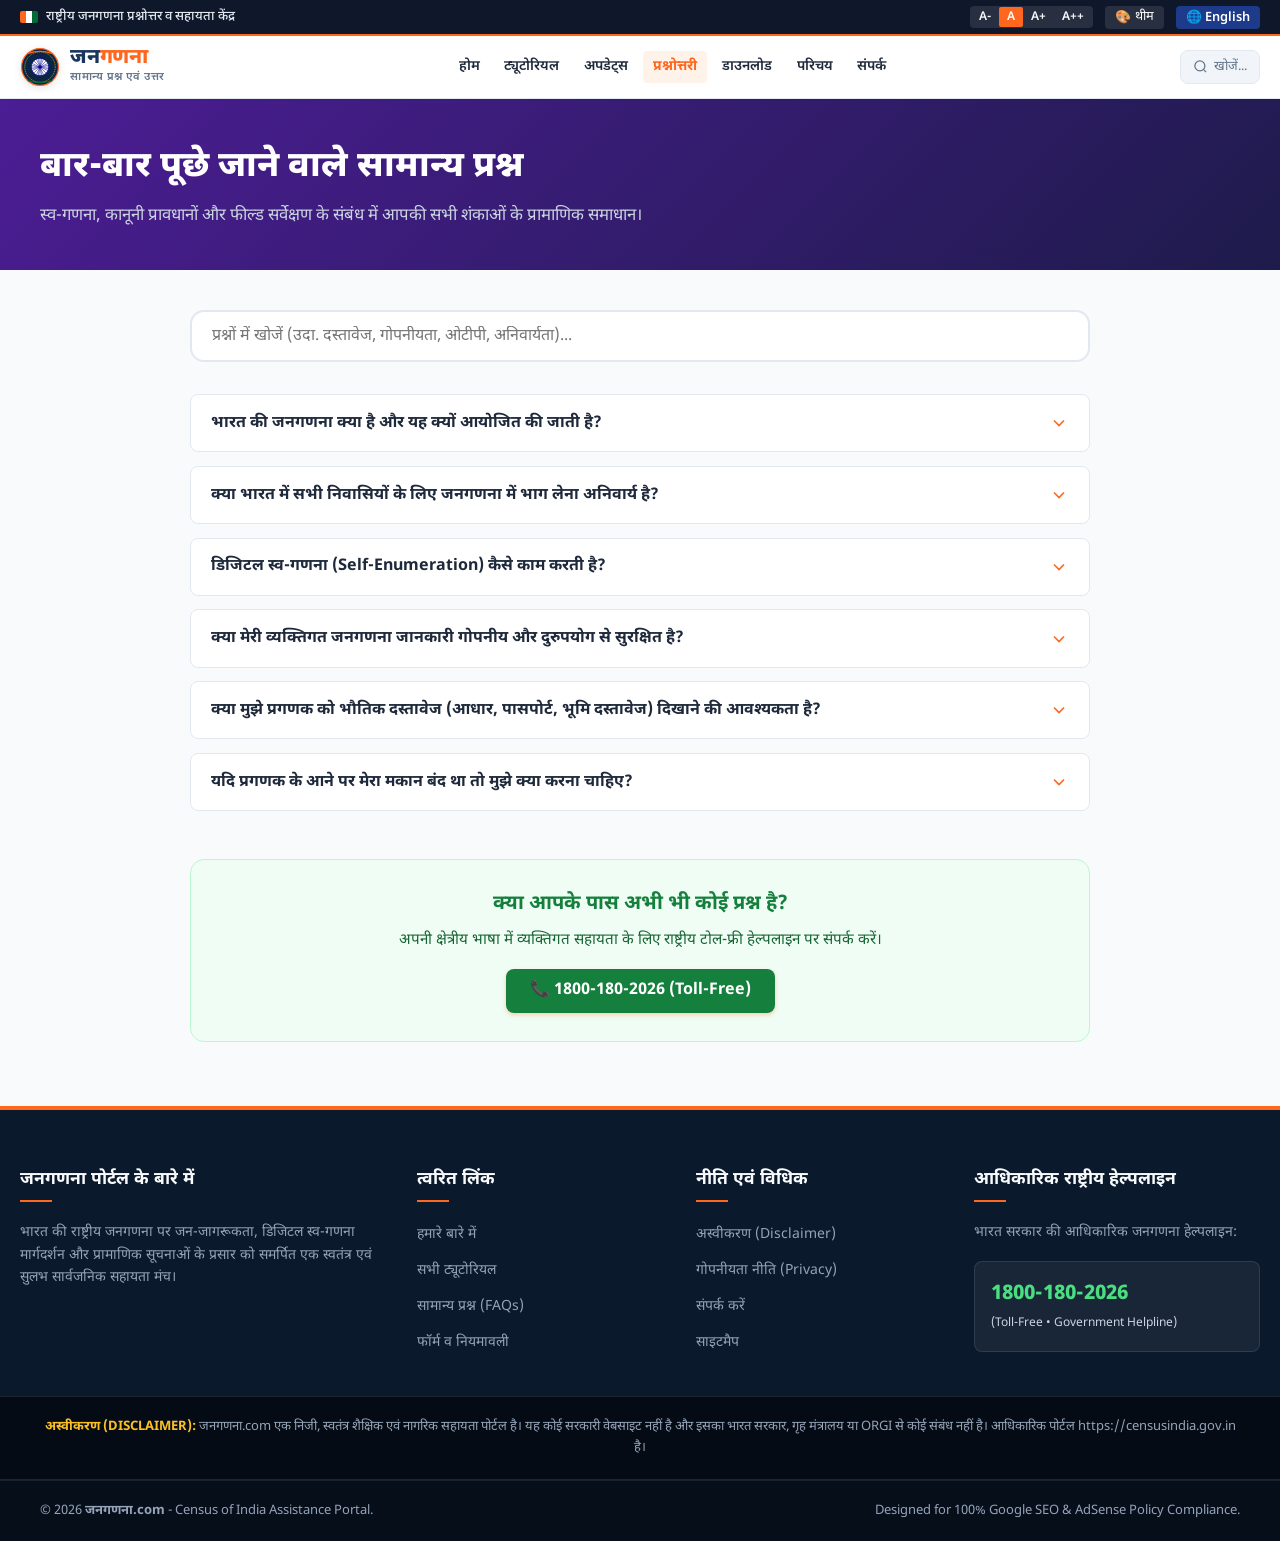
<file: faqs.html>
<!DOCTYPE html>
<html lang="hi" class="font-md">
<head>
  <meta charset="UTF-8">
  <meta name="viewport" content="width=device-width, initial-scale=1.0, maximum-scale=5.0">
  <title>जनगणना सामान्य प्रश्न (FAQs) | Census of India Questions & Answers</title>
  
  <meta name="title" content="जनगणना सामान्य प्रश्न (FAQs) | Census of India Questions & Answers">
  <meta name="description" content="Detailed answers to frequently asked questions about Indian Census, legal obligations under Census Act 1948, online self-enumeration, documents required, and privacy.">
  <meta name="keywords" content="Census FAQs, Census Act 1948, Self Enumeration FAQ, Census mandatory questions, Census data safety">
  <meta name="robots" content="index, follow">
  <link rel="canonical" href="https://janganana.com/faqs.html">

  <meta property="og:type" content="website">
  <meta property="og:url" content="https://janganana.com/faqs.html">
  <meta property="og:title" content="जनगणना सामान्य प्रश्न (FAQs) | Census of India Questions & Answers">
  <meta property="og:description" content="Find verified answers to common doubts on census participation and guidelines.">
  <meta property="og:image" content="https://janganana.com/assets/images/self-enumeration-banner.svg">

  <link rel="preconnect" href="https://fonts.googleapis.com">
  <link rel="preconnect" href="https://fonts.gstatic.com" crossorigin>
  <link href="https://fonts.googleapis.com/css2?family=Inter:wght@400;500;600;700;800;900&family=Noto+Sans+Devanagari:wght@400;500;600;700;800&display=swap" rel="stylesheet">

  <link rel="stylesheet" href="css/style.css">
  <link rel="stylesheet" href="css/accessibility.css">

  <!-- Google FAQPage JSON-LD Structured Data Schema -->
  <script type="application/ld+json">
  {
    "@context": "https://schema.org",
    "@type": "FAQPage",
    "mainEntity": [
      {
        "@type": "Question",
        "name": "What is the Census of India and why is it conducted?",
        "acceptedAnswer": {
          "@type": "Answer",
          "text": "The Census of India is the single largest statistical exercise in the country, conducted under the Census Act, 1948. It provides vital demographic, economic, and socio-cultural data of all residents for national planning."
        }
      },
      {
        "@type": "Question",
        "name": "Is participation in the Census mandatory for all residents in India?",
        "acceptedAnswer": {
          "@type": "Answer",
          "text": "Yes. Under Section 8(1) of the Census Act, 1948, every citizen and resident residing in India is legally obligated to answer all questions truthfully."
        }
      },
      {
        "@type": "Question",
        "name": "How does the Digital Self-Enumeration work?",
        "acceptedAnswer": {
          "@type": "Answer",
          "text": "Citizens can log in using mobile OTP on the official portal, fill household details, generate a 12-digit Reference ID (RID), and show this RID to visiting enumerators for instant verification."
        }
      },
      {
        "@type": "Question",
        "name": "Is my personal census information confidential and safe from misuse?",
        "acceptedAnswer": {
          "@type": "Answer",
          "text": "Yes. Under Section 15 of the Census Act, 1948, individual census records are 100% confidential and cannot be shared with police, courts, or private commercial companies."
        }
      },
      {
        "@type": "Question",
        "name": "Do I need to show physical documents (Aadhaar, Passport, Land deeds) to the enumerator?",
        "acceptedAnswer": {
          "@type": "Answer",
          "text": "No. The Census of India relies on self-declaration. You are not required to submit or show any documentary proof like property papers or birth certificates."
        }
      }
    ]
  }
  </script>
</head>
<body class="lang-hi">

  <a href="#mainContent" class="skip-to-content" data-en="Skip to Main Content" data-hi="मुख्य सामग्री पर जाएं">मुख्य सामग्री पर जाएं</a>

  <!-- Accessibility Bar -->
  <div class="top-accessibility-bar">
    <div class="container top-bar-inner">
      <div class="gov-india-badge">
        <div class="tricolor-stripe" aria-hidden="true">
          <span></span><span></span><span></span>
        </div>
        <span data-en="National Census FAQ & Help Repository" data-hi="राष्ट्रीय जनगणना प्रश्नोत्तर व सहायता केंद्र">राष्ट्रीय जनगणना प्रश्नोत्तर व सहायता केंद्र</span>
      </div>

      <div class="accessibility-controls">
        <div class="font-resizer">
          <button class="font-btn" data-size="font-sm">A-</button>
          <button class="font-btn active" data-size="font-md">A</button>
          <button class="font-btn" data-size="font-lg">A+</button>
          <button class="font-btn" data-size="font-xl">A++</button>
        </div>
        <button id="contrastToggleBtn" class="contrast-btn">🎨 <span class="contrast-label" data-en="Theme" data-hi="थीम">थीम</span></button>
        <button class="lang-toggle-btn">🌐 English</button>
      </div>
    </div>
  </div>

  <!-- Header -->
  <header class="site-header">
    <div class="container header-inner">
      <a href="index.html" class="brand-wrapper">
        <img src="assets/images/ashoka-emblem.svg" alt="Emblem" class="ashoka-emblem-svg" width="48" height="48">
        <div class="brand-text">
          <h1>जन<span>गणना</span></h1>
          <span class="brand-subtitle" data-en="Frequently Asked Questions" data-hi="सामान्य प्रश्न एवं उत्तर">सामान्य प्रश्न एवं उत्तर</span>
        </div>
      </a>

      <nav aria-label="Main Navigation">
        <ul class="nav-links">
          <li><a href="index.html" class="nav-link" data-en="Home" data-hi="होम">होम</a></li>
          <li><a href="tutorials.html" class="nav-link" data-en="Tutorials" data-hi="ट्यूटोरियल">ट्यूटोरियल</a></li>
          <li><a href="updates.html" class="nav-link" data-en="Updates" data-hi="अपडेट्स">अपडेट्स</a></li>
          <li><a href="faqs.html" class="nav-link active" data-en="FAQs" data-hi="प्रश्नोत्तरी">प्रश्नोत्तरी</a></li>
          <li><a href="downloads.html" class="nav-link" data-en="Downloads" data-hi="डाउनलोड">डाउनलोड</a></li>
          <li><a href="about.html" class="nav-link" data-en="About" data-hi="परिचय">परिचय</a></li>
          <li><a href="contact.html" class="nav-link" data-en="Contact" data-hi="संपर्क">संपर्क</a></li>
        </ul>
      </nav>

      <div class="header-actions">
        <button id="headerSearchBtn" class="btn-header-search" aria-label="Search">
          <svg width="15" height="15" viewBox="0 0 24 24" fill="none" stroke="currentColor" stroke-width="2"><circle cx="11" cy="11" r="8"></circle><line x1="21" y1="21" x2="16.65" y2="16.65"></line></svg>
          <span data-en="Search..." data-hi="खोजें...">खोजें...</span>
        </button>
        <button id="mobileMenuToggleBtn" class="mobile-menu-toggle" aria-label="Toggle Menu">☰</button>
      </div>
    </div>
  </header>

  <!-- Page Banner -->
  <div style="background: linear-gradient(135deg, #4c1d95, #1e1b4b); color:#fff; padding: 2.5rem 0;">
    <div class="container">
      <h1 style="font-size: 2.2rem; font-weight: 800; margin-bottom: 0.5rem;" data-en="Frequently Asked Questions (FAQs)" data-hi="बार-बार पूछे जाने वाले सामान्य प्रश्न">बार-बार पूछे जाने वाले सामान्य प्रश्न</h1>
      <p style="color:#cbd5e1; font-size: 1.05rem;" data-en="Authoritative answers to all your doubts regarding self-enumeration, legal compliance, and field surveys." data-hi="स्व-गणना, कानूनी प्रावधानों और फील्ड सर्वेक्षण के संबंध में आपकी सभी शंकाओं के प्रामाणिक समाधान।">स्व-गणना, कानूनी प्रावधानों और फील्ड सर्वेक्षण के संबंध में आपकी सभी शंकाओं के प्रामाणिक समाधान।</p>
    </div>
  </div>

  <!-- Main FAQ Container -->
  <main id="mainContent" class="container" style="padding-top: 2.5rem; padding-bottom: 4rem;">
    <div style="max-width: 900px; margin: 0 auto;">
      
      <!-- Instant FAQ Filter Input -->
      <div style="margin-bottom: 2rem;">
        <input id="faqFilterInput" type="text" placeholder="प्रश्नों में खोजें (उदा. दस्तावेज, गोपनीयता, ओटीपी, अनिवार्यता)..." data-placeholder-en="Filter questions (e.g. documents, privacy, OTP, mandatory)..." data-placeholder-hi="प्रश्नों में खोजें (उदा. दस्तावेज, गोपनीयता, ओटीपी, अनिवार्यता)..." style="width:100%; padding: 0.85rem 1.25rem; font-size: 1rem; border-radius: var(--radius-lg); border: 2px solid var(--border-color); outline: none; font-family:inherit;">
      </div>

      <div id="masterFaqList" class="faq-list">
        <!-- Injected dynamically by script -->
      </div>

      <!-- Still have questions helper box -->
      <div style="margin-top: 3rem; background: #f0fdf4; border: 1px solid #bbf7d0; border-radius: var(--radius-lg); padding: 1.75rem; text-align: center;">
        <h3 style="color:#15803d; font-size:1.25rem; margin-bottom:0.5rem;" data-en="Still Have Questions?" data-hi="क्या आपके पास अभी भी कोई प्रश्न है?">क्या आपके पास अभी भी कोई प्रश्न है?</h3>
        <p style="color:#166534; font-size:0.95rem; margin-bottom:1rem;" data-en="Call the national toll-free helpline for personalized assistance in your regional language." data-hi="अपनी क्षेत्रीय भाषा में व्यक्तिगत सहायता के लिए राष्ट्रीय टोल-फ्री हेल्पलाइन पर संपर्क करें।">अपनी क्षेत्रीय भाषा में व्यक्तिगत सहायता के लिए राष्ट्रीय टोल-फ्री हेल्पलाइन पर संपर्क करें।</p>
        <a href="article.html?id=census-helpline-directory" class="btn-self-enum" style="background:#15803d; font-size:1rem; padding:0.6rem 1.5rem;">
          📞 1800-180-2026 (Toll-Free)
        </a>
      </div>

    </div>
  </main>

  <!-- Footer -->
  <footer class="site-footer" role="contentinfo">
    <div class="container footer-top">
      <div class="footer-grid">
        <div class="footer-col">
          <h3 data-en="About Janganana Portal" data-hi="जनगणना पोर्टल के बारे में">जनगणना पोर्टल के बारे में</h3>
          <p data-en="An independent, highly accessible public assistance repository dedicated to facilitating awareness, digital self-enumeration guidance, and verified updates on the National Census of India." data-hi="भारत की राष्ट्रीय जनगणना पर जन-जागरूकता, डिजिटल स्व-गणना मार्गदर्शन और प्रामाणिक सूचनाओं के प्रसार को समर्पित एक स्वतंत्र एवं सुलभ सार्वजनिक सहायता मंच।">
            भारत की राष्ट्रीय जनगणना पर जन-जागरूकता, डिजिटल स्व-गणना मार्गदर्शन और प्रामाणिक सूचनाओं के प्रसार को समर्पित एक स्वतंत्र एवं सुलभ सार्वजनिक सहायता मंच।
          </p>
        </div>

        <div class="footer-col">
          <h3 data-en="Quick Links" data-hi="त्वरित लिंक">त्वरित लिंक</h3>
          <ul class="footer-links">
            <li><a href="about.html" data-en="About Us" data-hi="हमारे बारे में">हमारे बारे में</a></li>
            <li><a href="tutorials.html" data-en="All Tutorials" data-hi="सभी ट्यूटोरियल">सभी ट्यूटोरियल</a></li>
            <li><a href="faqs.html" data-en="Census FAQs" data-hi="सामान्य प्रश्न (FAQs)">सामान्य प्रश्न (FAQs)</a></li>
            <li><a href="downloads.html" data-en="Forms & Manuals" data-hi="फॉर्म व नियमावली">फॉर्म व नियमावली</a></li>
          </ul>
        </div>

        <div class="footer-col">
          <h3 data-en="Legal & Policy" data-hi="नीति एवं विधिक">नीति एवं विधिक</h3>
          <ul class="footer-links">
            <li><a href="disclaimer.html" data-en="Disclaimer" data-hi="अस्वीकरण (Disclaimer)">अस्वीकरण (Disclaimer)</a></li>
            <li><a href="privacy.html" data-en="Privacy Policy" data-hi="गोपनीयता नीति (Privacy)">गोपनीयता नीति (Privacy)</a></li>
            <li><a href="contact.html" data-en="Contact Us" data-hi="संपर्क करें">संपर्क करें</a></li>
            <li><a href="sitemap.xml" data-en="XML Sitemap" data-hi="साइटमैप">साइटमैप</a></li>
          </ul>
        </div>

        <div class="footer-col">
          <h3 data-en="24x7 Official Helpline" data-hi="आधिकारिक राष्ट्रीय हेल्पलाइन">आधिकारिक राष्ट्रीय हेल्पलाइन</h3>
          <p data-en="Government of India Official Census Helpline:" data-hi="भारत सरकार की आधिकारिक जनगणना हेल्पलाइन:">भारत सरकार की आधिकारिक जनगणना हेल्पलाइन:</p>
          <div class="helpline-box">
            <span class="helpline-number">1800-180-2026</span>
            <span style="font-size:0.75rem; color:#cbd5e1;">(Toll-Free • Government Helpline)</span>
          </div>
        </div>
      </div>
    </div>

    <!-- Non-Gov Footer Note -->
    <div style="background: #050b14; border-top: 1px solid rgba(255,255,255,0.1); border-bottom: 1px solid rgba(255,255,255,0.1); padding: 1.25rem 0;">
      <div class="container" style="text-align: center; color: #94a3b8; font-size: 0.8125rem; line-height: 1.6;">
        <strong style="color: #fbbf24;" data-en="DISCLAIMER:" data-hi="अस्वीकरण (DISCLAIMER):">अस्वीकरण (DISCLAIMER):</strong>
        <span data-en="जनगणना.com is a private, independent educational and citizen assistance portal. It is NOT an official government website and has NO affiliation with the Government of India, Ministry of Home Affairs (MHA), or ORGI. Official portal is https://censusindia.gov.in." data-hi="जनगणना.com एक निजी, स्वतंत्र शैक्षिक एवं नागरिक सहायता पोर्टल है। यह कोई सरकारी वेबसाइट नहीं है और इसका भारत सरकार, गृह मंत्रालय या ORGI से कोई संबंध नहीं है। आधिकारिक पोर्टल https://censusindia.gov.in है।">
          जनगणना.com एक निजी, स्वतंत्र शैक्षिक एवं नागरिक सहायता पोर्टल है। यह कोई सरकारी वेबसाइट नहीं है और इसका भारत सरकार, गृह मंत्रालय या ORGI से कोई संबंध नहीं है। आधिकारिक पोर्टल https://censusindia.gov.in है।
        </span>
      </div>
    </div>

    <div class="footer-bottom">
      <div class="container footer-bottom-inner">
        <div>© 2026 <strong>जनगणना.com</strong> - Census of India Assistance Portal.</div>
        <div>Designed for 100% Google SEO & AdSense Policy Compliance.</div>
      </div>
    </div>
  </footer>

  <!-- Search Modal -->
  <div id="searchModalBackdrop" class="search-modal-backdrop">
    <div class="search-modal-card">
      <div class="search-modal-header">
        <input id="searchModalInput" type="search" class="search-modal-input" placeholder="खोजें...">
        <button id="searchModalClose">✕</button>
      </div>
      <div id="searchResultsContainer" class="search-results-container"></div>
    </div>
  </div>

  <script src="js/articles-data.js"></script>
  <script src="js/app.js"></script>
  <script src="js/search.js"></script>
  <script>
    document.addEventListener('DOMContentLoaded', () => {
      const container = document.getElementById('masterFaqList');
      const filterInput = document.getElementById('faqFilterInput');

      function renderAllFaqs(query = '') {
        const isHindi = document.body.classList.contains('lang-hi');
        const q = query.toLowerCase();
        const filtered = JANGANANA_DATA.faqs.filter(f => {
          if (!q) return true;
          return f.question_en.toLowerCase().includes(q) ||
                 f.question_hi.toLowerCase().includes(q) ||
                 f.answer_en.toLowerCase().includes(q) ||
                 f.answer_hi.toLowerCase().includes(q);
        });

        if (filtered.length === 0) {
          container.innerHTML = `<p style="text-align:center; padding:2rem; color:var(--text-muted);">${isHindi ? 'कोई मेल खाता प्रश्न नहीं मिला।' : 'No matching FAQs found.'}</p>`;
          return;
        }

        renderFaqList(container, filtered);
      }

      renderAllFaqs();
      window.addEventListener('languageChanged', () => renderAllFaqs(filterInput.value));

      filterInput.addEventListener('input', (e) => {
        renderAllFaqs(e.target.value);
      });
    });
  </script>
  <!-- Monetag Vignette Ad Integration -->
  <script>(function(s){s.dataset.zone='11879017',s.src='https://n6wxm.com/vignette.min.js'})([document.documentElement, document.body].filter(Boolean).pop().appendChild(document.createElement('script')))</script>
</body>
</html>
</file>
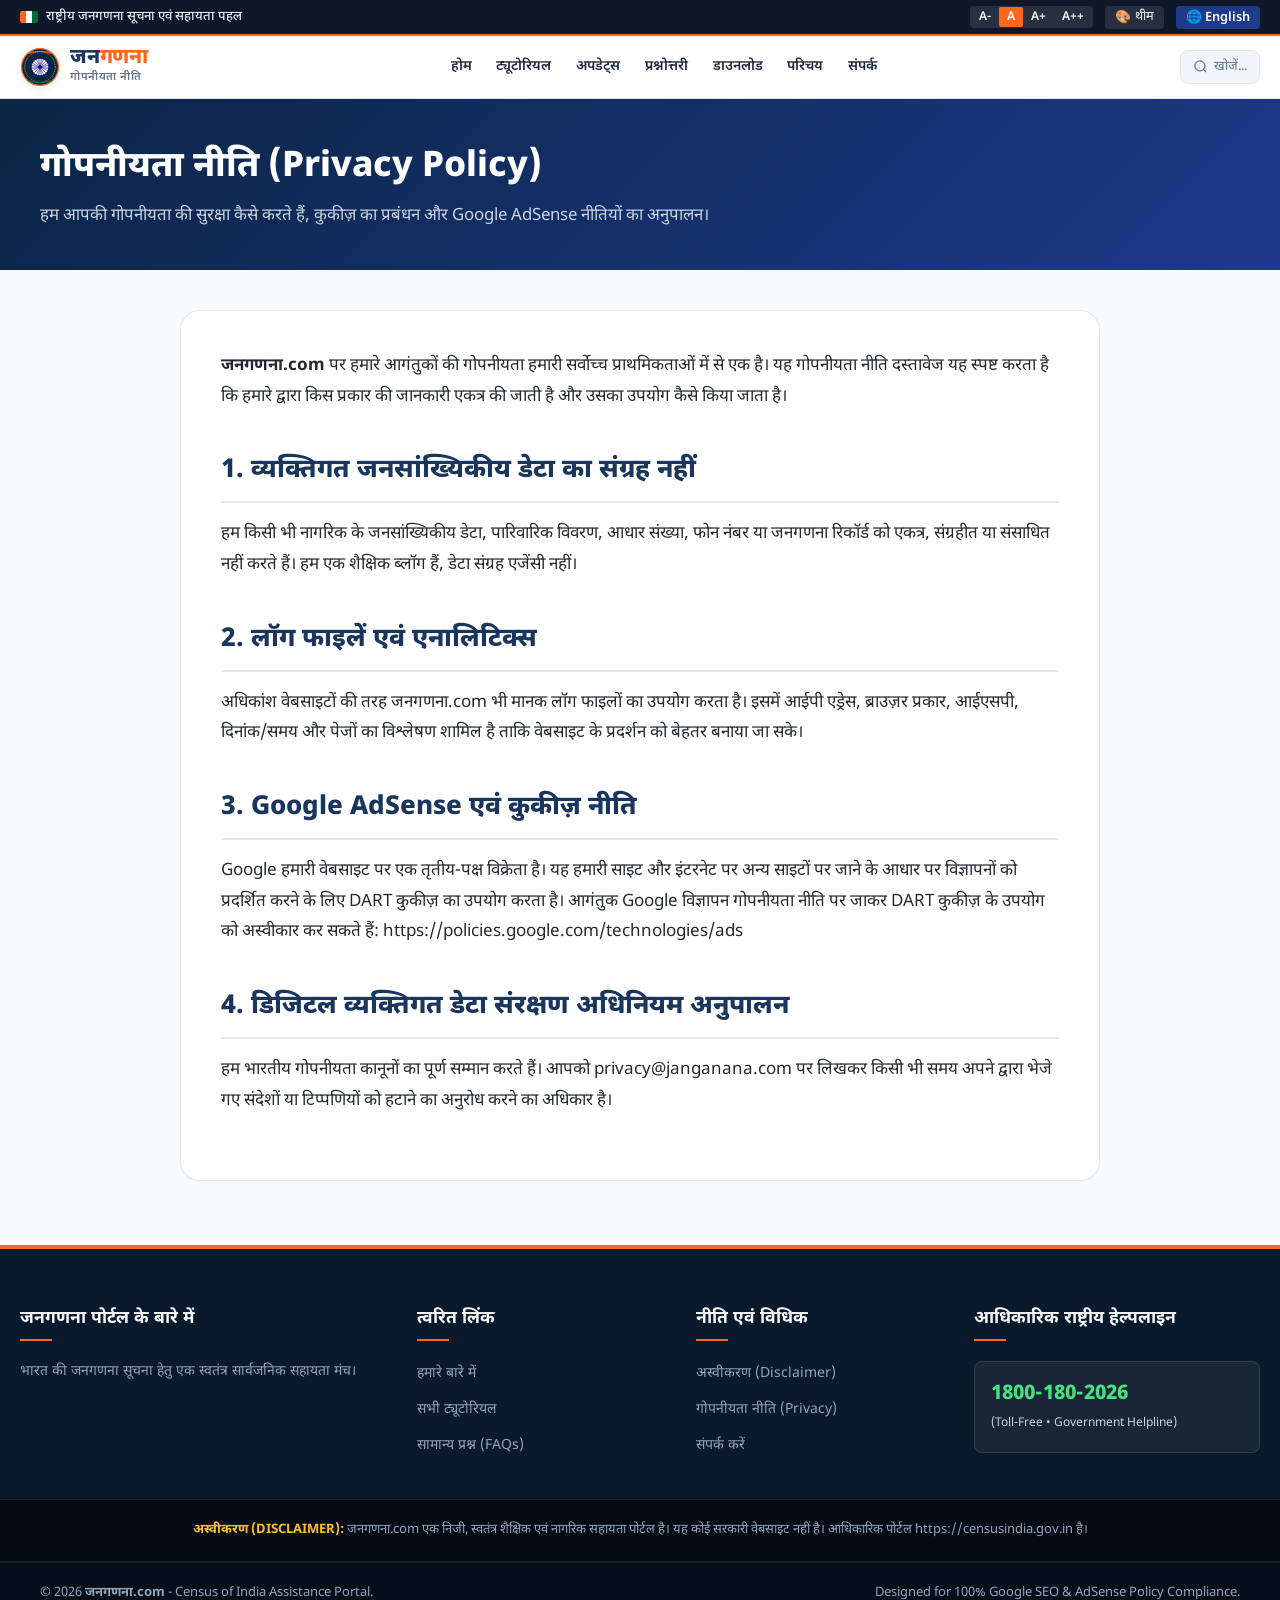
<file: privacy.html>
<!DOCTYPE html>
<html lang="hi" class="font-md">
<head>
  <meta charset="UTF-8">
  <meta name="viewport" content="width=device-width, initial-scale=1.0, maximum-scale=5.0">
  <title>गोपनीयता नीति (Privacy Policy) | जनगणना (Janganana) - Census Assistance</title>
  
  <meta name="title" content="गोपनीयता नीति (Privacy Policy) | जनगणना (Janganana) - Census Assistance">
  <meta name="description" content="Privacy Policy for जनगणना.com detailing data protection, cookie usage, Google AdSense compliance, and user rights.">
  <meta name="robots" content="index, follow">
  <link rel="canonical" href="https://janganana.com/privacy.html">

  <link rel="preconnect" href="https://fonts.googleapis.com">
  <link rel="preconnect" href="https://fonts.gstatic.com" crossorigin>
  <link href="https://fonts.googleapis.com/css2?family=Inter:wght@400;500;600;700;800;900&family=Noto+Sans+Devanagari:wght@400;500;600;700;800&display=swap" rel="stylesheet">

  <link rel="stylesheet" href="css/style.css">
  <link rel="stylesheet" href="css/accessibility.css">
  <link rel="stylesheet" href="css/article.css">
</head>
<body class="lang-hi">

  <a href="#mainContent" class="skip-to-content" data-en="Skip to Main Content" data-hi="मुख्य सामग्री पर जाएं">मुख्य सामग्री पर जाएं</a>

  <div class="top-accessibility-bar">
    <div class="container top-bar-inner">
      <div class="gov-india-badge">
        <div class="tricolor-stripe" aria-hidden="true">
          <span></span><span></span><span></span>
        </div>
        <span data-en="National Census Information & Assistance Initiative" data-hi="राष्ट्रीय जनगणना सूचना एवं सहायता पहल">राष्ट्रीय जनगणना सूचना एवं सहायता पहल</span>
      </div>

      <div class="accessibility-controls">
        <div class="font-resizer">
          <button class="font-btn" data-size="font-sm">A-</button>
          <button class="font-btn active" data-size="font-md">A</button>
          <button class="font-btn" data-size="font-lg">A+</button>
          <button class="font-btn" data-size="font-xl">A++</button>
        </div>
        <button id="contrastToggleBtn" class="contrast-btn">🎨 <span class="contrast-label" data-en="Theme" data-hi="थीम">थीम</span></button>
        <button class="lang-toggle-btn">🌐 English</button>
      </div>
    </div>
  </div>

  <header class="site-header">
    <div class="container header-inner">
      <a href="index.html" class="brand-wrapper">
        <img src="assets/images/ashoka-emblem.svg" alt="Emblem" class="ashoka-emblem-svg" width="48" height="48">
        <div class="brand-text">
          <h1>जन<span>गणना</span></h1>
          <span class="brand-subtitle" data-en="Privacy Policy" data-hi="गोपनीयता नीति">गोपनीयता नीति</span>
        </div>
      </a>

      <nav aria-label="Main Navigation">
        <ul class="nav-links">
          <li><a href="index.html" class="nav-link" data-en="Home" data-hi="होम">होम</a></li>
          <li><a href="tutorials.html" class="nav-link" data-en="Tutorials" data-hi="ट्यूटोरियल">ट्यूटोरियल</a></li>
          <li><a href="updates.html" class="nav-link" data-en="Updates" data-hi="अपडेट्स">अपडेट्स</a></li>
          <li><a href="faqs.html" class="nav-link" data-en="FAQs" data-hi="प्रश्नोत्तरी">प्रश्नोत्तरी</a></li>
          <li><a href="downloads.html" class="nav-link" data-en="Downloads" data-hi="डाउनलोड">डाउनलोड</a></li>
          <li><a href="about.html" class="nav-link" data-en="About" data-hi="परिचय">परिचय</a></li>
          <li><a href="contact.html" class="nav-link" data-en="Contact" data-hi="संपर्क">संपर्क</a></li>
        </ul>
      </nav>

      <div class="header-actions">
        <button id="headerSearchBtn" class="btn-header-search" aria-label="Search">
          <svg width="15" height="15" viewBox="0 0 24 24" fill="none" stroke="currentColor" stroke-width="2"><circle cx="11" cy="11" r="8"></circle><line x1="21" y1="21" x2="16.65" y2="16.65"></line></svg>
          <span data-en="Search..." data-hi="खोजें...">खोजें...</span>
        </button>
        <button id="mobileMenuToggleBtn" class="mobile-menu-toggle" aria-label="Toggle Menu">☰</button>
      </div>
    </div>
  </header>

  <div style="background: linear-gradient(135deg, #0b2545, #1e3a8a); color:#fff; padding: 2.5rem 0;">
    <div class="container">
      <h1 style="font-size: 2.2rem; font-weight: 800; margin-bottom: 0.5rem;" data-en="Privacy Policy" data-hi="गोपनीयता नीति (Privacy Policy)">गोपनीयता नीति (Privacy Policy)</h1>
      <p style="color:#cbd5e1; font-size: 1.05rem;" data-en="How we protect your privacy, handle cookies, and adhere to Google AdSense guidelines." data-hi="हम आपकी गोपनीयता की सुरक्षा कैसे करते हैं, कुकीज़ का प्रबंधन और Google AdSense नीतियों का अनुपालन।">हम आपकी गोपनीयता की सुरक्षा कैसे करते हैं, कुकीज़ का प्रबंधन और Google AdSense नीतियों का अनुपालन।</p>
    </div>
  </div>

  <main id="mainContent" class="container" style="padding-top: 2.5rem; padding-bottom: 4rem; max-width: 960px;">
    <div class="article-main-container">
      <div class="article-prose">
        <p data-en="At <strong>जनगणना.com</strong>, accessible from https://janganana.com, one of our main priorities is the privacy of our visitors. This Privacy Policy document outlines the types of information collected and how it is used." data-hi="<strong>जनगणना.com</strong> पर हमारे आगंतुकों की गोपनीयता हमारी सर्वोच्च प्राथमिकताओं में से एक है। यह गोपनीयता नीति दस्तावेज यह स्पष्ट करता है कि हमारे द्वारा किस प्रकार की जानकारी एकत्र की जाती है और उसका उपयोग कैसे किया जाता है।">
          <strong>जनगणना.com</strong> पर हमारे आगंतुकों की गोपनीयता हमारी सर्वोच्च प्राथमिकताओं में से एक है। यह गोपनीयता नीति दस्तावेज यह स्पष्ट करता है कि हमारे द्वारा किस प्रकार की जानकारी एकत्र की जाती है और उसका उपयोग कैसे किया जाता है।
        </p>

        <h2 data-en="1. No Collection of Demographic or Census Personal Data" data-hi="1. व्यक्तिगत जनसांख्यिकीय डेटा का संग्रह नहीं">1. व्यक्तिगत जनसांख्यिकीय डेटा का संग्रह नहीं</h2>
        <p data-en="We do NOT collect, store, process, or transmit any citizen demographic data, family details, Aadhaar numbers, phone numbers, or census records. We are an educational blog, not a data collection agency." data-hi="हम किसी भी नागरिक के जनसांख्यिकीय डेटा, पारिवारिक विवरण, आधार संख्या, फोन नंबर या जनगणना रिकॉर्ड को एकत्र, संग्रहीत या संसाधित नहीं करते हैं। हम एक शैक्षिक ब्लॉग हैं, डेटा संग्रह एजेंसी नहीं।">
          हम किसी भी नागरिक के जनसांख्यिकीय डेटा, पारिवारिक विवरण, आधार संख्या, फोन नंबर या जनगणना रिकॉर्ड को एकत्र, संग्रहीत या संसाधित नहीं करते हैं। हम एक शैक्षिक ब्लॉग हैं, डेटा संग्रह एजेंसी नहीं।
        </p>

        <h2 data-en="2. Log Files & Analytics" data-hi="2. लॉग फाइलें एवं एनालिटिक्स">2. लॉग फाइलें एवं एनालिटिक्स</h2>
        <p data-en="Like most websites, जनगणना.com uses log files. These files merely log visitors when they visit the site. The information includes internet protocol (IP) addresses, browser type, Internet Service Provider (ISP), date/time stamp, referring/exit pages, and number of clicks. These are not linked to any personally identifiable information." data-hi="अधिकांश वेबसाइटों की तरह जनगणना.com भी मानक लॉग फाइलों का उपयोग करता है। इसमें आईपी एड्रेस, ब्राउज़र प्रकार, आईएसपी, दिनांक/समय और पेजों का विश्लेषण शामिल है ताकि वेबसाइट के प्रदर्शन को बेहतर बनाया जा सके।">
          अधिकांश वेबसाइटों की तरह जनगणना.com भी मानक लॉग फाइलों का उपयोग करता है। इसमें आईपी एड्रेस, ब्राउज़र प्रकार, आईएसपी, दिनांक/समय और पेजों का विश्लेषण शामिल है ताकि वेबसाइट के प्रदर्शन को बेहतर बनाया जा सके।
        </p>

        <h2 data-en="3. Google DoubleClick DART Cookies & Google AdSense" data-hi="3. Google AdSense एवं कुकीज़ नीति">3. Google AdSense एवं कुकीज़ नीति</h2>
        <p data-en="Google is a third-party vendor on our site. It uses cookies, known as DART cookies, to serve ads to our site visitors based upon their visit to www.janganana.com and other sites on the internet. Visitors may choose to decline the use of DART cookies by visiting the Google ad and content network Privacy Policy at the following URL: <a href='https://policies.google.com/technologies/ads' target='_blank' rel='noopener'>https://policies.google.com/technologies/ads</a>." data-hi="Google हमारी वेबसाइट पर एक तृतीय-पक्ष विक्रेता है। यह हमारी साइट और इंटरनेट पर अन्य साइटों पर जाने के आधार पर विज्ञापनों को प्रदर्शित करने के लिए DART कुकीज़ का उपयोग करता है। आगंतुक Google विज्ञापन गोपनीयता नीति पर जाकर DART कुकीज़ के उपयोग को अस्वीकार कर सकते हैं: https://policies.google.com/technologies/ads">
          Google हमारी वेबसाइट पर एक तृतीय-पक्ष विक्रेता है। यह हमारी साइट और इंटरनेट पर अन्य साइटों पर जाने के आधार पर विज्ञापनों को प्रदर्शित करने के लिए DART कुकीज़ का उपयोग करता है। आगंतुक Google विज्ञापन गोपनीयता नीति पर जाकर DART कुकीज़ के उपयोग को अस्वीकार कर सकते हैं: <a href="https://policies.google.com/technologies/ads" target="_blank" rel="noopener">https://policies.google.com/technologies/ads</a>
        </p>

        <h2 data-en="4. India Digital Personal Data Protection (DPDP) Act Compliance" data-hi="4. डिजिटल व्यक्तिगत डेटा संरक्षण अधिनियम अनुपालन">4. डिजिटल व्यक्तिगत डेटा संरक्षण अधिनियम अनुपालन</h2>
        <p data-en="We fully respect Indian privacy regulations. You have the right to request deletion of any comments or contact queries you submit to us at any time by writing to privacy@janganana.com." data-hi="हम भारतीय गोपनीयता कानूनों का पूर्ण सम्मान करते हैं। आपको privacy@janganana.com पर लिखकर किसी भी समय अपने द्वारा भेजे गए संदेशों या टिप्पणियों को हटाने का अनुरोध करने का अधिकार है।">
          हम भारतीय गोपनीयता कानूनों का पूर्ण सम्मान करते हैं। आपको <code>privacy@janganana.com</code> पर लिखकर किसी भी समय अपने द्वारा भेजे गए संदेशों या टिप्पणियों को हटाने का अनुरोध करने का अधिकार है।
        </p>
      </div>
    </div>
  </main>

  <footer class="site-footer" role="contentinfo">
    <div class="container footer-top">
      <div class="footer-grid">
        <div class="footer-col">
          <h3 data-en="About Janganana Portal" data-hi="जनगणना पोर्टल के बारे में">जनगणना पोर्टल के बारे में</h3>
          <p data-en="An independent public assistance repository for Census of India information." data-hi="भारत की जनगणना सूचना हेतु एक स्वतंत्र सार्वजनिक सहायता मंच।">
            भारत की जनगणना सूचना हेतु एक स्वतंत्र सार्वजनिक सहायता मंच।
          </p>
        </div>

        <div class="footer-col">
          <h3 data-en="Quick Links" data-hi="त्वरित लिंक">त्वरित लिंक</h3>
          <ul class="footer-links">
            <li><a href="about.html" data-en="About Us" data-hi="हमारे बारे में">हमारे बारे में</a></li>
            <li><a href="tutorials.html" data-en="All Tutorials" data-hi="सभी ट्यूटोरियल">सभी ट्यूटोरियल</a></li>
            <li><a href="faqs.html" data-en="Census FAQs" data-hi="सामान्य प्रश्न (FAQs)">सामान्य प्रश्न (FAQs)</a></li>
          </ul>
        </div>

        <div class="footer-col">
          <h3 data-en="Legal & Policy" data-hi="नीति एवं विधिक">नीति एवं विधिक</h3>
          <ul class="footer-links">
            <li><a href="disclaimer.html" data-en="Disclaimer" data-hi="अस्वीकरण (Disclaimer)">अस्वीकरण (Disclaimer)</a></li>
            <li><a href="privacy.html" data-en="Privacy Policy" data-hi="गोपनीयता नीति (Privacy)">गोपनीयता नीति (Privacy)</a></li>
            <li><a href="contact.html" data-en="Contact Us" data-hi="संपर्क करें">संपर्क करें</a></li>
          </ul>
        </div>

        <div class="footer-col">
          <h3 data-en="24x7 Official Helpline" data-hi="आधिकारिक राष्ट्रीय हेल्पलाइन">आधिकारिक राष्ट्रीय हेल्पलाइन</h3>
          <div class="helpline-box">
            <span class="helpline-number">1800-180-2026</span>
            <span style="font-size:0.75rem; color:#cbd5e1;">(Toll-Free • Government Helpline)</span>
          </div>
        </div>
      </div>
    </div>

    <div style="background: #050b14; border-top: 1px solid rgba(255,255,255,0.1); border-bottom: 1px solid rgba(255,255,255,0.1); padding: 1.25rem 0;">
      <div class="container" style="text-align: center; color: #94a3b8; font-size: 0.8125rem; line-height: 1.6;">
        <strong style="color: #fbbf24;" data-en="DISCLAIMER:" data-hi="अस्वीकरण (DISCLAIMER):">अस्वीकरण (DISCLAIMER):</strong>
        <span data-en="जनगणना.com is a private, independent educational and citizen assistance portal. It is NOT an official government website. Official portal is https://censusindia.gov.in." data-hi="जनगणना.com एक निजी, स्वतंत्र शैक्षिक एवं नागरिक सहायता पोर्टल है। यह कोई सरकारी वेबसाइट नहीं है। आधिकारिक पोर्टल https://censusindia.gov.in है।">
          जनगणना.com एक निजी, स्वतंत्र शैक्षिक एवं नागरिक सहायता पोर्टल है। यह कोई सरकारी वेबसाइट नहीं है। आधिकारिक पोर्टल https://censusindia.gov.in है।
        </span>
      </div>
    </div>

    <div class="footer-bottom">
      <div class="container footer-bottom-inner">
        <div>© 2026 <strong>जनगणना.com</strong> - Census of India Assistance Portal.</div>
        <div>Designed for 100% Google SEO & AdSense Policy Compliance.</div>
      </div>
    </div>
  </footer>

  <script src="js/articles-data.js"></script>
  <script src="js/app.js"></script>
  <script src="js/search.js"></script>
  <!-- Monetag Vignette Ad Integration -->
  <script>(function(s){s.dataset.zone='11879017',s.src='https://n6wxm.com/vignette.min.js'})([document.documentElement, document.body].filter(Boolean).pop().appendChild(document.createElement('script')))</script>
</body>
</html>
</file>
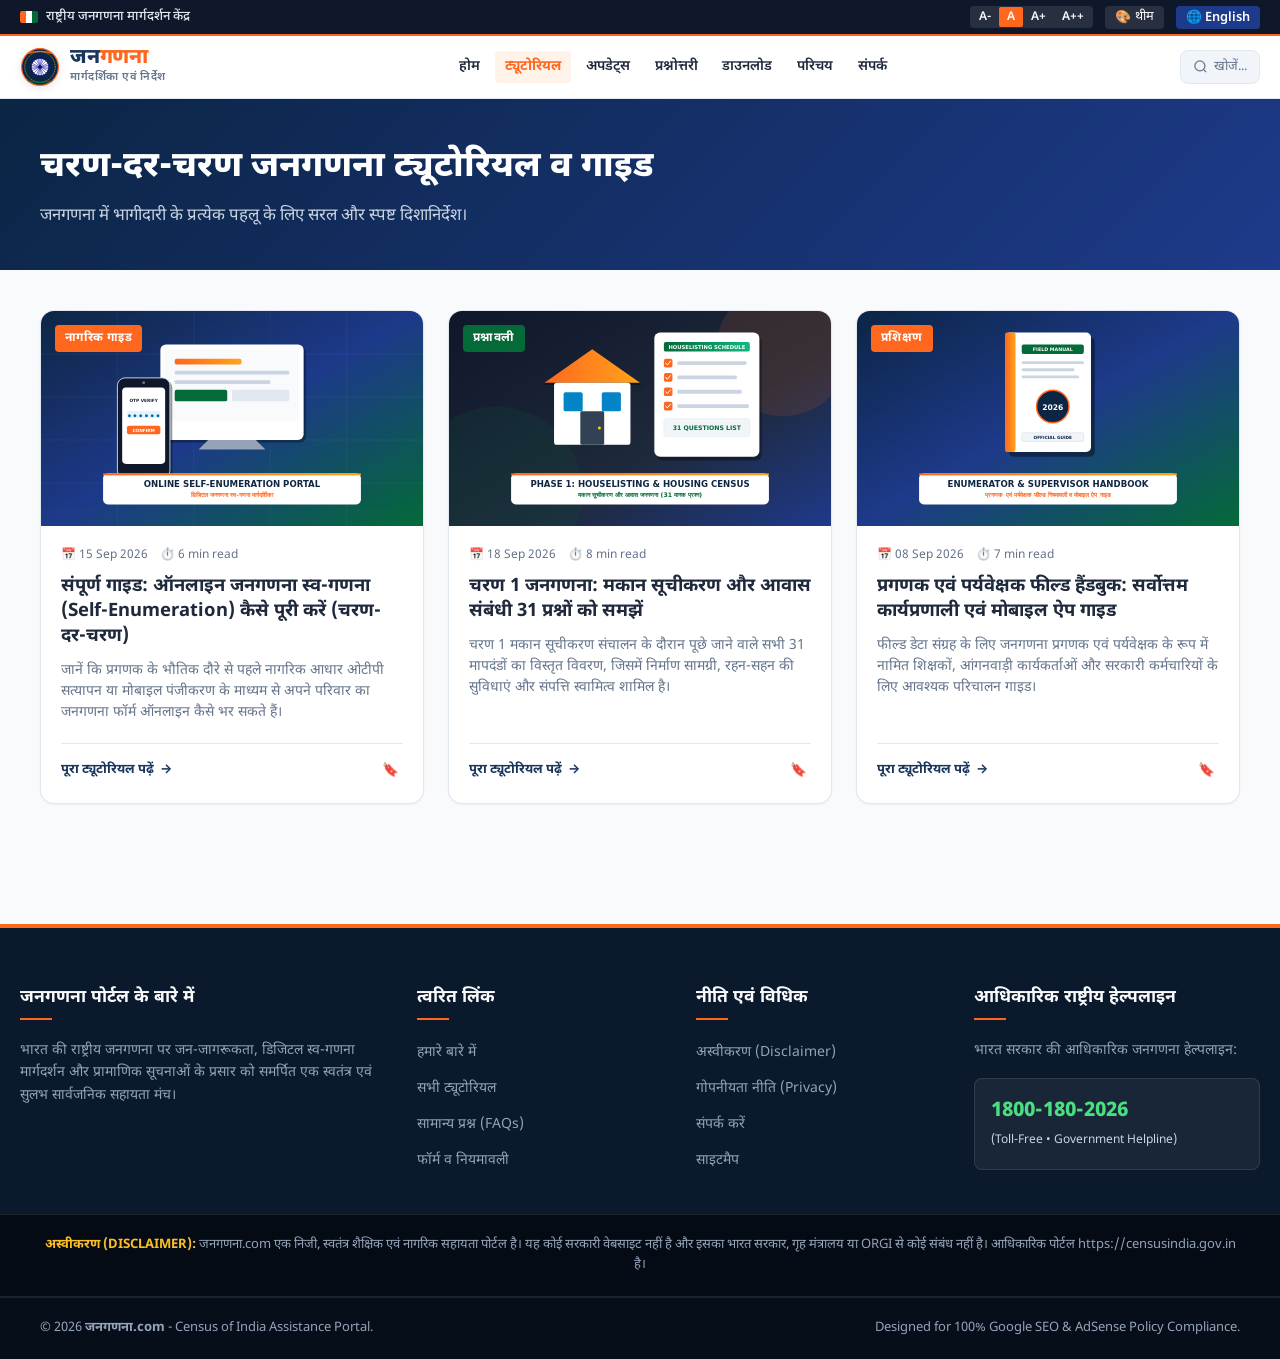
<file: tutorials.html>
<!DOCTYPE html>
<html lang="hi" class="font-md">
<head>
  <meta charset="UTF-8">
  <meta name="viewport" content="width=device-width, initial-scale=1.0, maximum-scale=5.0">
  <title>जनगणना मार्गदर्शिका एवं ट्यूटोरियल | Census of India Step-by-Step Guides</title>
  
  <meta name="title" content="जनगणना मार्गदर्शिका एवं ट्यूटोरियल | Census of India Step-by-Step Guides">
  <meta name="description" content="Step-by-step tutorials for online self-enumeration, understanding the 31 houselisting parameters, mobile app guide, and enumerator instructions for Census of India.">
  <meta name="keywords" content="Census Tutorials, Self-Enumeration steps, House listing guide, Enumerator Handbook, Census 2026 instructions">
  <meta name="robots" content="index, follow">
  <link rel="canonical" href="https://janganana.com/tutorials.html">

  <meta property="og:type" content="website">
  <meta property="og:url" content="https://janganana.com/tutorials.html">
  <meta property="og:title" content="जनगणना मार्गदर्शिका एवं ट्यूटोरियल | Census of India Guides">
  <meta property="og:description" content="Comprehensive step-by-step instructions for citizens, enumerators, and supervisors.">
  <meta property="og:image" content="https://janganana.com/assets/images/self-enumeration-banner.svg">

  <link rel="preconnect" href="https://fonts.googleapis.com">
  <link rel="preconnect" href="https://fonts.gstatic.com" crossorigin>
  <link href="https://fonts.googleapis.com/css2?family=Inter:wght@400;500;600;700;800;900&family=Noto+Sans+Devanagari:wght@400;500;600;700;800&display=swap" rel="stylesheet">

  <link rel="stylesheet" href="css/style.css">
  <link rel="stylesheet" href="css/accessibility.css">
</head>
<body class="lang-hi">

  <a href="#mainContent" class="skip-to-content" data-en="Skip to Main Content" data-hi="मुख्य सामग्री पर जाएं">मुख्य सामग्री पर जाएं</a>

  <!-- Top Accessibility Bar -->
  <div class="top-accessibility-bar">
    <div class="container top-bar-inner">
      <div class="gov-india-badge">
        <div class="tricolor-stripe" aria-hidden="true">
          <span></span><span></span><span></span>
        </div>
        <span data-en="National Census Guidance Hub" data-hi="राष्ट्रीय जनगणना मार्गदर्शन केंद्र">राष्ट्रीय जनगणना मार्गदर्शन केंद्र</span>
      </div>

      <div class="accessibility-controls">
        <div class="font-resizer">
          <button class="font-btn" data-size="font-sm">A-</button>
          <button class="font-btn active" data-size="font-md">A</button>
          <button class="font-btn" data-size="font-lg">A+</button>
          <button class="font-btn" data-size="font-xl">A++</button>
        </div>
        <button id="contrastToggleBtn" class="contrast-btn">🎨 <span class="contrast-label" data-en="Theme" data-hi="थीम">थीम</span></button>
        <button class="lang-toggle-btn">🌐 English</button>
      </div>
    </div>
  </div>

  <!-- Header -->
  <header class="site-header">
    <div class="container header-inner">
      <a href="index.html" class="brand-wrapper">
        <img src="assets/images/ashoka-emblem.svg" alt="Emblem" class="ashoka-emblem-svg" width="48" height="48">
        <div class="brand-text">
          <h1>जन<span>गणना</span></h1>
          <span class="brand-subtitle" data-en="Tutorials & Instructions" data-hi="मार्गदर्शिका एवं निर्देश">मार्गदर्शिका एवं निर्देश</span>
        </div>
      </a>

      <nav aria-label="Main Navigation">
        <ul class="nav-links">
          <li><a href="index.html" class="nav-link" data-en="Home" data-hi="होम">होम</a></li>
          <li><a href="tutorials.html" class="nav-link active" data-en="Tutorials" data-hi="ट्यूटोरियल">ट्यूटोरियल</a></li>
          <li><a href="updates.html" class="nav-link" data-en="Updates" data-hi="अपडेट्स">अपडेट्स</a></li>
          <li><a href="faqs.html" class="nav-link" data-en="FAQs" data-hi="प्रश्नोत्तरी">प्रश्नोत्तरी</a></li>
          <li><a href="downloads.html" class="nav-link" data-en="Downloads" data-hi="डाउनलोड">डाउनलोड</a></li>
          <li><a href="about.html" class="nav-link" data-en="About" data-hi="परिचय">परिचय</a></li>
          <li><a href="contact.html" class="nav-link" data-en="Contact" data-hi="संपर्क">संपर्क</a></li>
        </ul>
      </nav>

      <div class="header-actions">
        <button id="headerSearchBtn" class="btn-header-search" aria-label="Search">
          <svg width="15" height="15" viewBox="0 0 24 24" fill="none" stroke="currentColor" stroke-width="2"><circle cx="11" cy="11" r="8"></circle><line x1="21" y1="21" x2="16.65" y2="16.65"></line></svg>
          <span data-en="Search..." data-hi="खोजें...">खोजें...</span>
        </button>
        <button id="mobileMenuToggleBtn" class="mobile-menu-toggle" aria-label="Toggle Menu">☰</button>
      </div>
    </div>
  </header>

  <!-- Page Banner -->
  <div style="background: linear-gradient(135deg, #0b2545, #1e3a8a); color:#fff; padding: 2.5rem 0;">
    <div class="container">
      <h1 style="font-size: 2.2rem; font-weight: 800; margin-bottom: 0.5rem;" data-en="Step-by-Step Census Tutorials & Guides" data-hi="चरण-दर-चरण जनगणना ट्यूटोरियल व गाइड">चरण-दर-चरण जनगणना ट्यूटोरियल व गाइड</h1>
      <p style="color:#cbd5e1; font-size: 1.05rem;" data-en="Simplified manuals and video-like visual guides for every aspect of Census participation." data-hi="जनगणना में भागीदारी के प्रत्येक पहलू के लिए सरल और स्पष्ट दिशानिर्देश।">जनगणना में भागीदारी के प्रत्येक पहलू के लिए सरल और स्पष्ट दिशानिर्देश।</p>
    </div>
  </div>

  <!-- Main Content -->
  <main id="mainContent" class="container" style="padding-top: 2.5rem; padding-bottom: 4rem;">
    
    <div class="articles-grid">
      <!-- Article 1: Self Enumeration -->
      <article class="article-card">
        <div class="article-card-thumb">
          <img src="assets/images/self-enumeration-banner.svg?v=2" alt="Self Enumeration Guide" loading="lazy">
          <span class="card-category-badge badge-tutorial" data-en="Citizen Guide" data-hi="नागरिक गाइड">नागरिक गाइड</span>
        </div>
        <div class="article-card-body">
          <div class="article-meta">
            <span>📅 15 Sep 2026</span>
            <span>⏱️ 6 min read</span>
          </div>
          <h2 class="article-card-title">
            <a href="article.html?id=digital-census-self-enumeration-guide" data-en="Complete Guide: How to Complete Census Self-Enumeration Online (Step-by-Step)" data-hi="संपूर्ण गाइड: ऑनलाइन जनगणना स्व-गणना (Self-Enumeration) कैसे पूरी करें (चरण-दर-चरण)">
              संपूर्ण गाइड: ऑनलाइन जनगणना स्व-गणना (Self-Enumeration) कैसे पूरी करें (चरण-दर-चरण)
            </a>
          </h2>
          <p class="article-card-excerpt" data-en="Learn how citizens can fill out their household census form online using Aadhaar OTP verification or mobile registration prior to the enumerator's physical visit." data-hi="जानें कि प्रगणक के भौतिक दौरे से पहले नागरिक आधार ओटीपी सत्यापन या मोबाइल पंजीकरण के माध्यम से अपने परिवार का जनगणना फॉर्म ऑनलाइन कैसे भर सकते हैं।">
            जानें कि प्रगणक के भौतिक दौरे से पहले नागरिक आधार ओटीपी सत्यापन या मोबाइल पंजीकरण के माध्यम से अपने परिवार का जनगणना फॉर्म ऑनलाइन कैसे भर सकते हैं।
          </p>
          <div class="article-card-footer">
            <a href="article.html?id=digital-census-self-enumeration-guide" class="read-more-btn">
              <span data-en="Read Full Tutorial" data-hi="पूरा ट्यूटोरियल पढ़ें">पूरा ट्यूटोरियल पढ़ें</span> →
            </a>
            <button class="btn-bookmark" data-article-id="digital-census-self-enumeration-guide">🔖</button>
          </div>
        </div>
      </article>

      <!-- Article 2: 31 Questions Breakdown -->
      <article class="article-card">
        <div class="article-card-thumb">
          <img src="assets/images/houselisting-banner.svg?v=2" alt="31 Questions Breakdown" loading="lazy">
          <span class="card-category-badge badge-guide" data-en="Questionnaire" data-hi="प्रश्नावली">प्रश्नावली</span>
        </div>
        <div class="article-card-body">
          <div class="article-meta">
            <span>📅 18 Sep 2026</span>
            <span>⏱️ 8 min read</span>
          </div>
          <h2 class="article-card-title">
            <a href="article.html?id=house-listing-31-questions-guide" data-en="Phase 1 Census: Understanding the 31 House Listing & Housing Questions" data-hi="चरण 1 जनगणना: मकान सूचीकरण और आवास संबंधी 31 प्रश्नों को समझें">
              चरण 1 जनगणना: मकान सूचीकरण और आवास संबंधी 31 प्रश्नों को समझें
            </a>
          </h2>
          <p class="article-card-excerpt" data-en="A comprehensive breakdown of all 31 parameters asked during Phase 1 Houselisting operations, covering building materials, living amenities, asset ownership, and household size." data-hi="चरण 1 मकान सूचीकरण संचालन के दौरान पूछे जाने वाले सभी 31 मापदंडों का विस्तृत विवरण, जिसमें निर्माण सामग्री, रहन-सहन की सुविधाएं और संपत्ति स्वामित्व शामिल है।">
            चरण 1 मकान सूचीकरण संचालन के दौरान पूछे जाने वाले सभी 31 मापदंडों का विस्तृत विवरण, जिसमें निर्माण सामग्री, रहन-सहन की सुविधाएं और संपत्ति स्वामित्व शामिल है।
          </p>
          <div class="article-card-footer">
            <a href="article.html?id=house-listing-31-questions-guide" class="read-more-btn">
              <span data-en="Read Full Tutorial" data-hi="पूरा ट्यूटोरियल पढ़ें">पूरा ट्यूटोरियल पढ़ें</span> →
            </a>
            <button class="btn-bookmark" data-article-id="house-listing-31-questions-guide">🔖</button>
          </div>
        </div>
      </article>

      <!-- Article 3: Field Enumerator Handbook -->
      <article class="article-card">
        <div class="article-card-thumb">
          <img src="assets/images/enumerator-handbook.svg?v=2" alt="Enumerator Handbook" loading="lazy">
          <span class="card-category-badge badge-tutorial" data-en="Official Training" data-hi="प्रशिक्षण">प्रशिक्षण</span>
        </div>
        <div class="article-card-body">
          <div class="article-meta">
            <span>📅 08 Sep 2026</span>
            <span>⏱️ 7 min read</span>
          </div>
          <h2 class="article-card-title">
            <a href="article.html?id=enumerator-supervisor-training-handbook" data-en="Enumerator & Supervisor Field Handbook: Best Practices & Mobile App Guide" data-hi="प्रगणक एवं पर्यवेक्षक फील्ड हैंडबुक: सर्वोत्तम कार्यप्रणाली एवं मोबाइल ऐप गाइड">
              प्रगणक एवं पर्यवेक्षक फील्ड हैंडबुक: सर्वोत्तम कार्यप्रणाली एवं मोबाइल ऐप गाइड
            </a>
          </h2>
          <p class="article-card-excerpt" data-en="Essential operational guide for school teachers, Anganwadi workers, and government staff designated as Census Enumerators and Supervisors." data-hi="फील्ड डेटा संग्रह के लिए जनगणना प्रगणक एवं पर्यवेक्षक के रूप में नामित शिक्षकों, आंगनवाड़ी कार्यकर्ताओं और सरकारी कर्मचारियों के लिए आवश्यक परिचालन गाइड।">
            फील्ड डेटा संग्रह के लिए जनगणना प्रगणक एवं पर्यवेक्षक के रूप में नामित शिक्षकों, आंगनवाड़ी कार्यकर्ताओं और सरकारी कर्मचारियों के लिए आवश्यक परिचालन गाइड।
          </p>
          <div class="article-card-footer">
            <a href="article.html?id=enumerator-supervisor-training-handbook" class="read-more-btn">
              <span data-en="Read Full Tutorial" data-hi="पूरा ट्यूटोरियल पढ़ें">पूरा ट्यूटोरियल पढ़ें</span> →
            </a>
            <button class="btn-bookmark" data-article-id="enumerator-supervisor-training-handbook">🔖</button>
          </div>
        </div>
      </article>
    </div>
  </main>

  <!-- Footer -->
  <footer class="site-footer" role="contentinfo">
    <div class="container footer-top">
      <div class="footer-grid">
        <div class="footer-col">
          <h3 data-en="About Janganana Portal" data-hi="जनगणना पोर्टल के बारे में">जनगणना पोर्टल के बारे में</h3>
          <p data-en="An independent, highly accessible public assistance repository dedicated to facilitating awareness, digital self-enumeration guidance, and verified updates on the National Census of India." data-hi="भारत की राष्ट्रीय जनगणना पर जन-जागरूकता, डिजिटल स्व-गणना मार्गदर्शन और प्रामाणिक सूचनाओं के प्रसार को समर्पित एक स्वतंत्र एवं सुलभ सार्वजनिक सहायता मंच।">
            भारत की राष्ट्रीय जनगणना पर जन-जागरूकता, डिजिटल स्व-गणना मार्गदर्शन और प्रामाणिक सूचनाओं के प्रसार को समर्पित एक स्वतंत्र एवं सुलभ सार्वजनिक सहायता मंच।
          </p>
        </div>

        <div class="footer-col">
          <h3 data-en="Quick Links" data-hi="त्वरित लिंक">त्वरित लिंक</h3>
          <ul class="footer-links">
            <li><a href="about.html" data-en="About Us" data-hi="हमारे बारे में">हमारे बारे में</a></li>
            <li><a href="tutorials.html" data-en="All Tutorials" data-hi="सभी ट्यूटोरियल">सभी ट्यूटोरियल</a></li>
            <li><a href="faqs.html" data-en="Census FAQs" data-hi="सामान्य प्रश्न (FAQs)">सामान्य प्रश्न (FAQs)</a></li>
            <li><a href="downloads.html" data-en="Forms & Manuals" data-hi="फॉर्म व नियमावली">फॉर्म व नियमावली</a></li>
          </ul>
        </div>

        <div class="footer-col">
          <h3 data-en="Legal & Policy" data-hi="नीति एवं विधिक">नीति एवं विधिक</h3>
          <ul class="footer-links">
            <li><a href="disclaimer.html" data-en="Disclaimer" data-hi="अस्वीकरण (Disclaimer)">अस्वीकरण (Disclaimer)</a></li>
            <li><a href="privacy.html" data-en="Privacy Policy" data-hi="गोपनीयता नीति (Privacy)">गोपनीयता नीति (Privacy)</a></li>
            <li><a href="contact.html" data-en="Contact Us" data-hi="संपर्क करें">संपर्क करें</a></li>
            <li><a href="sitemap.xml" data-en="XML Sitemap" data-hi="साइटमैप">साइटमैप</a></li>
          </ul>
        </div>

        <div class="footer-col">
          <h3 data-en="24x7 Official Helpline" data-hi="आधिकारिक राष्ट्रीय हेल्पलाइन">आधिकारिक राष्ट्रीय हेल्पलाइन</h3>
          <p data-en="Government of India Official Census Helpline:" data-hi="भारत सरकार की आधिकारिक जनगणना हेल्पलाइन:">भारत सरकार की आधिकारिक जनगणना हेल्पलाइन:</p>
          <div class="helpline-box">
            <span class="helpline-number">1800-180-2026</span>
            <span style="font-size:0.75rem; color:#cbd5e1;">(Toll-Free • Government Helpline)</span>
          </div>
        </div>
      </div>
    </div>

    <!-- Non-Gov Footer Note -->
    <div style="background: #050b14; border-top: 1px solid rgba(255,255,255,0.1); border-bottom: 1px solid rgba(255,255,255,0.1); padding: 1.25rem 0;">
      <div class="container" style="text-align: center; color: #94a3b8; font-size: 0.8125rem; line-height: 1.6;">
        <strong style="color: #fbbf24;" data-en="DISCLAIMER:" data-hi="अस्वीकरण (DISCLAIMER):">अस्वीकरण (DISCLAIMER):</strong>
        <span data-en="जनगणना.com is a private, independent educational and citizen assistance portal. It is NOT an official government website and has NO affiliation with the Government of India, Ministry of Home Affairs (MHA), or ORGI. Official portal is https://censusindia.gov.in." data-hi="जनगणना.com एक निजी, स्वतंत्र शैक्षिक एवं नागरिक सहायता पोर्टल है। यह कोई सरकारी वेबसाइट नहीं है और इसका भारत सरकार, गृह मंत्रालय या ORGI से कोई संबंध नहीं है। आधिकारिक पोर्टल https://censusindia.gov.in है।">
          जनगणना.com एक निजी, स्वतंत्र शैक्षिक एवं नागरिक सहायता पोर्टल है। यह कोई सरकारी वेबसाइट नहीं है और इसका भारत सरकार, गृह मंत्रालय या ORGI से कोई संबंध नहीं है। आधिकारिक पोर्टल https://censusindia.gov.in है।
        </span>
      </div>
    </div>

    <div class="footer-bottom">
      <div class="container footer-bottom-inner">
        <div>© 2026 <strong>जनगणना.com</strong> - Census of India Assistance Portal.</div>
        <div>Designed for 100% Google SEO & AdSense Policy Compliance.</div>
      </div>
    </div>
  </footer>

  <!-- Search Modal Dialog -->
  <div id="searchModalBackdrop" class="search-modal-backdrop">
    <div class="search-modal-card">
      <div class="search-modal-header">
        <input id="searchModalInput" type="search" class="search-modal-input" placeholder="खोजें...">
        <button id="searchModalClose">✕</button>
      </div>
      <div id="searchResultsContainer" class="search-results-container"></div>
    </div>
  </div>

  <script src="js/articles-data.js"></script>
  <script src="js/app.js"></script>
  <script src="js/search.js"></script>
  <!-- Monetag Vignette Ad Integration -->
  <script>(function(s){s.dataset.zone='11879017',s.src='https://n6wxm.com/vignette.min.js'})([document.documentElement, document.body].filter(Boolean).pop().appendChild(document.createElement('script')))</script>
</body>
</html>
</file>
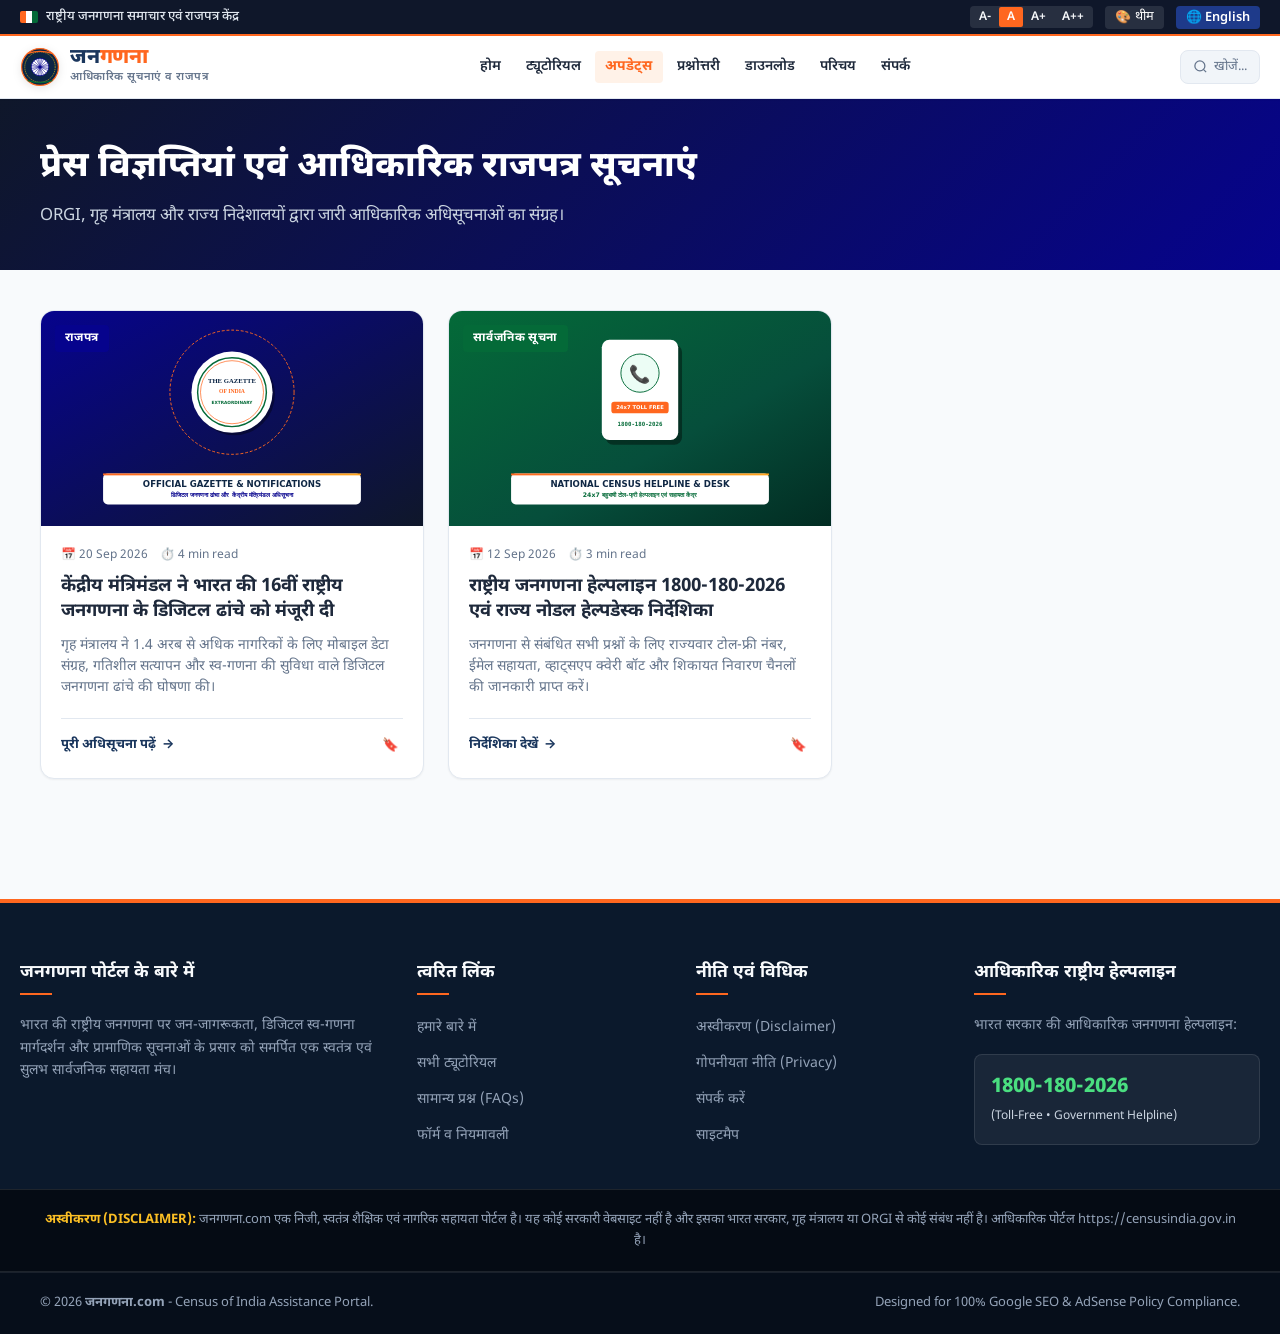
<file: updates.html>
<!DOCTYPE html>
<html lang="hi" class="font-md">
<head>
  <meta charset="UTF-8">
  <meta name="viewport" content="width=device-width, initial-scale=1.0, maximum-scale=5.0">
  <title>आधिकारिक सूचनाएं एवं समाचार | Census of India Official Updates & Press Releases</title>
  
  <meta name="title" content="आधिकारिक सूचनाएं एवं समाचार | Census of India Official Updates">
  <meta name="description" content="Latest cabinet decisions, gazette notifications, helpline announcements, and phase-wise timelines for Census of India.">
  <meta name="keywords" content="Census Updates, Gazette Notification, PIB Press Release, Census Schedule, MHA announcements">
  <meta name="robots" content="index, follow">
  <link rel="canonical" href="https://janganana.com/updates.html">

  <meta property="og:type" content="website">
  <meta property="og:url" content="https://janganana.com/updates.html">
  <meta property="og:title" content="आधिकारिक सूचनाएं एवं समाचार | Census of India Official Updates">
  <meta property="og:description" content="Verified notifications and gazette circulars related to National Census operations.">
  <meta property="og:image" content="https://janganana.com/assets/images/cabinet-decision-banner.svg">

  <link rel="preconnect" href="https://fonts.googleapis.com">
  <link rel="preconnect" href="https://fonts.gstatic.com" crossorigin>
  <link href="https://fonts.googleapis.com/css2?family=Inter:wght@400;500;600;700;800;900&family=Noto+Sans+Devanagari:wght@400;500;600;700;800&display=swap" rel="stylesheet">

  <link rel="stylesheet" href="css/style.css">
  <link rel="stylesheet" href="css/accessibility.css">
</head>
<body class="lang-hi">

  <a href="#mainContent" class="skip-to-content" data-en="Skip to Main Content" data-hi="मुख्य सामग्री पर जाएं">मुख्य सामग्री पर जाएं</a>

  <!-- Top Accessibility Bar -->
  <div class="top-accessibility-bar">
    <div class="container top-bar-inner">
      <div class="gov-india-badge">
        <div class="tricolor-stripe" aria-hidden="true">
          <span></span><span></span><span></span>
        </div>
        <span data-en="National Census News & Gazette Hub" data-hi="राष्ट्रीय जनगणना समाचार एवं राजपत्र केंद्र">राष्ट्रीय जनगणना समाचार एवं राजपत्र केंद्र</span>
      </div>

      <div class="accessibility-controls">
        <div class="font-resizer">
          <button class="font-btn" data-size="font-sm">A-</button>
          <button class="font-btn active" data-size="font-md">A</button>
          <button class="font-btn" data-size="font-lg">A+</button>
          <button class="font-btn" data-size="font-xl">A++</button>
        </div>
        <button id="contrastToggleBtn" class="contrast-btn">🎨 <span class="contrast-label" data-en="Theme" data-hi="थीम">थीम</span></button>
        <button class="lang-toggle-btn">🌐 English</button>
      </div>
    </div>
  </div>

  <!-- Header -->
  <header class="site-header">
    <div class="container header-inner">
      <a href="index.html" class="brand-wrapper">
        <img src="assets/images/ashoka-emblem.svg" alt="Emblem" class="ashoka-emblem-svg" width="48" height="48">
        <div class="brand-text">
          <h1>जन<span>गणना</span></h1>
          <span class="brand-subtitle" data-en="Official News & Gazette" data-hi="आधिकारिक सूचनाएं व राजपत्र">आधिकारिक सूचनाएं व राजपत्र</span>
        </div>
      </a>

      <nav aria-label="Main Navigation">
        <ul class="nav-links">
          <li><a href="index.html" class="nav-link" data-en="Home" data-hi="होम">होम</a></li>
          <li><a href="tutorials.html" class="nav-link" data-en="Tutorials" data-hi="ट्यूटोरियल">ट्यूटोरियल</a></li>
          <li><a href="updates.html" class="nav-link active" data-en="Updates" data-hi="अपडेट्स">अपडेट्स</a></li>
          <li><a href="faqs.html" class="nav-link" data-en="FAQs" data-hi="प्रश्नोत्तरी">प्रश्नोत्तरी</a></li>
          <li><a href="downloads.html" class="nav-link" data-en="Downloads" data-hi="डाउनलोड">डाउनलोड</a></li>
          <li><a href="about.html" class="nav-link" data-en="About" data-hi="परिचय">परिचय</a></li>
          <li><a href="contact.html" class="nav-link" data-en="Contact" data-hi="संपर्क">संपर्क</a></li>
        </ul>
      </nav>

      <div class="header-actions">
        <button id="headerSearchBtn" class="btn-header-search" aria-label="Search">
          <svg width="15" height="15" viewBox="0 0 24 24" fill="none" stroke="currentColor" stroke-width="2"><circle cx="11" cy="11" r="8"></circle><line x1="21" y1="21" x2="16.65" y2="16.65"></line></svg>
          <span data-en="Search..." data-hi="खोजें...">खोजें...</span>
        </button>
        <button id="mobileMenuToggleBtn" class="mobile-menu-toggle" aria-label="Toggle Menu">☰</button>
      </div>
    </div>
  </header>

  <!-- Page Banner -->
  <div style="background: linear-gradient(135deg, #0f172a, #06038D); color:#fff; padding: 2.5rem 0;">
    <div class="container">
      <h1 style="font-size: 2.2rem; font-weight: 800; margin-bottom: 0.5rem;" data-en="Press Releases & Official Gazette Updates" data-hi="प्रेस विज्ञप्तियां एवं आधिकारिक राजपत्र सूचनाएं">प्रेस विज्ञप्तियां एवं आधिकारिक राजपत्र सूचनाएं</h1>
      <p style="color:#cbd5e1; font-size: 1.05rem;" data-en="Chronological repository of official notifications issued by ORGI, MHA, and State Directorates." data-hi="ORGI, गृह मंत्रालय और राज्य निदेशालयों द्वारा जारी आधिकारिक अधिसूचनाओं का संग्रह।">ORGI, गृह मंत्रालय और राज्य निदेशालयों द्वारा जारी आधिकारिक अधिसूचनाओं का संग्रह।</p>
    </div>
  </div>

  <!-- Main Content -->
  <main id="mainContent" class="container" style="padding-top: 2.5rem; padding-bottom: 4rem;">
    <div class="articles-grid">
      <!-- Article: Cabinet Decision -->
      <article class="article-card">
        <div class="article-card-thumb">
          <img src="assets/images/cabinet-decision-banner.svg" alt="Cabinet Decision Banner" loading="lazy">
          <span class="card-category-badge badge-update" data-en="Gazette" data-hi="राजपत्र">राजपत्र</span>
        </div>
        <div class="article-card-body">
          <div class="article-meta">
            <span>📅 20 Sep 2026</span>
            <span>⏱️ 4 min read</span>
          </div>
          <h2 class="article-card-title">
            <a href="article.html?id=official-gazette-digital-census-rollout" data-en="Union Cabinet Approves Digital Architecture for India's 16th National Census" data-hi="केंद्रीय मंत्रिमंडल ने भारत की 16वीं राष्ट्रीय जनगणना के डिजिटल ढांचे को मंजूरी दी">
              केंद्रीय मंत्रिमंडल ने भारत की 16वीं राष्ट्रीय जनगणना के डिजिटल ढांचे को मंजूरी दी
            </a>
          </h2>
          <p class="article-card-excerpt" data-en="The Ministry of Home Affairs announces a multi-mode digital census framework incorporating mobile data collection, dynamic validation, and self-enumeration for over 1.4 billion citizens." data-hi="गृह मंत्रालय ने 1.4 अरब से अधिक नागरिकों के लिए मोबाइल डेटा संग्रह, गतिशील सत्यापन और स्व-गणना की सुविधा वाले डिजिटल जनगणना ढांचे की घोषणा की।">
            गृह मंत्रालय ने 1.4 अरब से अधिक नागरिकों के लिए मोबाइल डेटा संग्रह, गतिशील सत्यापन और स्व-गणना की सुविधा वाले डिजिटल जनगणना ढांचे की घोषणा की।
          </p>
          <div class="article-card-footer">
            <a href="article.html?id=official-gazette-digital-census-rollout" class="read-more-btn">
              <span data-en="Read Notification" data-hi="पूरी अधिसूचना पढ़ें">पूरी अधिसूचना पढ़ें</span> →
            </a>
            <button class="btn-bookmark" data-article-id="official-gazette-digital-census-rollout">🔖</button>
          </div>
        </div>
      </article>

      <!-- Article: Helpline Directory -->
      <article class="article-card">
        <div class="article-card-thumb">
          <img src="assets/images/helpline-banner.svg" alt="Helpline Banner" loading="lazy">
          <span class="card-category-badge badge-guide" data-en="Public Notice" data-hi="सार्वजनिक सूचना">सार्वजनिक सूचना</span>
        </div>
        <div class="article-card-body">
          <div class="article-meta">
            <span>📅 12 Sep 2026</span>
            <span>⏱️ 3 min read</span>
          </div>
          <h2 class="article-card-title">
            <a href="article.html?id=census-helpline-directory" data-en="National Census Helpline 1800-180-2026 & State Nodal Helpdesks Directory" data-hi="राष्ट्रीय जनगणना हेल्पलाइन 1800-180-2026 एवं राज्य नोडल हेल्पडेस्क निर्देशिका">
              राष्ट्रीय जनगणना हेल्पलाइन 1800-180-2026 एवं राज्य नोडल हेल्पडेस्क निर्देशिका
            </a>
          </h2>
          <p class="article-card-excerpt" data-en="Access state-wise toll-free numbers, email support, WhatsApp query bot, and grievance redressal channels for all census-related inquiries." data-hi="जनगणना से संबंधित सभी प्रश्नों के लिए राज्यवार टोल-फ्री नंबर, ईमेल सहायता, व्हाट्सएप क्वेरी बॉट और शिकायत निवारण चैनलों की जानकारी प्राप्त करें।">
            जनगणना से संबंधित सभी प्रश्नों के लिए राज्यवार टोल-फ्री नंबर, ईमेल सहायता, व्हाट्सएप क्वेरी बॉट और शिकायत निवारण चैनलों की जानकारी प्राप्त करें।
          </p>
          <div class="article-card-footer">
            <a href="article.html?id=census-helpline-directory" class="read-more-btn">
              <span data-en="View Directory" data-hi="निर्देशिका देखें">निर्देशिका देखें</span> →
            </a>
            <button class="btn-bookmark" data-article-id="census-helpline-directory">🔖</button>
          </div>
        </div>
      </article>
    </div>
  </main>

  <!-- Footer -->
  <footer class="site-footer" role="contentinfo">
    <div class="container footer-top">
      <div class="footer-grid">
        <div class="footer-col">
          <h3 data-en="About Janganana Portal" data-hi="जनगणना पोर्टल के बारे में">जनगणना पोर्टल के बारे में</h3>
          <p data-en="An independent, highly accessible public assistance repository dedicated to facilitating awareness, digital self-enumeration guidance, and verified updates on the National Census of India." data-hi="भारत की राष्ट्रीय जनगणना पर जन-जागरूकता, डिजिटल स्व-गणना मार्गदर्शन और प्रामाणिक सूचनाओं के प्रसार को समर्पित एक स्वतंत्र एवं सुलभ सार्वजनिक सहायता मंच।">
            भारत की राष्ट्रीय जनगणना पर जन-जागरूकता, डिजिटल स्व-गणना मार्गदर्शन और प्रामाणिक सूचनाओं के प्रसार को समर्पित एक स्वतंत्र एवं सुलभ सार्वजनिक सहायता मंच।
          </p>
        </div>

        <div class="footer-col">
          <h3 data-en="Quick Links" data-hi="त्वरित लिंक">त्वरित लिंक</h3>
          <ul class="footer-links">
            <li><a href="about.html" data-en="About Us" data-hi="हमारे बारे में">हमारे बारे में</a></li>
            <li><a href="tutorials.html" data-en="All Tutorials" data-hi="सभी ट्यूटोरियल">सभी ट्यूटोरियल</a></li>
            <li><a href="faqs.html" data-en="Census FAQs" data-hi="सामान्य प्रश्न (FAQs)">सामान्य प्रश्न (FAQs)</a></li>
            <li><a href="downloads.html" data-en="Forms & Manuals" data-hi="फॉर्म व नियमावली">फॉर्म व नियमावली</a></li>
          </ul>
        </div>

        <div class="footer-col">
          <h3 data-en="Legal & Policy" data-hi="नीति एवं विधिक">नीति एवं विधिक</h3>
          <ul class="footer-links">
            <li><a href="disclaimer.html" data-en="Disclaimer" data-hi="अस्वीकरण (Disclaimer)">अस्वीकरण (Disclaimer)</a></li>
            <li><a href="privacy.html" data-en="Privacy Policy" data-hi="गोपनीयता नीति (Privacy)">गोपनीयता नीति (Privacy)</a></li>
            <li><a href="contact.html" data-en="Contact Us" data-hi="संपर्क करें">संपर्क करें</a></li>
            <li><a href="sitemap.xml" data-en="XML Sitemap" data-hi="साइटमैप">साइटमैप</a></li>
          </ul>
        </div>

        <div class="footer-col">
          <h3 data-en="24x7 Official Helpline" data-hi="आधिकारिक राष्ट्रीय हेल्पलाइन">आधिकारिक राष्ट्रीय हेल्पलाइन</h3>
          <p data-en="Government of India Official Census Helpline:" data-hi="भारत सरकार की आधिकारिक जनगणना हेल्पलाइन:">भारत सरकार की आधिकारिक जनगणना हेल्पलाइन:</p>
          <div class="helpline-box">
            <span class="helpline-number">1800-180-2026</span>
            <span style="font-size:0.75rem; color:#cbd5e1;">(Toll-Free • Government Helpline)</span>
          </div>
        </div>
      </div>
    </div>

    <!-- Non-Gov Footer Note -->
    <div style="background: #050b14; border-top: 1px solid rgba(255,255,255,0.1); border-bottom: 1px solid rgba(255,255,255,0.1); padding: 1.25rem 0;">
      <div class="container" style="text-align: center; color: #94a3b8; font-size: 0.8125rem; line-height: 1.6;">
        <strong style="color: #fbbf24;" data-en="DISCLAIMER:" data-hi="अस्वीकरण (DISCLAIMER):">अस्वीकरण (DISCLAIMER):</strong>
        <span data-en="जनगणना.com is a private, independent educational and citizen assistance portal. It is NOT an official government website and has NO affiliation with the Government of India, Ministry of Home Affairs (MHA), or ORGI. Official portal is https://censusindia.gov.in." data-hi="जनगणना.com एक निजी, स्वतंत्र शैक्षिक एवं नागरिक सहायता पोर्टल है। यह कोई सरकारी वेबसाइट नहीं है और इसका भारत सरकार, गृह मंत्रालय या ORGI से कोई संबंध नहीं है। आधिकारिक पोर्टल https://censusindia.gov.in है।">
          जनगणना.com एक निजी, स्वतंत्र शैक्षिक एवं नागरिक सहायता पोर्टल है। यह कोई सरकारी वेबसाइट नहीं है और इसका भारत सरकार, गृह मंत्रालय या ORGI से कोई संबंध नहीं है। आधिकारिक पोर्टल https://censusindia.gov.in है।
        </span>
      </div>
    </div>

    <div class="footer-bottom">
      <div class="container footer-bottom-inner">
        <div>© 2026 <strong>जनगणना.com</strong> - Census of India Assistance Portal.</div>
        <div>Designed for 100% Google SEO & AdSense Policy Compliance.</div>
      </div>
    </div>
  </footer>

  <!-- Search Modal Dialog -->
  <div id="searchModalBackdrop" class="search-modal-backdrop">
    <div class="search-modal-card">
      <div class="search-modal-header">
        <input id="searchModalInput" type="search" class="search-modal-input" placeholder="खोजें...">
        <button id="searchModalClose">✕</button>
      </div>
      <div id="searchResultsContainer" class="search-results-container"></div>
    </div>
  </div>

  <script src="js/articles-data.js"></script>
  <script src="js/app.js"></script>
  <script src="js/search.js"></script>
  <!-- Monetag Vignette Ad Integration -->
  <script>(function(s){s.dataset.zone='11879017',s.src='https://n6wxm.com/vignette.min.js'})([document.documentElement, document.body].filter(Boolean).pop().appendChild(document.createElement('script')))</script>
</body>
</html>
</file>
<file: css/style.css>
/* ==========================================================================
   जनगणना (Janganana) - Census of India Assistance Portal
   Design System & Core Styles (GIGW Compliant & india.gov.in aesthetic)
   ========================================================================== */

:root {
  /* Official Indian Tricolor & National Palette */
  --color-saffron: #FF671F;
  --color-saffron-dark: #D44D0E;
  --color-saffron-light: #FFF2E8;
  --color-white: #FFFFFF;
  --color-green: #046A38;
  --color-green-dark: #024825;
  --color-green-light: #EBF7EF;
  --color-navy: #06038D;
  --color-navy-dark: #000080;
  
  /* Modern Government UI Colors */
  --primary: #1a365d;
  --primary-hover: #0f2744;
  --primary-light: #ebf3fa;
  --accent: #FF671F;
  --accent-hover: #E05310;
  --secondary: #046A38;
  
  /* Neutrals & Text */
  --bg-body: #f8fafc;
  --bg-card: #ffffff;
  --bg-subtle: #f1f5f9;
  --border-color: #e2e8f0;
  --border-focus: #1a365d;
  --text-main: #1e293b;
  --text-muted: #64748b;
  --text-light: #94a3b8;
  --text-inverse: #ffffff;
  
  /* Status Colors */
  --badge-blue-bg: #e0f2fe;
  --badge-blue-text: #0369a1;
  --badge-green-bg: #dcfce7;
  --badge-green-text: #15803d;
  --badge-orange-bg: #ffedd5;
  --badge-orange-text: #c2410c;
  --badge-purple-bg: #f3e8ff;
  --badge-purple-text: #7e22ce;

  /* Typography */
  --font-base: 'Inter', system-ui, -apple-system, BlinkMacSystemFont, "Segoe UI", Roboto, "Helvetica Neue", sans-serif;
  --font-hindi: 'Noto Sans Devanagari', 'Inter', system-ui, sans-serif;
  --font-size-base: 16px;
  --line-height-base: 1.6;

  /* Shadows & Radius */
  --radius-sm: 4px;
  --radius-md: 8px;
  --radius-lg: 14px;
  --radius-xl: 20px;
  --shadow-sm: 0 1px 2px 0 rgba(0, 0, 0, 0.05);
  --shadow-md: 0 4px 6px -1px rgba(0, 0, 0, 0.08), 0 2px 4px -2px rgba(0, 0, 0, 0.05);
  --shadow-lg: 0 10px 15px -3px rgba(0, 0, 0, 0.08), 0 4px 6px -4px rgba(0, 0, 0, 0.04);
  --shadow-hover: 0 12px 24px -4px rgba(26, 54, 93, 0.12);

  /* Layout */
  --max-width: 1240px;
  --header-height: 80px;
  --topbar-height: 40px;
  --transition: all 0.2s ease-in-out;
}

/* Reset & Box Sizing */
*, *::before, *::after {
  box-sizing: border-box;
  margin: 0;
  padding: 0;
}

html {
  font-size: var(--font-size-base);
  scroll-behavior: smooth;
  -webkit-text-size-adjust: 100%;
}

body {
  font-family: var(--font-base);
  background-color: var(--bg-body);
  color: var(--text-main);
  line-height: var(--line-height-base);
  min-height: 100vh;
  display: flex;
  flex-direction: column;
}

body.lang-hi {
  font-family: var(--font-hindi);
}

img, svg {
  display: block;
  max-width: 100%;
  height: auto;
}

a {
  color: var(--primary);
  text-decoration: none;
  transition: var(--transition);
}

a:hover {
  color: var(--accent);
}

button {
  font-family: inherit;
  cursor: pointer;
  border: none;
  background: none;
  transition: var(--transition);
}

ul, ol {
  list-style-position: inside;
}

.container {
  width: 100%;
  max-width: var(--max-width);
  margin-left: auto;
  margin-right: auto;
  padding-left: 1.25rem;
  padding-right: 1.25rem;
}

/* ==========================================================================
   GIGW Accessibility Top Bar
   ========================================================================== */
.top-accessibility-bar {
  background-color: #0f172a;
  color: #e2e8f0;
  font-size: 0.8125rem;
  border-bottom: 2px solid var(--color-saffron);
}

.top-bar-inner {
  display: flex;
  justify-content: space-between;
  align-items: center;
  padding: 0.35rem 0;
  flex-wrap: wrap;
  gap: 0.5rem;
}

.gov-india-badge {
  display: flex;
  align-items: center;
  gap: 0.5rem;
  font-weight: 500;
}

.tricolor-stripe {
  display: inline-flex;
  width: 18px;
  height: 12px;
  border-radius: 2px;
  overflow: hidden;
}
.tricolor-stripe span:nth-child(1) { flex: 1; background: #FF671F; }
.tricolor-stripe span:nth-child(2) { flex: 1; background: #FFFFFF; }
.tricolor-stripe span:nth-child(3) { flex: 1; background: #046A38; }

.accessibility-controls {
  display: flex;
  align-items: center;
  gap: 0.75rem;
  flex-wrap: wrap;
}

.skip-to-content {
  position: absolute;
  top: -100px;
  left: 1rem;
  background: var(--color-saffron);
  color: #fff;
  padding: 0.5rem 1rem;
  font-weight: 700;
  z-index: 9999;
  border-radius: 4px;
  transition: top 0.2s;
}
.skip-to-content:focus {
  top: 0.5rem;
}

.font-resizer {
  display: flex;
  align-items: center;
  background: rgba(255, 255, 255, 0.1);
  border-radius: 4px;
  padding: 1px;
}

.font-btn {
  color: #f8fafc;
  padding: 2px 8px;
  font-size: 0.75rem;
  font-weight: 600;
  border-radius: 2px;
}
.font-btn:hover, .font-btn.active {
  background: var(--color-saffron);
  color: #fff;
}

.contrast-btn, .lang-toggle-btn {
  background: rgba(255, 255, 255, 0.1);
  color: #fff;
  padding: 3px 10px;
  border-radius: 4px;
  font-size: 0.8rem;
  display: inline-flex;
  align-items: center;
  gap: 4px;
}
.contrast-btn:hover, .lang-toggle-btn:hover {
  background: var(--color-saffron);
}

.lang-toggle-btn {
  background: #1e3a8a;
  font-weight: 600;
}

/* ==========================================================================
   Header & Navigation (Single-Line Compact Bar)
   ========================================================================== */
.site-header {
  background: var(--color-white);
  box-shadow: var(--shadow-sm);
  position: sticky;
  top: 0;
  z-index: 1000;
  border-bottom: 1px solid var(--border-color);
}

.header-inner {
  display: flex;
  justify-content: space-between;
  align-items: center;
  padding: 0.65rem 0;
  gap: 1rem;
}

.brand-wrapper {
  display: flex;
  align-items: center;
  gap: 0.65rem;
  text-decoration: none;
  flex-shrink: 0;
}

.ashoka-emblem-svg {
  width: 40px;
  height: 40px;
  filter: drop-shadow(0 2px 4px rgba(0,0,0,0.1));
}

.brand-text h1 {
  font-size: 1.3rem;
  font-weight: 800;
  color: var(--primary);
  line-height: 1.1;
  letter-spacing: -0.02em;
}

.brand-text h1 span {
  color: var(--color-saffron);
}

.brand-subtitle {
  font-size: 0.7rem;
  color: var(--text-muted);
  font-weight: 600;
  text-transform: uppercase;
  letter-spacing: 0.04em;
  display: block;
}

.nav-links {
  display: flex;
  align-items: center;
  gap: 0.25rem;
  list-style: none;
  margin: 0;
  padding: 0;
  white-space: nowrap;
  flex-wrap: nowrap;
}

.nav-link {
  font-weight: 600;
  font-size: 0.875rem;
  color: var(--text-main);
  padding: 0.4rem 0.65rem;
  border-radius: var(--radius-sm);
  position: relative;
  transition: all 0.15s ease;
}

.nav-link:hover {
  color: var(--color-saffron);
  background: #fff7ed;
}

.nav-link.active {
  color: var(--color-saffron);
  background: #fff2e8;
  font-weight: 700;
}

.nav-link.active::after {
  display: none;
}

.header-actions {
  display: flex;
  align-items: center;
  gap: 0.5rem;
  flex-shrink: 0;
}

.btn-header-search {
  display: flex;
  align-items: center;
  gap: 0.35rem;
  background: var(--bg-subtle);
  border: 1px solid var(--border-color);
  padding: 0.45rem 0.75rem;
  border-radius: var(--radius-md);
  color: var(--text-muted);
  font-size: 0.8125rem;
}
.btn-header-search:hover {
  background: #e2e8f0;
  border-color: #cbd5e1;
}

.btn-self-enum {
  background: linear-gradient(135deg, var(--color-saffron), var(--color-saffron-dark));
  color: #fff;
  font-weight: 700;
  padding: 0.45rem 0.85rem;
  border-radius: var(--radius-md);
  font-size: 0.8125rem;
  box-shadow: 0 2px 4px rgba(255, 103, 31, 0.25);
  display: inline-flex;
  align-items: center;
  gap: 0.35rem;
  white-space: nowrap;
}
.btn-header-search:hover {
  background: #e2e8f0;
  border-color: #cbd5e1;
}

.btn-self-enum {
  background: linear-gradient(135deg, var(--color-saffron), var(--color-saffron-dark));
  color: #fff;
  font-weight: 700;
  padding: 0.55rem 1.1rem;
  border-radius: var(--radius-md);
  font-size: 0.875rem;
  box-shadow: 0 2px 4px rgba(255, 103, 31, 0.3);
  display: inline-flex;
  align-items: center;
  gap: 0.35rem;
}
.btn-self-enum:hover {
  color: #fff;
  filter: brightness(1.08);
  transform: translateY(-1px);
}

.mobile-menu-toggle {
  display: none;
  padding: 0.5rem;
  color: var(--text-main);
  font-size: 1.5rem;
}

/* ==========================================================================
   Live Notification / Announcement Ticker
   ========================================================================== */
.announcement-ticker {
  background: #fef3c7;
  border-bottom: 1px solid #fde68a;
  padding: 0.4rem 0;
  font-size: 0.875rem;
}

.ticker-wrapper {
  display: flex;
  align-items: center;
  gap: 0.75rem;
  overflow: hidden;
}

.ticker-badge {
  background: #dc2626;
  color: #fff;
  font-size: 0.75rem;
  font-weight: 700;
  text-transform: uppercase;
  padding: 2px 8px;
  border-radius: 4px;
  white-space: nowrap;
  animation: pulse 2s infinite;
}

@keyframes pulse {
  0%, 100% { opacity: 1; }
  50% { opacity: 0.6; }
}

.ticker-content {
  white-space: nowrap;
  overflow: hidden;
  text-overflow: ellipsis;
  flex: 1;
}

.ticker-link {
  color: #92400e;
  font-weight: 600;
}
.ticker-link:hover {
  text-decoration: underline;
  color: #78350f;
}

/* ==========================================================================
   Hero Section & National Portal Banner
   ========================================================================== */
.hero-portal {
  background: linear-gradient(135deg, #0b2545 0%, #134074 50%, #001f3f 100%);
  color: #fff;
  padding: 3rem 0 3.5rem;
  position: relative;
  overflow: hidden;
}

.hero-portal::before {
  content: '';
  position: absolute;
  top: 0; right: 0; bottom: 0; left: 0;
  background-image: radial-gradient(rgba(255, 255, 255, 0.08) 1px, transparent 1px);
  background-size: 24px 24px;
  pointer-events: none;
}

.hero-grid {
  display: grid;
  grid-template-columns: 1.2fr 0.8fr;
  gap: 2.5rem;
  align-items: center;
  position: relative;
  z-index: 1;
}

.hero-badge-live {
  display: inline-flex;
  align-items: center;
  gap: 6px;
  background: rgba(255, 103, 31, 0.2);
  border: 1px solid rgba(255, 103, 31, 0.4);
  color: #ffd8a8;
  padding: 4px 12px;
  border-radius: 50px;
  font-size: 0.8125rem;
  font-weight: 600;
  margin-bottom: 1rem;
}

.hero-badge-live .dot {
  width: 8px;
  height: 8px;
  background: #ff671f;
  border-radius: 50%;
  box-shadow: 0 0 8px #ff671f;
}

.hero-title {
  font-size: 2.5rem;
  font-weight: 800;
  line-height: 1.2;
  margin-bottom: 1rem;
  letter-spacing: -0.03em;
}

.hero-title .highlight {
  background: linear-gradient(90deg, #ff9f43, #feca57);
  -webkit-background-clip: text;
  -webkit-text-fill-color: transparent;
}

.hero-desc {
  font-size: 1.0625rem;
  color: #cbd5e1;
  line-height: 1.6;
  margin-bottom: 1.75rem;
  max-width: 600px;
}

.hero-action-buttons {
  display: flex;
  gap: 1rem;
  flex-wrap: wrap;
}

.btn-primary-hero {
  background: var(--color-saffron);
  color: #fff;
  font-weight: 700;
  padding: 0.8rem 1.6rem;
  border-radius: var(--radius-md);
  box-shadow: 0 4px 14px rgba(255, 103, 31, 0.4);
  display: inline-flex;
  align-items: center;
  gap: 0.5rem;
}
.btn-primary-hero:hover {
  background: var(--color-saffron-dark);
  color: #fff;
  transform: translateY(-2px);
}

.btn-secondary-hero {
  background: rgba(255, 255, 255, 0.12);
  color: #fff;
  font-weight: 600;
  padding: 0.8rem 1.6rem;
  border-radius: var(--radius-md);
  border: 1px solid rgba(255, 255, 255, 0.25);
  backdrop-filter: blur(8px);
  display: inline-flex;
  align-items: center;
  gap: 0.5rem;
}
.btn-secondary-hero:hover {
  background: rgba(255, 255, 255, 0.22);
  color: #fff;
}

/* Population Estimator Card on Hero */
.census-live-card {
  background: rgba(255, 255, 255, 0.08);
  border: 1px solid rgba(255, 255, 255, 0.15);
  backdrop-filter: blur(12px);
  border-radius: var(--radius-xl);
  padding: 1.75rem;
  box-shadow: 0 20px 40px rgba(0, 0, 0, 0.3);
}

.card-header-label {
  font-size: 0.8125rem;
  text-transform: uppercase;
  letter-spacing: 0.08em;
  color: #94a3b8;
  font-weight: 700;
  margin-bottom: 0.5rem;
  display: flex;
  justify-content: space-between;
}

.live-indicator {
  color: #4ade80;
  font-size: 0.75rem;
  display: inline-flex;
  align-items: center;
  gap: 4px;
}

.population-display {
  font-size: 2.25rem;
  font-weight: 900;
  font-variant-numeric: tabular-nums;
  color: #ffffff;
  letter-spacing: -0.02em;
  margin-bottom: 0.5rem;
  text-shadow: 0 2px 10px rgba(0,0,0,0.4);
}

.census-stats-grid {
  display: grid;
  grid-template-columns: repeat(2, 1fr);
  gap: 1rem;
  margin-top: 1.25rem;
  border-top: 1px solid rgba(255, 255, 255, 0.15);
  padding-top: 1.25rem;
}

.stat-item h4 {
  font-size: 1.2rem;
  font-weight: 800;
  color: #f8fafc;
}
.stat-item p {
  font-size: 0.75rem;
  color: #94a3b8;
}

/* ==========================================================================
   Quick Assistance Services Grid (Gov Style)
   ========================================================================== */
.quick-services-section {
  margin-top: -2rem;
  position: relative;
  z-index: 10;
  margin-bottom: 3rem;
}

.services-grid {
  display: grid;
  grid-template-columns: repeat(auto-fit, minmax(220px, 1fr));
  gap: 1rem;
}

.service-card {
  background: var(--bg-card);
  padding: 1.25rem;
  border-radius: var(--radius-lg);
  box-shadow: var(--shadow-md);
  border: 1px solid var(--border-color);
  display: flex;
  align-items: flex-start;
  gap: 1rem;
  transition: var(--transition);
}

.service-card:hover {
  transform: translateY(-4px);
  box-shadow: var(--shadow-hover);
  border-color: var(--primary-light);
}

.service-icon-box {
  width: 44px;
  height: 44px;
  border-radius: var(--radius-md);
  display: flex;
  align-items: center;
  justify-content: center;
  font-size: 1.25rem;
  flex-shrink: 0;
}
.icon-saffron { background: var(--color-saffron-light); color: var(--color-saffron); }
.icon-green { background: var(--color-green-light); color: var(--color-green); }
.icon-navy { background: #e0e7ff; color: #3730a3; }
.icon-purple { background: #f3e8ff; color: #6b21a8; }

.service-info h3 {
  font-size: 1rem;
  font-weight: 700;
  color: var(--primary);
  margin-bottom: 0.25rem;
}
.service-info p {
  font-size: 0.8125rem;
  color: var(--text-muted);
  line-height: 1.4;
}

/* ==========================================================================
   Section Headers
   ========================================================================== */
.section-header {
  display: flex;
  justify-content: space-between;
  align-items: flex-end;
  margin-bottom: 1.75rem;
  padding-bottom: 0.75rem;
  border-bottom: 2px solid var(--border-color);
  position: relative;
}

.section-header::after {
  content: '';
  position: absolute;
  bottom: -2px;
  left: 0;
  width: 80px;
  height: 2px;
  background: var(--color-saffron);
}

.section-title-group h2 {
  font-size: 1.625rem;
  font-weight: 800;
  color: var(--primary);
  letter-spacing: -0.02em;
}

.section-title-group p {
  font-size: 0.9375rem;
  color: var(--text-muted);
  margin-top: 0.25rem;
}

.view-all-link {
  font-weight: 700;
  font-size: 0.875rem;
  display: inline-flex;
  align-items: center;
  gap: 0.35rem;
  color: var(--color-saffron);
}
.view-all-link:hover {
  gap: 0.55rem;
  color: var(--color-saffron-dark);
}

/* ==========================================================================
   Article & Tutorial Cards Grid
   ========================================================================== */
.articles-grid {
  display: grid;
  grid-template-columns: repeat(auto-fill, minmax(340px, 1fr));
  gap: 1.5rem;
  margin-bottom: 3.5rem;
}

.article-card {
  background: var(--bg-card);
  border-radius: var(--radius-lg);
  border: 1px solid var(--border-color);
  box-shadow: var(--shadow-sm);
  overflow: hidden;
  display: flex;
  flex-direction: column;
  transition: var(--transition);
}

.article-card:hover {
  transform: translateY(-4px);
  box-shadow: var(--shadow-hover);
  border-color: #cbd5e1;
}

.article-card-thumb {
  position: relative;
  aspect-ratio: 16/9;
  background: #e2e8f0;
  overflow: hidden;
}

.article-card-thumb img {
  width: 100%;
  height: 100%;
  object-fit: cover;
  transition: transform 0.3s ease;
}

.article-card:hover .article-card-thumb img {
  transform: scale(1.03);
}

.card-category-badge {
  position: absolute;
  top: 0.85rem;
  left: 0.85rem;
  font-size: 0.75rem;
  font-weight: 700;
  padding: 4px 10px;
  border-radius: 4px;
  text-transform: uppercase;
  letter-spacing: 0.04em;
}

.badge-tutorial { background: var(--color-saffron); color: #fff; }
.badge-update { background: var(--color-navy); color: #fff; }
.badge-guide { background: var(--color-green); color: #fff; }
.badge-faq { background: #7e22ce; color: #fff; }

.article-card-body {
  padding: 1.25rem;
  display: flex;
  flex-direction: column;
  flex: 1;
}

.article-meta {
  display: flex;
  align-items: center;
  gap: 0.75rem;
  font-size: 0.75rem;
  color: var(--text-muted);
  margin-bottom: 0.65rem;
}

.article-meta span {
  display: inline-flex;
  align-items: center;
  gap: 4px;
}

.article-card-title {
  font-size: 1.15rem;
  font-weight: 700;
  line-height: 1.35;
  margin-bottom: 0.65rem;
}

.article-card-title a {
  color: var(--text-main);
}
.article-card-title a:hover {
  color: var(--color-saffron);
}

.article-card-excerpt {
  font-size: 0.875rem;
  color: var(--text-muted);
  line-height: 1.5;
  margin-bottom: 1.25rem;
  flex: 1;
}

.article-card-footer {
  display: flex;
  justify-content: space-between;
  align-items: center;
  border-top: 1px solid var(--border-color);
  padding-top: 0.85rem;
  font-size: 0.8125rem;
}

.read-more-btn {
  font-weight: 700;
  color: var(--primary);
  display: inline-flex;
  align-items: center;
  gap: 0.35rem;
}
.read-more-btn:hover {
  color: var(--color-saffron);
}

.btn-bookmark {
  color: var(--text-light);
  padding: 4px;
  border-radius: 4px;
}
.btn-bookmark:hover, .btn-bookmark.bookmarked {
  color: var(--color-saffron);
}

/* ==========================================================================
   Census Phases & Timeline Section
   ========================================================================== */
.census-phases-section {
  background: var(--bg-card);
  border: 1px solid var(--border-color);
  border-radius: var(--radius-xl);
  padding: 2.5rem;
  margin-bottom: 3.5rem;
  box-shadow: var(--shadow-sm);
}

.phases-grid {
  display: grid;
  grid-template-columns: repeat(auto-fit, minmax(280px, 1fr));
  gap: 1.5rem;
  margin-top: 1.5rem;
}

.phase-card {
  border: 1px solid var(--border-color);
  border-radius: var(--radius-lg);
  padding: 1.5rem;
  background: var(--bg-body);
  position: relative;
  overflow: hidden;
}

.phase-card.active-phase {
  border-color: var(--color-saffron);
  background: #fffdfa;
  box-shadow: 0 0 0 1px var(--color-saffron);
}

.phase-card::before {
  content: '';
  position: absolute;
  top: 0;
  left: 0;
  width: 6px;
  height: 100%;
  background: #cbd5e1;
}

.phase-card.active-phase::before {
  background: var(--color-saffron);
}

.phase-tag {
  font-size: 0.75rem;
  font-weight: 800;
  text-transform: uppercase;
  color: var(--color-saffron);
  margin-bottom: 0.5rem;
}

.phase-card h3 {
  font-size: 1.2rem;
  font-weight: 700;
  color: var(--primary);
  margin-bottom: 0.5rem;
}

.phase-card p {
  font-size: 0.875rem;
  color: var(--text-muted);
  line-height: 1.5;
}

/* ==========================================================================
   FAQ Accordions (SEO-Rich)
   ========================================================================== */
.faq-section {
  margin-bottom: 3.5rem;
}

.faq-list {
  display: flex;
  flex-direction: column;
  gap: 0.85rem;
}

.faq-item {
  background: var(--bg-card);
  border: 1px solid var(--border-color);
  border-radius: var(--radius-md);
  overflow: hidden;
  transition: var(--transition);
}

.faq-item:hover {
  border-color: #cbd5e1;
}

.faq-question {
  width: 100%;
  text-align: left;
  padding: 1.1rem 1.25rem;
  font-size: 1rem;
  font-weight: 700;
  color: var(--text-main);
  display: flex;
  justify-content: space-between;
  align-items: center;
  gap: 1rem;
}

.faq-question:hover {
  color: var(--primary);
}

.faq-icon {
  width: 20px;
  height: 20px;
  flex-shrink: 0;
  transition: transform 0.3s ease;
  color: var(--color-saffron);
}

.faq-item.open .faq-icon {
  transform: rotate(180deg);
}

.faq-answer {
  max-height: 0;
  overflow: hidden;
  transition: max-height 0.3s ease-out;
  background: #f8fafc;
}

.faq-answer-inner {
  padding: 1rem 1.25rem 1.25rem;
  font-size: 0.9375rem;
  color: #334155;
  line-height: 1.6;
  border-top: 1px solid var(--border-color);
}

/* ==========================================================================
   Footer (Gov.in National Design standard)
   ========================================================================== */
.site-footer {
  background: #0b192c;
  color: #94a3b8;
  margin-top: auto;
  border-top: 4px solid var(--color-saffron);
}

.footer-top {
  padding: 3.5rem 0 2.5rem;
}

.footer-grid {
  display: grid;
  grid-template-columns: 1.5fr 1fr 1fr 1.2fr;
  gap: 2.5rem;
}

.footer-col h3 {
  color: #f8fafc;
  font-size: 1.1rem;
  font-weight: 700;
  margin-bottom: 1.25rem;
  position: relative;
  padding-bottom: 0.5rem;
}

.footer-col h3::after {
  content: '';
  position: absolute;
  bottom: 0;
  left: 0;
  width: 32px;
  height: 2px;
  background: var(--color-saffron);
}

.footer-col p {
  font-size: 0.875rem;
  line-height: 1.6;
  margin-bottom: 1rem;
}

.footer-links {
  list-style: none;
  display: flex;
  flex-direction: column;
  gap: 0.65rem;
}

.footer-links a {
  color: #94a3b8;
  font-size: 0.875rem;
}
.footer-links a:hover {
  color: var(--color-saffron);
  padding-left: 4px;
}

.helpline-box {
  background: rgba(255, 255, 255, 0.06);
  border: 1px solid rgba(255, 255, 255, 0.1);
  padding: 1rem;
  border-radius: var(--radius-md);
  margin-top: 1rem;
}

.helpline-number {
  font-size: 1.25rem;
  font-weight: 800;
  color: #4ade80;
  display: block;
}

.footer-bottom {
  background: #060e1a;
  padding: 1.25rem 0;
  font-size: 0.8125rem;
  border-top: 1px solid rgba(255, 255, 255, 0.08);
}

.footer-bottom-inner {
  display: flex;
  justify-content: space-between;
  align-items: center;
  flex-wrap: wrap;
  gap: 1rem;
}

/* ==========================================================================
   Search Modal
   ========================================================================== */
.search-modal-backdrop {
  position: fixed;
  top: 0; left: 0; right: 0; bottom: 0;
  background: rgba(15, 23, 42, 0.7);
  backdrop-filter: blur(4px);
  z-index: 2000;
  display: none;
  align-items: flex-start;
  justify-content: center;
  padding-top: 10vh;
}

.search-modal-backdrop.open {
  display: flex;
}

.search-modal-card {
  background: #fff;
  width: 100%;
  max-width: 650px;
  border-radius: var(--radius-lg);
  box-shadow: 0 25px 50px -12px rgba(0, 0, 0, 0.25);
  overflow: hidden;
  margin: 0 1rem;
  border: 1px solid var(--border-color);
}

.search-modal-header {
  padding: 1rem 1.25rem;
  display: flex;
  align-items: center;
  border-bottom: 1px solid var(--border-color);
  gap: 0.75rem;
}

.search-modal-input {
  width: 100%;
  border: none;
  font-size: 1.1rem;
  font-family: inherit;
  outline: none;
}

.search-results-container {
  max-height: 420px;
  overflow-y: auto;
  padding: 0.75rem;
}

.search-result-item {
  padding: 0.75rem 1rem;
  border-radius: var(--radius-md);
  margin-bottom: 0.35rem;
  display: block;
}
.search-result-item:hover {
  background: var(--bg-subtle);
}

.search-result-item h4 {
  font-size: 0.95rem;
  color: var(--primary);
  margin-bottom: 0.2rem;
}

.search-result-item p {
  font-size: 0.8125rem;
  color: var(--text-muted);
}

/* ==========================================================================
   Responsive Breakpoints
   ========================================================================== */
@media (max-width: 1024px) {
  .hero-grid {
    grid-template-columns: 1fr;
  }
  .footer-grid {
    grid-template-columns: 1fr 1fr;
  }
}

@media (max-width: 768px) {
  .nav-links, .btn-self-enum {
    display: none;
  }
  .mobile-menu-toggle {
    display: block;
  }
  .hero-title {
    font-size: 1.85rem;
  }
  .population-display {
    font-size: 1.85rem;
  }
  .articles-grid {
    grid-template-columns: 1fr;
  }
  .footer-grid {
    grid-template-columns: 1fr;
  }
  .btn-header-search {
    min-width: auto;
    padding: 0.5rem 0.75rem;
  }
  .btn-header-search span {
    display: none;
  }
}
</file>
<file: css/accessibility.css>
/* ==========================================================================
   GIGW Accessibility Stylesheet (Guidelines for Indian Govt Websites)
   High Contrast Mode, Font Scaling (A-, A, A+), Focus Outlines, Screen-Reader
   ========================================================================== */

/* Font Size Modifiers */
html.font-sm {
  font-size: 14px;
}

html.font-md {
  font-size: 16px; /* Standard */
}

html.font-lg {
  font-size: 18px;
}

html.font-xl {
  font-size: 20px;
}

/* Screen Reader Only Utility */
.sr-only {
  position: absolute;
  width: 1px;
  height: 1px;
  padding: 0;
  margin: -1px;
  overflow: hidden;
  clip: rect(0, 0, 0, 0);
  white-space: nowrap;
  border-width: 0;
}

/* Enhanced Focus States for Keyboard Navigation (GIGW Criterion 2.4.7) */
a:focus-visible,
button:focus-visible,
input:focus-visible,
select:focus-visible,
textarea:focus-visible {
  outline: 3px solid #ff671f !important;
  outline-offset: 2px !important;
}

/* ==========================================================================
   High Contrast Mode (Dark & High Saturation)
   ========================================================================== */
body.theme-high-contrast {
  --bg-body: #000000;
  --bg-card: #121212;
  --bg-subtle: #1e1e1e;
  --border-color: #444444;
  --border-focus: #ffff00;
  --text-main: #ffffff;
  --text-muted: #d1d5db;
  --text-light: #9ca3af;
  --primary: #60a5fa;
  --accent: #fbbf24;
}

body.theme-high-contrast .site-header {
  background: #000000;
  border-bottom: 2px solid #ffff00;
}

body.theme-high-contrast .brand-text h1 {
  color: #ffffff;
}

body.theme-high-contrast .nav-link {
  color: #e5e7eb;
}

body.theme-high-contrast .nav-link:hover,
body.theme-high-contrast .nav-link.active {
  color: #fbbf24;
}

body.theme-high-contrast .service-card,
body.theme-high-contrast .article-card,
body.theme-high-contrast .census-phases-section,
body.theme-high-contrast .faq-item,
body.theme-high-contrast .article-main-container,
body.theme-high-contrast .sidebar-widget,
body.theme-high-contrast .search-modal-card {
  background: #181818;
  border-color: #3f3f46;
  color: #ffffff;
}

body.theme-high-contrast .article-card-title a,
body.theme-high-contrast .faq-question,
body.theme-high-contrast .article-headline,
body.theme-high-contrast .article-prose h2,
body.theme-high-contrast .article-prose h3 {
  color: #ffffff;
}

body.theme-high-contrast .article-prose {
  color: #e4e4e7;
}

body.theme-high-contrast .article-prose blockquote,
body.theme-high-contrast .article-prose .step-box,
body.theme-high-contrast .faq-answer {
  background: #27272a;
  color: #ffffff;
}

body.theme-high-contrast a:focus-visible,
body.theme-high-contrast button:focus-visible {
  outline: 3px solid #ffff00 !important;
}

/* ==========================================================================
   Sepia / Warm Reading Theme
   ========================================================================== */
body.theme-sepia {
  --bg-body: #fbf0d9;
  --bg-card: #f4ecd8;
  --bg-subtle: #ede1c7;
  --border-color: #d8caa9;
  --text-main: #382c1e;
  --text-muted: #5e4e3b;
  --primary: #4a3420;
  --accent: #b45309;
}

body.theme-sepia .site-header {
  background: #f4ecd8;
}
</file>
<file: css/article.css>
/* ==========================================================================
   Article & Reading Experience Stylesheet
   Enhanced Typography, Sticky TOC, Audio Player, Progress Bar, Print View
   ========================================================================== */

/* Reading Progress Bar at Top */
.reading-progress-bar {
  position: fixed;
  top: 0;
  left: 0;
  width: 0%;
  height: 4px;
  background: linear-gradient(90deg, var(--color-saffron), var(--color-green));
  z-index: 9999;
  transition: width 0.1s ease-out;
}

/* Breadcrumbs (SEO schema visual) */
.breadcrumb-nav {
  padding: 1.25rem 0 0.5rem;
  font-size: 0.8125rem;
  color: var(--text-muted);
}

.breadcrumb-list {
  display: flex;
  align-items: center;
  flex-wrap: wrap;
  list-style: none;
  gap: 0.5rem;
}

.breadcrumb-item {
  display: inline-flex;
  align-items: center;
  gap: 0.5rem;
}

.breadcrumb-item a {
  color: var(--text-muted);
}
.breadcrumb-item a:hover {
  color: var(--color-saffron);
}

.breadcrumb-item.active {
  color: var(--text-main);
  font-weight: 600;
}

.breadcrumb-separator {
  color: var(--text-light);
  font-size: 0.75rem;
}

/* Article Layout Grid */
.article-page-layout {
  display: grid;
  grid-template-columns: minmax(0, 1fr) 300px;
  gap: 2.5rem;
  padding: 1.5rem 0 4rem;
  align-items: start;
}

/* Main Article Content Container */
.article-main-container {
  background: var(--bg-card);
  border-radius: var(--radius-xl);
  border: 1px solid var(--border-color);
  padding: 2.5rem;
  box-shadow: var(--shadow-sm);
}

/* Article Header */
.article-header {
  margin-bottom: 2rem;
  border-bottom: 1px solid var(--border-color);
  padding-bottom: 1.5rem;
}

.article-header-top {
  display: flex;
  align-items: center;
  justify-content: space-between;
  gap: 1rem;
  margin-bottom: 1rem;
  flex-wrap: wrap;
}

.article-category-tag {
  display: inline-block;
  padding: 4px 12px;
  border-radius: var(--radius-sm);
  font-size: 0.75rem;
  font-weight: 800;
  text-transform: uppercase;
  letter-spacing: 0.05em;
}

.article-lang-switch {
  display: inline-flex;
  align-items: center;
  gap: 0.35rem;
  background: var(--bg-subtle);
  border: 1px solid var(--border-color);
  padding: 4px 10px;
  border-radius: 20px;
  font-size: 0.75rem;
  font-weight: 700;
  color: var(--primary);
  cursor: pointer;
}
.article-lang-switch:hover {
  background: var(--primary-light);
}

.article-headline {
  font-size: 2.25rem;
  font-weight: 800;
  line-height: 1.25;
  color: var(--primary);
  letter-spacing: -0.02em;
  margin-bottom: 1rem;
}

.article-submeta {
  display: flex;
  align-items: center;
  flex-wrap: wrap;
  gap: 1.25rem;
  font-size: 0.8125rem;
  color: var(--text-muted);
}

.submeta-item {
  display: inline-flex;
  align-items: center;
  gap: 0.35rem;
}

/* Audio Player (Text-to-Speech Assist) */
.tts-reader-box {
  background: linear-gradient(135deg, #f0f9ff, #e0f2fe);
  border: 1px solid #bae6fd;
  border-radius: var(--radius-lg);
  padding: 0.85rem 1.25rem;
  margin-bottom: 2rem;
  display: flex;
  align-items: center;
  justify-content: space-between;
  gap: 1rem;
  flex-wrap: wrap;
}

.tts-info {
  display: flex;
  align-items: center;
  gap: 0.75rem;
  color: #0369a1;
  font-size: 0.875rem;
  font-weight: 600;
}

.tts-controls {
  display: flex;
  align-items: center;
  gap: 0.5rem;
}

.btn-tts {
  background: #0284c7;
  color: #fff;
  border: none;
  padding: 0.4rem 1rem;
  border-radius: 20px;
  font-size: 0.8125rem;
  font-weight: 700;
  display: inline-flex;
  align-items: center;
  gap: 0.35rem;
}
.btn-tts:hover {
  background: #0369a1;
}

.btn-tts.playing {
  background: #dc2626;
}

/* Featured Media / Image */
.article-featured-media {
  margin-bottom: 2rem;
  border-radius: var(--radius-lg);
  overflow: hidden;
  box-shadow: var(--shadow-md);
}

.article-featured-media img {
  width: 100%;
  max-height: 480px;
  object-fit: cover;
}

.media-caption {
  font-size: 0.75rem;
  color: var(--text-muted);
  text-align: center;
  padding: 0.5rem 0;
  font-style: italic;
}

/* Article Prose Typography */
.article-prose {
  font-size: 1.0625rem;
  line-height: 1.8;
  color: #24292f;
}

.article-prose p {
  margin-bottom: 1.5rem;
}

.article-prose h2 {
  font-size: 1.625rem;
  font-weight: 800;
  color: var(--primary);
  margin-top: 2.25rem;
  margin-bottom: 1rem;
  padding-bottom: 0.4rem;
  border-bottom: 2px solid var(--border-color);
  scroll-margin-top: 100px;
}

.article-prose h3 {
  font-size: 1.25rem;
  font-weight: 700;
  color: #1e293b;
  margin-top: 1.75rem;
  margin-bottom: 0.75rem;
  scroll-margin-top: 100px;
}

.article-prose ul, .article-prose ol {
  margin-bottom: 1.5rem;
  padding-left: 1.5rem;
}

.article-prose li {
  margin-bottom: 0.5rem;
  line-height: 1.7;
}

.article-prose blockquote {
  background: #f8fafc;
  border-left: 4px solid var(--color-saffron);
  padding: 1.25rem 1.5rem;
  margin: 1.75rem 0;
  border-radius: 0 var(--radius-md) var(--radius-md) 0;
  font-style: italic;
  color: #334155;
}

.article-prose .step-box {
  background: var(--bg-body);
  border: 1px solid var(--border-color);
  border-radius: var(--radius-lg);
  padding: 1.25rem 1.5rem;
  margin: 1.5rem 0;
  position: relative;
}

.article-prose .step-number {
  position: absolute;
  top: -12px;
  left: 16px;
  background: var(--color-saffron);
  color: #fff;
  font-weight: 800;
  font-size: 0.75rem;
  padding: 2px 10px;
  border-radius: 20px;
  text-transform: uppercase;
}

.article-prose .info-alert {
  background: #fefce8;
  border: 1px solid #fef08a;
  color: #854d0e;
  padding: 1rem 1.25rem;
  border-radius: var(--radius-md);
  margin: 1.5rem 0;
  display: flex;
  gap: 0.75rem;
  align-items: flex-start;
}

/* Article Share & Tools Footer */
.article-action-footer {
  margin-top: 3rem;
  padding-top: 1.5rem;
  border-top: 1px solid var(--border-color);
  display: flex;
  justify-content: space-between;
  align-items: center;
  flex-wrap: wrap;
  gap: 1rem;
}

.share-group {
  display: flex;
  align-items: center;
  gap: 0.5rem;
}

.share-label {
  font-size: 0.8125rem;
  font-weight: 700;
  color: var(--text-muted);
  text-transform: uppercase;
}

.btn-share-icon {
  width: 36px;
  height: 36px;
  border-radius: 50%;
  display: flex;
  align-items: center;
  justify-content: center;
  color: #fff;
  font-size: 0.875rem;
  transition: transform 0.2s ease;
}
.btn-share-icon:hover {
  transform: translateY(-2px);
}

.share-wa { background: #25D366; }
.share-x { background: #000000; }
.share-fb { background: #1877F2; }
.share-tg { background: #229ED9; }
.share-copy { background: #475569; }

.btn-print-page {
  display: inline-flex;
  align-items: center;
  gap: 0.35rem;
  font-size: 0.8125rem;
  font-weight: 600;
  color: var(--primary);
  background: var(--bg-subtle);
  padding: 0.4rem 0.85rem;
  border-radius: var(--radius-md);
  border: 1px solid var(--border-color);
}
.btn-print-page:hover {
  background: #e2e8f0;
}

/* Sticky Sidebar (Table of Contents & Quick Links) */
.article-sidebar {
  position: sticky;
  top: 95px;
  display: flex;
  flex-direction: column;
  gap: 1.5rem;
}

.sidebar-widget {
  background: var(--bg-card);
  border: 1px solid var(--border-color);
  border-radius: var(--radius-lg);
  padding: 1.25rem;
  box-shadow: var(--shadow-sm);
}

.widget-title {
  font-size: 0.9375rem;
  font-weight: 800;
  color: var(--primary);
  margin-bottom: 0.85rem;
  padding-bottom: 0.4rem;
  border-bottom: 1px solid var(--border-color);
  text-transform: uppercase;
  letter-spacing: 0.04em;
}

.toc-list {
  list-style: none;
  padding: 0;
  display: flex;
  flex-direction: column;
  gap: 0.5rem;
}

.toc-link {
  font-size: 0.8125rem;
  color: var(--text-muted);
  line-height: 1.4;
  display: block;
  padding-left: 0.5rem;
  border-left: 2px solid transparent;
  transition: all 0.2s;
}

.toc-link:hover, .toc-link.active {
  color: var(--color-saffron);
  border-left-color: var(--color-saffron);
  font-weight: 600;
}

.toc-link.toc-h3 {
  margin-left: 0.75rem;
  font-size: 0.75rem;
}

/* Related Articles List in Sidebar */
.related-posts-list {
  list-style: none;
  padding: 0;
  display: flex;
  flex-direction: column;
  gap: 0.85rem;
}

.related-post-item a {
  display: flex;
  flex-direction: column;
  gap: 0.2rem;
}

.related-post-title {
  font-size: 0.875rem;
  font-weight: 600;
  color: var(--text-main);
  line-height: 1.35;
}
.related-post-title:hover {
  color: var(--color-saffron);
}

.related-post-date {
  font-size: 0.75rem;
  color: var(--text-light);
}

/* Author Box */
.author-box {
  background: var(--bg-body);
  border-radius: var(--radius-md);
  padding: 1rem;
  display: flex;
  align-items: center;
  gap: 0.85rem;
}

.author-avatar {
  width: 44px;
  height: 44px;
  border-radius: 50%;
  background: var(--primary);
  color: #fff;
  display: flex;
  align-items: center;
  justify-content: center;
  font-weight: 700;
  font-size: 1rem;
}

.author-info h4 {
  font-size: 0.875rem;
  font-weight: 700;
  color: var(--primary);
}

.author-info p {
  font-size: 0.75rem;
  color: var(--text-muted);
}

/* ==========================================================================
   Print Stylesheet (@media print)
   ========================================================================== */
@media print {
  .top-accessibility-bar,
  .site-header,
  .announcement-ticker,
  .reading-progress-bar,
  .article-sidebar,
  .tts-reader-box,
  .article-action-footer,
  .site-footer,
  .search-modal-backdrop {
    display: none !important;
  }

  body {
    background: #fff !important;
    color: #000 !important;
    font-size: 12pt;
  }

  .article-page-layout {
    display: block;
    padding: 0;
  }

  .article-main-container {
    border: none !important;
    box-shadow: none !important;
    padding: 0 !important;
  }

  .article-headline {
    font-size: 20pt;
    color: #000 !important;
  }

  a {
    color: #000 !important;
    text-decoration: underline;
  }
}

/* Responsive adjustments */
@media (max-width: 900px) {
  .article-page-layout {
    grid-template-columns: 1fr;
  }
  .article-sidebar {
    position: static;
  }
  .article-main-container {
    padding: 1.5rem;
  }
  .article-headline {
    font-size: 1.65rem;
  }
}
</file>
